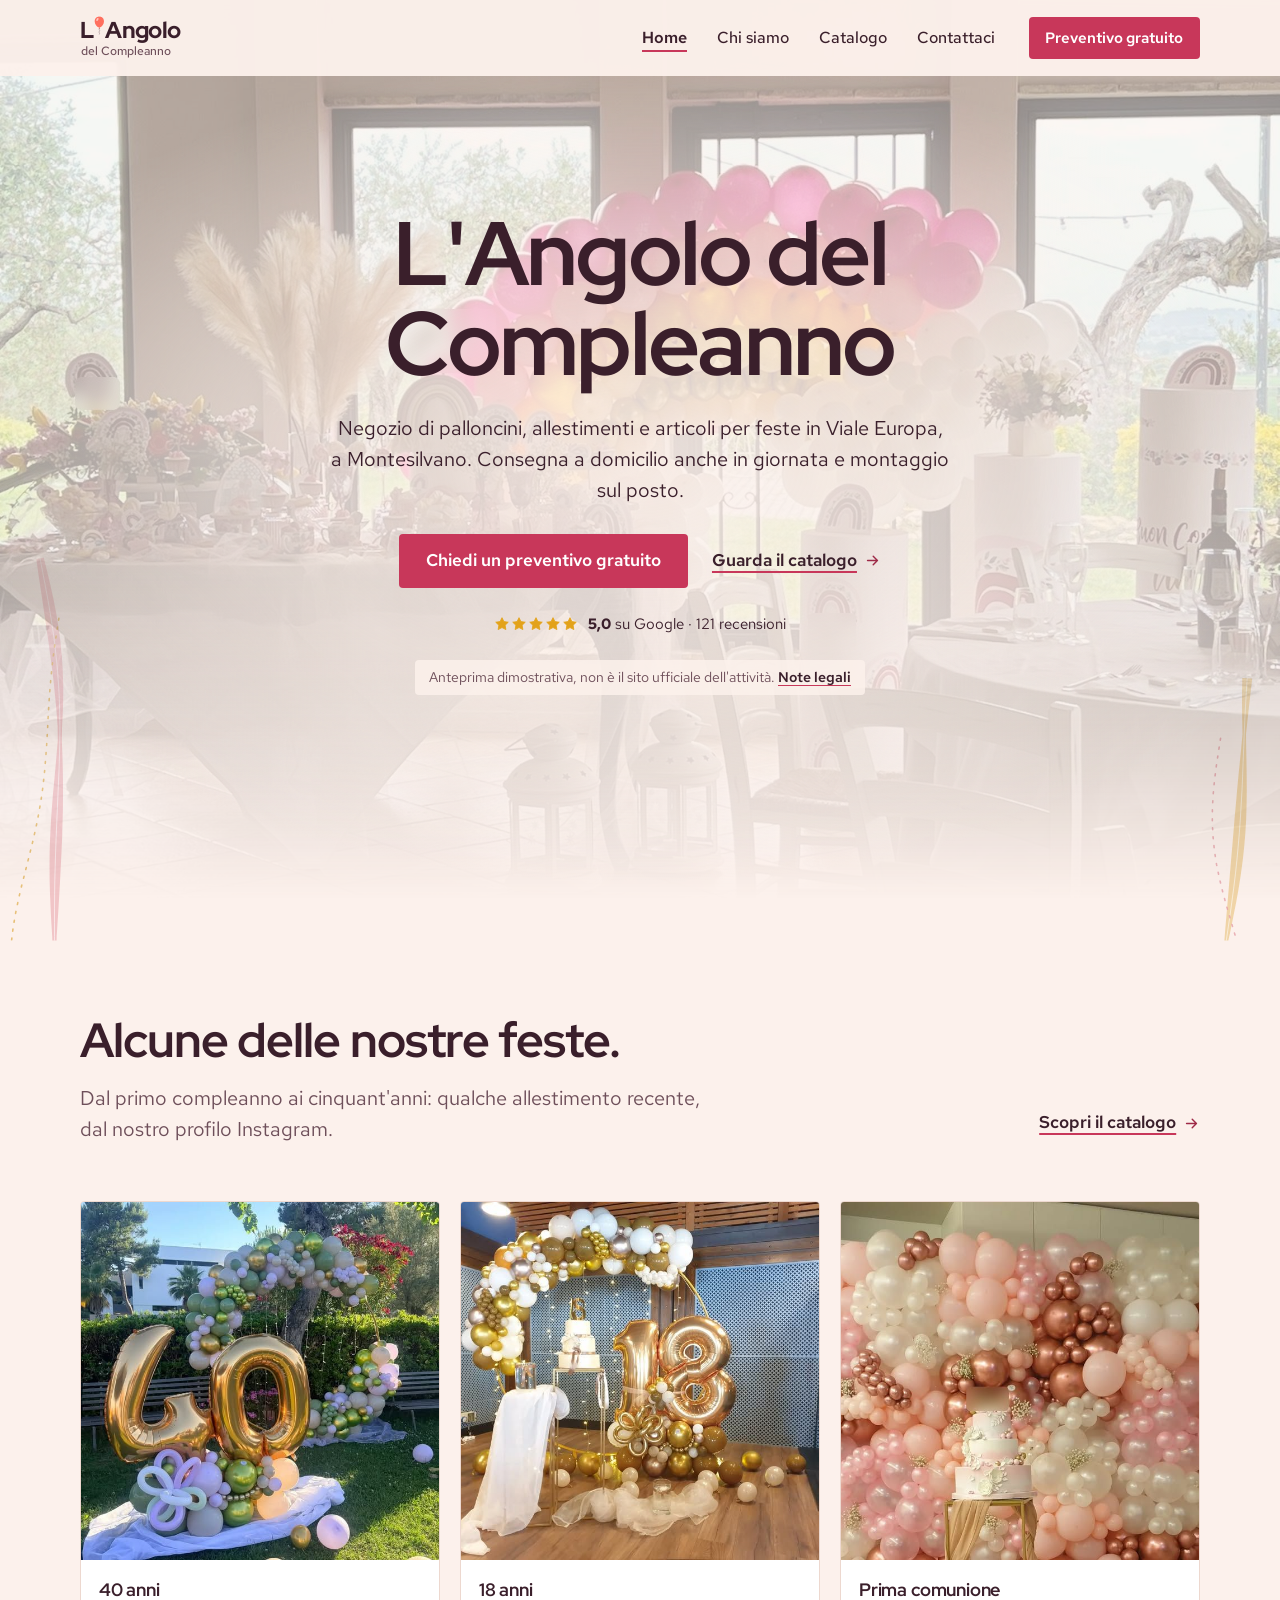
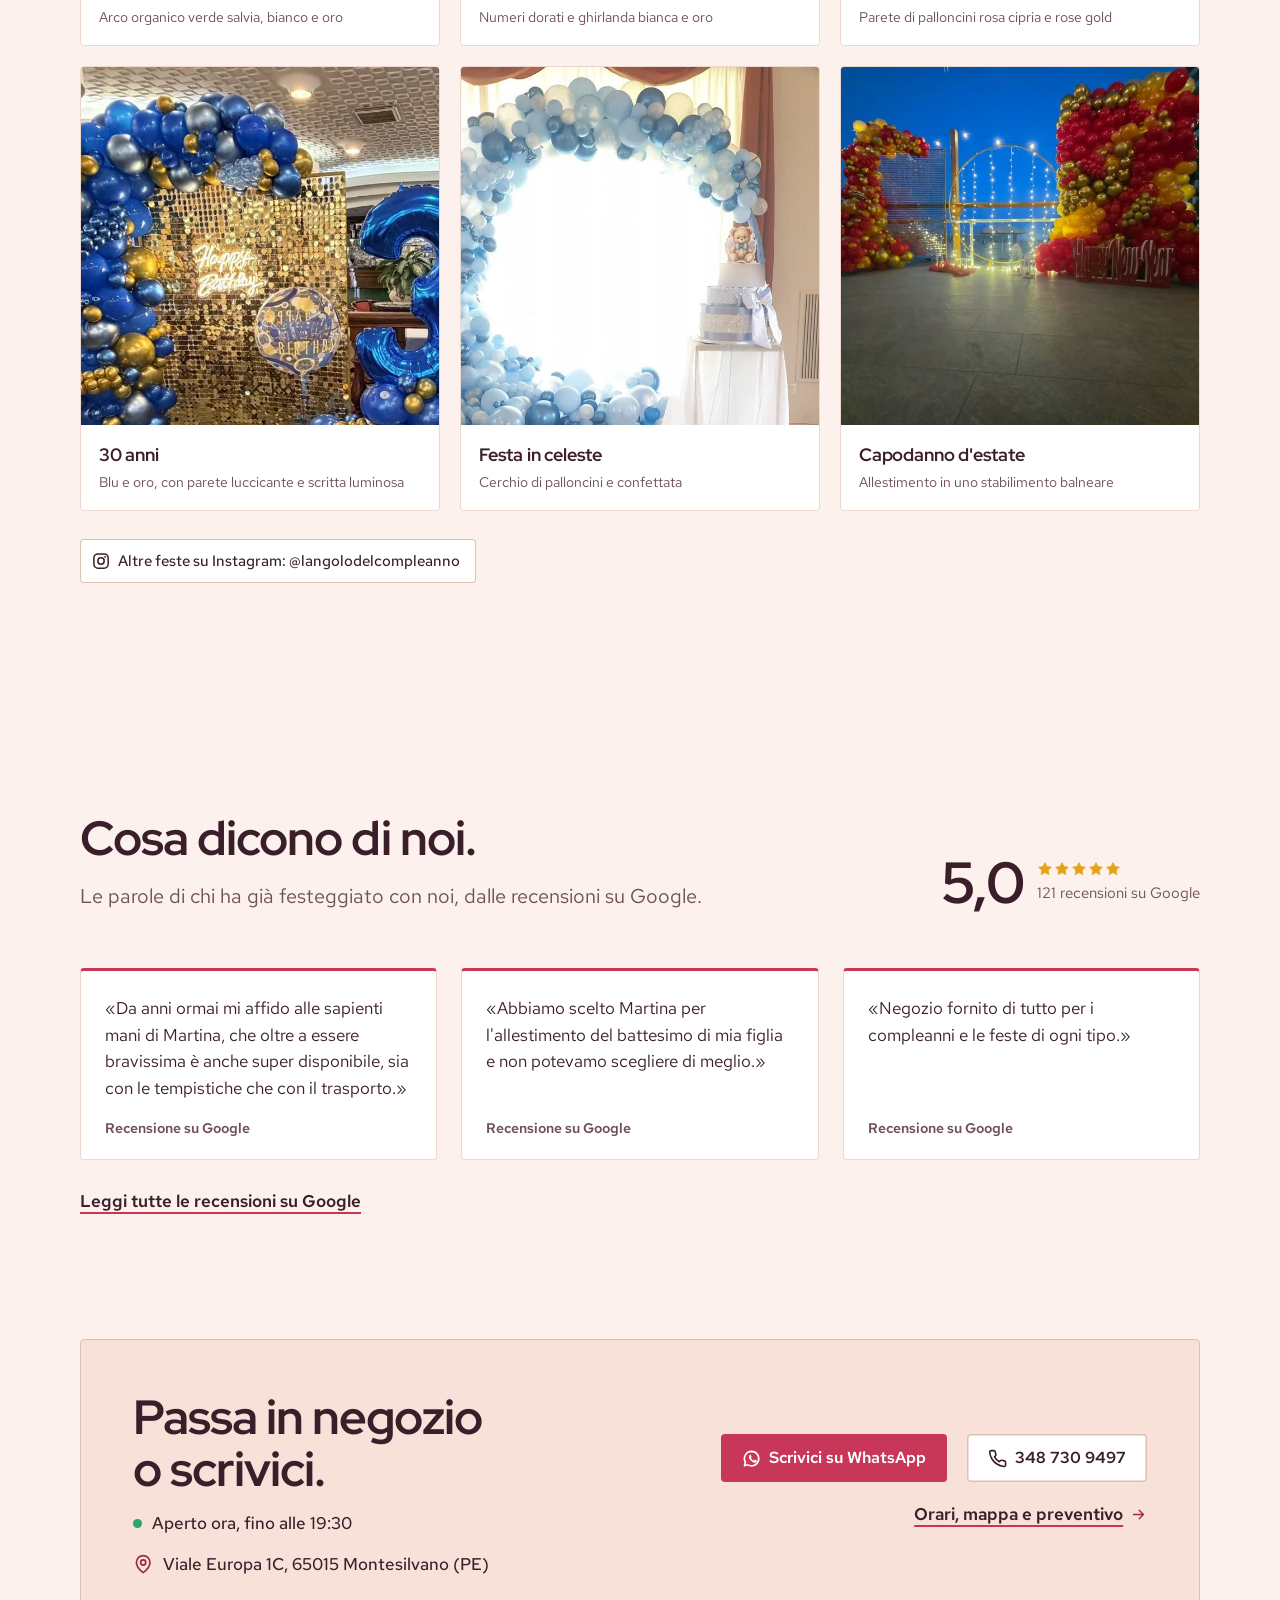
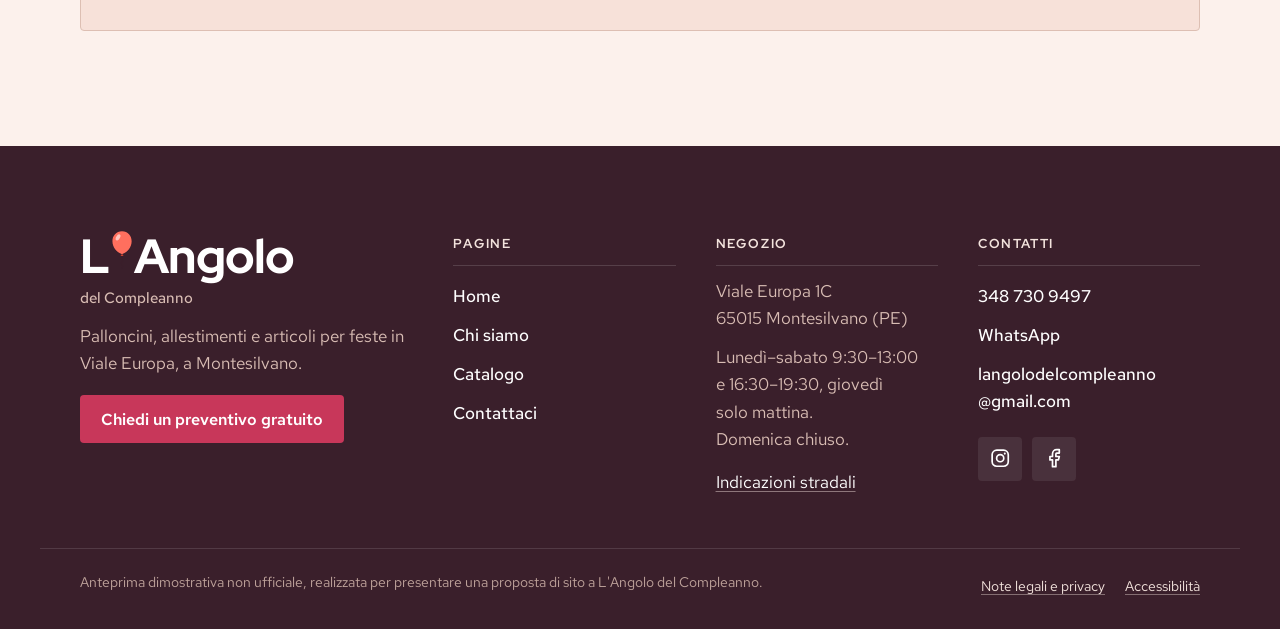
<file: index.html>
<!doctype html>
<html lang="it">
<head>
  <meta charset="utf-8">
  <meta name="viewport" content="width=device-width, initial-scale=1, viewport-fit=cover">
  <title>Anteprima sito · L'Angolo del Compleanno, Montesilvano</title>
  <meta name="description" content="Negozio di palloncini a Montesilvano (PE): allestimenti con palloncini per battesimi, comunioni, compleanni ed eventi. Consegna anche in giornata e montaggio sul posto.">
  <meta name="theme-color" content="#FCF1EC">
  <meta property="og:type" content="website">
  <meta property="og:locale" content="it_IT">
  <meta property="og:title" content="Anteprima sito · L'Angolo del Compleanno, Montesilvano">
  <meta property="og:description" content="Negozio di palloncini a Montesilvano (PE): allestimenti con palloncini per battesimi, comunioni, compleanni ed eventi. Consegna anche in giornata e montaggio sul posto.">
  <meta name="robots" content="noindex, nofollow, noarchive, noimageindex">
  <meta name="referrer" content="strict-origin-when-cross-origin">
  <link rel="icon" href="favicon.svg" type="image/svg+xml">
  <link rel="preload" href="fonts/redhat-display-latin.woff2" as="font" type="font/woff2" crossorigin>
  <link rel="preload" href="fonts/redhat-text-latin.woff2" as="font" type="font/woff2" crossorigin>
  <link rel="stylesheet" href="style.css?v=20260929b">
  <script>document.documentElement.classList.add('js')</script>
  <script src="script.js?v=20260929b" defer></script>
</head>
<body>

<svg class="sprite" width="0" height="0" aria-hidden="true" focusable="false"><defs><symbol id="i-whatsapp" viewBox="0 0 24 24"><path d="M12 3a9 9 0 0 0-7.7 13.6L3 21l4.5-1.2A9 9 0 1 0 12 3Z" fill="none" stroke="currentColor" stroke-width="2" stroke-linecap="round" stroke-linejoin="round"/><path d="M9.2 7.7c.2-.4.4-.4.7-.4h.5c.2 0 .4 0 .6.4l.8 1.9c.1.2.1.4 0 .6l-.5.7c-.1.2-.2.3-.1.6.4.8 1 1.4 1.6 1.9.6.5 1.2.8 1.9 1.1.2.1.4.1.5-.1l.7-.8c.2-.2.4-.2.6-.1l1.7.8c.2.1.4.2.4.4 0 .3 0 1.1-.5 1.6-.4.5-1.2.9-2 .9-.8 0-2.3-.3-4-1.8-1.9-1.6-3-3.6-3.2-4.2-.3-.9-.2-1.9.3-2.6Z" fill="currentColor"/></symbol><symbol id="i-phone" viewBox="0 0 24 24"><path d="M22 16.9v3a2 2 0 0 1-2.2 2 19.8 19.8 0 0 1-8.6-3.1 19.5 19.5 0 0 1-6-6A19.8 19.8 0 0 1 2.1 4.2 2 2 0 0 1 4.1 2h3a2 2 0 0 1 2 1.7c.1 1 .4 1.9.7 2.8a2 2 0 0 1-.5 2.1L8.1 9.9a16 16 0 0 0 6 6l1.3-1.3a2 2 0 0 1 2.1-.4c.9.3 1.8.6 2.8.7a2 2 0 0 1 1.7 2Z" fill="none" stroke="currentColor" stroke-width="2" stroke-linecap="round" stroke-linejoin="round"/></symbol><symbol id="i-pin" viewBox="0 0 24 24"><path d="M20 10c0 6-8 12-8 12s-8-6-8-12a8 8 0 0 1 16 0Z" fill="none" stroke="currentColor" stroke-width="2" stroke-linecap="round" stroke-linejoin="round"/><circle cx="12" cy="10" r="3" fill="none" stroke="currentColor" stroke-width="2" stroke-linecap="round" stroke-linejoin="round"/></symbol><symbol id="i-clock" viewBox="0 0 24 24"><circle cx="12" cy="12" r="10" fill="none" stroke="currentColor" stroke-width="2" stroke-linecap="round" stroke-linejoin="round"/><path d="M12 6v6l4 2" fill="none" stroke="currentColor" stroke-width="2" stroke-linecap="round" stroke-linejoin="round"/></symbol><symbol id="i-mail" viewBox="0 0 24 24"><rect x="2" y="4" width="20" height="16" rx="3" fill="none" stroke="currentColor" stroke-width="2" stroke-linecap="round" stroke-linejoin="round"/><path d="m22 7-9 5.7a2 2 0 0 1-2 0L2 7" fill="none" stroke="currentColor" stroke-width="2" stroke-linecap="round" stroke-linejoin="round"/></symbol><symbol id="i-instagram" viewBox="0 0 24 24"><rect x="2.5" y="2.5" width="19" height="19" rx="5.5" fill="none" stroke="currentColor" stroke-width="2" stroke-linecap="round" stroke-linejoin="round"/><circle cx="12" cy="12" r="4.2" fill="none" stroke="currentColor" stroke-width="2" stroke-linecap="round" stroke-linejoin="round"/><circle cx="17.4" cy="6.6" r="1.2" fill="currentColor"/></symbol><symbol id="i-facebook" viewBox="0 0 24 24"><path d="M18 2h-3a5 5 0 0 0-5 5v3H7v4h3v8h4v-8h3l1-4h-4V7a1 1 0 0 1 1-1h3Z" fill="none" stroke="currentColor" stroke-width="2" stroke-linecap="round" stroke-linejoin="round"/></symbol><symbol id="i-arrow-right" viewBox="0 0 24 24"><path d="M5 12h14M13 6l6 6-6 6" fill="none" stroke="currentColor" stroke-width="2" stroke-linecap="round" stroke-linejoin="round"/></symbol><symbol id="i-arrow-up-right" viewBox="0 0 24 24"><path d="M7 17 17 7M8 7h9v9" fill="none" stroke="currentColor" stroke-width="2" stroke-linecap="round" stroke-linejoin="round"/></symbol><symbol id="i-star" viewBox="0 0 24 24"><path d="M12 2.5l2.9 5.9 6.5.9-4.7 4.6 1.1 6.5L12 17.3l-5.8 3.1 1.1-6.5-4.7-4.6 6.5-.9Z" fill="currentColor" stroke="currentColor" stroke-width="1.2" stroke-linejoin="round"/></symbol><symbol id="i-check" viewBox="0 0 24 24"><path d="M20 6 9 17l-5-5" fill="none" stroke="currentColor" stroke-width="2" stroke-linecap="round" stroke-linejoin="round"/></symbol><symbol id="i-truck" viewBox="0 0 24 24"><path d="M14 18V6a2 2 0 0 0-2-2H4a2 2 0 0 0-2 2v11a1 1 0 0 0 1 1h2M15 18H9M19 18h2a1 1 0 0 0 1-1v-3.6a1 1 0 0 0-.2-.7l-3.5-4.3a1 1 0 0 0-.8-.4H14" fill="none" stroke="currentColor" stroke-width="2" stroke-linecap="round" stroke-linejoin="round"/><circle cx="17" cy="18" r="2" fill="none" stroke="currentColor" stroke-width="2" stroke-linecap="round" stroke-linejoin="round"/><circle cx="7" cy="18" r="2" fill="none" stroke="currentColor" stroke-width="2" stroke-linecap="round" stroke-linejoin="round"/></symbol><symbol id="i-wheelchair" viewBox="0 0 24 24"><circle cx="15.5" cy="4" r="1.6" fill="currentColor"/><path d="M18 19l1-7-6 1M5 8l3-3 5.5 3-2.4 3.5M4.2 14.5a5 5 0 0 0 6.9 6M13.8 17.5a5 5 0 0 0-6.9-6" fill="none" stroke="currentColor" stroke-width="2" stroke-linecap="round" stroke-linejoin="round"/></symbol><symbol id="i-card" viewBox="0 0 24 24"><rect x="2" y="5" width="20" height="14" rx="3" fill="none" stroke="currentColor" stroke-width="2" stroke-linecap="round" stroke-linejoin="round"/><path d="M2 10h20M6 15h4" fill="none" stroke="currentColor" stroke-width="2" stroke-linecap="round" stroke-linejoin="round"/></symbol><symbol id="i-sparkle" viewBox="0 0 24 24"><path d="M11 2.5l1.9 5.6 5.6 1.9-5.6 1.9L11 17.5l-1.9-5.6-5.6-1.9 5.6-1.9Z" fill="currentColor"/><path d="M19 14.5l.8 2.2 2.2.8-2.2.8-.8 2.2-.8-2.2-2.2-.8 2.2-.8Z" fill="currentColor"/></symbol><symbol id="i-palette" viewBox="0 0 24 24"><path d="M12 2a10 10 0 0 0 0 20c1 0 1.7-.8 1.7-1.7 0-.4-.2-.8-.5-1.1-.3-.3-.4-.7-.4-1.1 0-.9.7-1.7 1.7-1.7h2a5.6 5.6 0 0 0 5.5-5.5C22 6 17.5 2 12 2Z" fill="none" stroke="currentColor" stroke-width="2" stroke-linecap="round" stroke-linejoin="round"/><circle cx="13.5" cy="6.5" r="1.2" fill="currentColor"/><circle cx="17.5" cy="10.5" r="1.2" fill="currentColor"/><circle cx="8.5" cy="7.5" r="1.2" fill="currentColor"/><circle cx="6.5" cy="12.5" r="1.2" fill="currentColor"/></symbol><symbol id="i-heart" viewBox="0 0 24 24"><path d="M19 14c1.5-1.5 3-3.2 3-5.5A5.5 5.5 0 0 0 16.5 3c-1.8 0-3 .5-4.5 2-1.5-1.5-2.7-2-4.5-2A5.5 5.5 0 0 0 2 8.5c0 2.3 1.5 4 3 5.5l7 7Z" fill="none" stroke="currentColor" stroke-width="2" stroke-linecap="round" stroke-linejoin="round"/></symbol><symbol id="i-gift" viewBox="0 0 24 24"><rect x="3" y="8" width="18" height="4" rx="1" fill="none" stroke="currentColor" stroke-width="2" stroke-linecap="round" stroke-linejoin="round"/><path d="M12 8v13M19 12v7a2 2 0 0 1-2 2H7a2 2 0 0 1-2-2v-7M7.5 8a2.5 2.5 0 0 1 0-5C10 3 12 8 12 8s2-5 4.5-5a2.5 2.5 0 0 1 0 5" fill="none" stroke="currentColor" stroke-width="2" stroke-linecap="round" stroke-linejoin="round"/></symbol><symbol id="i-plus" viewBox="0 0 24 24"><path d="M12 5v14M5 12h14" fill="none" stroke="currentColor" stroke-width="2" stroke-linecap="round" stroke-linejoin="round"/></symbol><symbol id="i-map" viewBox="0 0 24 24"><path d="M14.1 5.6a2 2 0 0 0 1.8 0l3.7-1.9a1 1 0 0 1 1.4.9v12.8a1 1 0 0 1-.6.9l-4.5 2.3a2 2 0 0 1-1.8 0l-4.2-2.1a2 2 0 0 0-1.8 0l-3.7 1.9A1 1 0 0 1 3 19.4V6.6a1 1 0 0 1 .6-.9l4.5-2.3a2 2 0 0 1 1.8 0ZM15 5.8v15M9 3.2v15" fill="none" stroke="currentColor" stroke-width="2" stroke-linecap="round" stroke-linejoin="round"/></symbol><symbol id="i-rotate" viewBox="0 0 24 24"><path d="M3 12a9 9 0 1 0 2.6-6.4L3 8M3 3v5h5" fill="none" stroke="currentColor" stroke-width="2" stroke-linecap="round" stroke-linejoin="round"/></symbol><symbol id="i-bag" viewBox="0 0 24 24"><path d="M6 7h12l1 13a1 1 0 0 1-1 1H6a1 1 0 0 1-1-1L6 7Z" fill="none" stroke="currentColor" stroke-width="2" stroke-linecap="round" stroke-linejoin="round"/><path d="M9 10V6a3 3 0 0 1 6 0v4" fill="none" stroke="currentColor" stroke-width="2" stroke-linecap="round" stroke-linejoin="round"/></symbol><symbol id="i-type" viewBox="0 0 24 24"><path d="M4 7V5h16v2M12 5v14M9 19h6" fill="none" stroke="currentColor" stroke-width="2" stroke-linecap="round" stroke-linejoin="round"/></symbol><symbol id="i-cake" viewBox="0 0 24 24"><path d="M4 21V12a2 2 0 0 1 2-2h12a2 2 0 0 1 2 2v9M2 21h20M4 15c1.5 1 3 1 4 0s3-1 4 0 3 1 4 0 3-1 4 0M12 10V7" fill="none" stroke="currentColor" stroke-width="2" stroke-linecap="round" stroke-linejoin="round"/><path d="M12 3.5c.8.9 1 1.6.6 2.2a.7.7 0 0 1-1.2 0c-.4-.6-.2-1.3.6-2.2Z" fill="currentColor"/></symbol><symbol id="i-store" viewBox="0 0 24 24"><path d="M3 9l1.5-5h15L21 9M3 9v11h18V9M3 9h18M9 20v-6h6v6" fill="none" stroke="currentColor" stroke-width="2" stroke-linecap="round" stroke-linejoin="round"/></symbol><symbol id="logo-balloon" viewBox="0 0 20 36"><path d="M10 .8C15.3.8 18.7 4.8 18.7 9.9 18.7 15.3 14.7 19.9 10.8 21.3L10 21.7 9.2 21.3C5.3 19.9 1.3 15.3 1.3 9.9 1.3 4.8 4.7.8 10 .8Z" fill="#FF6F5E"/><path d="M8.6 23.4 10 21.4 11.4 23.4Z" fill="#D94430"/><ellipse cx="6.4" cy="6.4" rx="1.7" ry="3.1" transform="rotate(30 6.4 6.4)" fill="#fff" opacity=".6"/><path d="M10 23.4c-2.2 1.8 2.2 3 0 5s2 3.2.2 5.6" fill="none" stroke="#3A1F2B" stroke-width="1.1" stroke-linecap="round" opacity=".5"/></symbol></defs></svg>

<a class="skip" href="#main">Vai al contenuto</a>

<header class="site-header" data-header>
  <div class="wrap header-inner">
    <a class="brand" href="./" aria-label="L'Angolo del Compleanno, vai alla home">
      <span class="brand-name" aria-hidden="true">L<svg class="brand-balloon" viewBox="0 0 20 36" focusable="false"><use href="#logo-balloon"/></svg>Angolo</span>
      <span class="brand-sub" aria-hidden="true">del Compleanno</span>
    </a>
    <nav class="nav" aria-label="Navigazione principale">
      <div class="menu" id="menu" data-menu>
        <ul class="nav-list">
          <li><a href="./" aria-current="page">Home</a></li>
          <li><a href="chi-siamo">Chi siamo</a></li>
          <li><a href="catalogo">Catalogo</a></li>
          <li><a href="contatti">Contattaci</a></li>
        </ul>
        <div class="menu-extra">
          <p class="status" data-status-wrap><span class="dot" aria-hidden="true"></span><span data-status>Viale Europa 1C, Montesilvano</span></p>
          <div class="menu-actions">
            <a class="btn btn-ink js-whatsapp" href="https://wa.me/393487309497?text=Ciao%20Martina%21%20Vorrei%20qualche%20informazione%20per%20una%20festa." target="_blank" rel="noopener"><svg class="i" aria-hidden="true"><use href="#i-whatsapp"/></svg>WhatsApp<span class="sr-only"> (si apre in una nuova scheda)</span></a>
            <a class="btn btn-line js-phone" href="tel:+393487309497"><svg class="i" aria-hidden="true"><use href="#i-phone"/></svg>Chiama</a>
          </div>
        </div>
      </div>
      <a class="btn btn-primary btn-sm nav-cta" href="contatti#preventivo">Preventivo gratuito</a>
      <button class="menu-btn" type="button" aria-expanded="false" aria-controls="menu" data-menu-btn>
        <span class="sr-only">Apri il menu</span>
        <span class="menu-icon" aria-hidden="true"><i></i><i></i></span>
      </button>
    </nav>
  </div>
</header>

<main id="main">
  <div class="ribbons" aria-hidden="true" data-ribbons></div>

  <section class="hero" id="top" aria-labelledby="hero-title" data-intro>
    <div class="hero-media">
      <img src="img/hero-1600.jpg" srcset="img/hero-900.jpg 900w, img/hero-1600.jpg 1600w" sizes="(orientation: portrait) 134vh, 100vw" alt="Arco di palloncini rosa, oro e bianchi con tavolo dei dolci, allestito da L'Angolo del Compleanno" width="1600" height="1200" fetchpriority="high" decoding="async">
    </div>
    <div class="wrap hero-inner">
      <h1 id="hero-title" class="display" data-split>L'Angolo del Compleanno</h1>
      <p class="lead" data-hero-in>Negozio di palloncini, allestimenti e articoli per feste in Viale Europa, a&nbsp;Montesilvano. Consegna a domicilio anche in giornata e montaggio sul posto.</p>
      <div class="hero-actions" data-hero-in>
        <a class="btn btn-primary btn-lg" href="contatti#preventivo" data-intro-cta>Chiedi un preventivo gratuito</a>
        <a class="text-link" href="catalogo">Guarda il catalogo<svg class="i i-arrow" aria-hidden="true"><use href="#i-arrow-right"/></svg></a>
      </div>
      <a class="rating js-reviews" href="https://www.google.com/maps/search/?api=1&amp;query=L%27Angolo%20del%20Compleanno%2C%20Viale%20Europa%201C%2C%2065015%20Montesilvano%20PE" target="_blank" rel="noopener" data-hero-in>
        <span class="rating-stars" aria-hidden="true"><svg class="i"><use href="#i-star"/></svg><svg class="i"><use href="#i-star"/></svg><svg class="i"><use href="#i-star"/></svg><svg class="i"><use href="#i-star"/></svg><svg class="i"><use href="#i-star"/></svg></span>
        <span><strong>5,0</strong> su Google · 121 recensioni</span><span class="sr-only"> (si apre in una nuova scheda)</span></a>
      <p class="demo-note" data-hero-in>Anteprima dimostrativa, non è il sito ufficiale dell'attività. <a href="note-legali">Note legali</a></p>
    </div>
  </section>

  <section class="section works" aria-labelledby="works-title">
    <div class="wrap">
      <header class="section-head section-head-split">
        <div>
          <h2 id="works-title" class="h2" data-reveal>Alcune delle nostre feste.</h2>
          <p class="lead" data-reveal>Dal primo compleanno ai cinquant'anni: qualche allestimento recente, dal nostro profilo Instagram.</p>
        </div>
        <a class="text-link" href="catalogo" data-reveal>Scopri il catalogo<svg class="i i-arrow" aria-hidden="true"><use href="#i-arrow-right"/></svg></a>
      </header>

      <ul class="works-grid" data-stagger>
        <li class="work" data-reveal>
          <a href="https://www.instagram.com/p/DaUxuZliEcN/" target="_blank" rel="noopener">
            <span class="work-img"><img src="img/lavori/40-anni-arco-organico.jpg" alt="" width="640" height="640" loading="lazy" decoding="async"></span>
            <span class="work-caption"><strong>40 anni</strong><span>Arco organico verde salvia, bianco e oro</span></span>
            <span class="sr-only"> (post su Instagram, si apre in una nuova scheda)</span>
          </a>
        </li>
        <li class="work" data-reveal>
          <a href="https://www.instagram.com/p/DZzZhcIiBi9/" target="_blank" rel="noopener">
            <span class="work-img"><img src="img/lavori/18-anni-numeri-oro.jpg" alt="" width="640" height="640" loading="lazy" decoding="async"></span>
            <span class="work-caption"><strong>18 anni</strong><span>Numeri dorati e ghirlanda bianca e oro</span></span>
            <span class="sr-only"> (post su Instagram, si apre in una nuova scheda)</span>
          </a>
        </li>
        <li class="work" data-reveal>
          <a href="https://www.instagram.com/p/DX_Y7HFiO_Y/" target="_blank" rel="noopener">
            <span class="work-img"><img src="img/lavori/comunione-parete-rosa.jpg" alt="" width="640" height="640" loading="lazy" decoding="async"></span>
            <span class="work-caption"><strong>Prima comunione</strong><span>Parete di palloncini rosa cipria e rose gold</span></span>
            <span class="sr-only"> (post su Instagram, si apre in una nuova scheda)</span>
          </a>
        </li>
        <li class="work" data-reveal>
          <a href="https://www.instagram.com/p/DWyMXAqCJ0s/" target="_blank" rel="noopener">
            <span class="work-img"><img src="img/lavori/30-anni-blu-oro.jpg" alt="" width="640" height="640" loading="lazy" decoding="async"></span>
            <span class="work-caption"><strong>30 anni</strong><span>Blu e oro, con parete luccicante e scritta luminosa</span></span>
            <span class="sr-only"> (post su Instagram, si apre in una nuova scheda)</span>
          </a>
        </li>
        <li class="work" data-reveal>
          <a href="https://www.instagram.com/p/DQw0J_3jOnk/" target="_blank" rel="noopener">
            <span class="work-img"><img src="img/lavori/battesimo-cerchio-azzurro.jpg" alt="" width="640" height="640" loading="lazy" decoding="async"></span>
            <span class="work-caption"><strong>Festa in celeste</strong><span>Cerchio di palloncini e confettata</span></span>
            <span class="sr-only"> (post su Instagram, si apre in una nuova scheda)</span>
          </a>
        </li>
        <li class="work" data-reveal>
          <a href="https://www.instagram.com/p/DcZF5DaiMCk/" target="_blank" rel="noopener">
            <span class="work-img"><img src="img/lavori/capodanno-estivo-lido.jpg" alt="" width="640" height="640" loading="lazy" decoding="async"></span>
            <span class="work-caption"><strong>Capodanno d'estate</strong><span>Allestimento in uno stabilimento balneare</span></span>
            <span class="sr-only"> (post su Instagram, si apre in una nuova scheda)</span>
          </a>
        </li>
      </ul>

      <p class="works-more" data-reveal>
        <a class="social-link" href="https://www.instagram.com/langolodelcompleanno/" target="_blank" rel="noopener"><svg class="i" aria-hidden="true"><use href="#i-instagram"/></svg>Altre feste su Instagram: @langolodelcompleanno<span class="sr-only"> (si apre in una nuova scheda)</span></a>
      </p>
    </div>
  </section>

  <section class="section reviews-section" aria-labelledby="reviews-title">
    <div class="wrap">
      <header class="section-head section-head-split">
        <div>
          <h2 id="reviews-title" class="h2" data-reveal>Cosa dicono di noi.</h2>
          <p class="lead" data-reveal>Le parole di chi ha già festeggiato con noi, dalle recensioni su Google.</p>
        </div>
        <div class="reviews-score" data-reveal>
          <strong>5,0</strong>
          <span><span class="rating-stars" aria-hidden="true"><svg class="i"><use href="#i-star"/></svg><svg class="i"><use href="#i-star"/></svg><svg class="i"><use href="#i-star"/></svg><svg class="i"><use href="#i-star"/></svg><svg class="i"><use href="#i-star"/></svg></span><span class="reviews-count">121 recensioni su Google</span></span>
        </div>
      </header>
      <div class="quotes" data-stagger>
        <figure class="quote" data-reveal>
          <blockquote><p>Da anni ormai mi affido alle sapienti mani di Martina, che oltre a essere bravissima è anche super disponibile, sia con le tempistiche che con il trasporto.</p></blockquote>
          <figcaption>Recensione su Google</figcaption>
        </figure>
        <figure class="quote" data-reveal>
          <blockquote><p>Abbiamo scelto Martina per l'allestimento del battesimo di mia figlia e non potevamo scegliere di meglio.</p></blockquote>
          <figcaption>Recensione su Google</figcaption>
        </figure>
        <figure class="quote" data-reveal>
          <blockquote><p>Negozio fornito di tutto per i compleanni e le feste di ogni tipo.</p></blockquote>
          <figcaption>Recensione su Google</figcaption>
        </figure>
      </div>
      <a class="text-link reviews-link js-reviews" href="https://www.google.com/maps/search/?api=1&amp;query=L%27Angolo%20del%20Compleanno%2C%20Viale%20Europa%201C%2C%2065015%20Montesilvano%20PE" target="_blank" rel="noopener" data-reveal>Leggi tutte le recensioni su Google<span class="sr-only"> (si apre in una nuova scheda)</span></a>
    </div>
  </section>

  <section class="section visit" aria-labelledby="visit-title">
    <div class="wrap">
      <div class="visit-card" data-reveal>
        <div class="visit-copy">
          <h2 id="visit-title" class="h2">Passa in negozio o scrivici.</h2>
          <p class="status" data-status-wrap><span class="dot" aria-hidden="true"></span><span data-status>Orari nella pagina Contattaci</span></p>
          <p class="visit-addr"><svg class="i" aria-hidden="true"><use href="#i-pin"/></svg>Viale Europa 1C, 65015 Montesilvano (PE)</p>
        </div>
        <div class="visit-actions">
          <a class="btn btn-primary js-whatsapp" href="https://wa.me/393487309497?text=Ciao%20Martina%21%20Vorrei%20qualche%20informazione%20per%20una%20festa." target="_blank" rel="noopener"><svg class="i" aria-hidden="true"><use href="#i-whatsapp"/></svg>Scrivici su WhatsApp<span class="sr-only"> (si apre in una nuova scheda)</span></a>
          <a class="btn btn-line js-phone" href="tel:+393487309497"><svg class="i" aria-hidden="true"><use href="#i-phone"/></svg>348 730 9497</a>
          <a class="text-link" href="contatti">Orari, mappa e preventivo<svg class="i i-arrow" aria-hidden="true"><use href="#i-arrow-right"/></svg></a>
        </div>
      </div>
    </div>
  </section>
</main>

<footer class="site-footer">
  <div class="wrap footer-top">
    <div class="footer-brand">
      <p class="footer-name">L<svg class="brand-balloon" viewBox="0 0 20 36" aria-hidden="true" focusable="false"><use href="#logo-balloon"/></svg>Angolo<span>del Compleanno</span></p>
      <p>Palloncini, allestimenti e articoli per feste in Viale Europa, a Montesilvano.</p>
      <a class="btn btn-primary" href="contatti#preventivo">Chiedi un preventivo gratuito</a>
    </div>
    <nav class="footer-col" aria-labelledby="ft-pages">
      <h2 class="footer-title" id="ft-pages">Pagine</h2>
      <ul class="footer-links">
          <li><a href="./">Home</a></li>
          <li><a href="chi-siamo">Chi siamo</a></li>
          <li><a href="catalogo">Catalogo</a></li>
          <li><a href="contatti">Contattaci</a></li>
      </ul>
    </nav>
    <div class="footer-col">
      <h2 class="footer-title">Negozio</h2>
      <p>Viale Europa 1C<br>65015 Montesilvano (PE)</p>
      <p>Lunedì–sabato 9:30–13:00<br>e 16:30–19:30, giovedì solo mattina.<br>Domenica chiuso.</p>
      <a class="footer-more js-directions" href="https://www.google.com/maps/dir/?api=1&amp;destination=L%27Angolo%20del%20Compleanno%2C%20Viale%20Europa%201C%2C%2065015%20Montesilvano%20PE" target="_blank" rel="noopener">Indicazioni stradali<span class="sr-only"> (si apre in una nuova scheda)</span></a>
    </div>
    <div class="footer-col">
      <h2 class="footer-title">Contatti</h2>
      <ul class="footer-links">
        <li><a class="js-phone" href="tel:+393487309497">348 730 9497</a></li>
        <li><a class="js-whatsapp" href="https://wa.me/393487309497?text=Ciao%20Martina%21%20Vorrei%20qualche%20informazione%20per%20una%20festa." target="_blank" rel="noopener">WhatsApp<span class="sr-only"> (si apre in una nuova scheda)</span></a></li>
        <li><a class="js-email" href="mailto:langolodelcompleanno@gmail.com">langolodelcompleanno<wbr>@gmail.com</a></li>
      </ul>
      <p class="footer-social">
        <a href="https://www.instagram.com/langolodelcompleanno/" target="_blank" rel="noopener" aria-label="Instagram (si apre in una nuova scheda)"><svg class="i" aria-hidden="true"><use href="#i-instagram"/></svg></a>
        <a href="https://www.facebook.com/langolodelcompleanno/" target="_blank" rel="noopener" aria-label="Facebook (si apre in una nuova scheda)"><svg class="i" aria-hidden="true"><use href="#i-facebook"/></svg></a>
      </p>
    </div>
  </div>
  <div class="wrap footer-base">
    <p>Anteprima dimostrativa non ufficiale, realizzata per presentare una proposta di sito a L'Angolo del Compleanno.</p>
    <p class="footer-legal"><a href="note-legali">Note legali e privacy</a><a href="accessibilita">Accessibilità</a></p>
  </div>
</footer>

<div class="mbar" data-mbar aria-hidden="true">
  <a class="btn btn-line js-phone" href="tel:+393487309497" tabindex="-1"><svg class="i" aria-hidden="true"><use href="#i-phone"/></svg>Chiama</a>
  <a class="btn btn-primary js-whatsapp" href="https://wa.me/393487309497?text=Ciao%20Martina%21%20Vorrei%20qualche%20informazione%20per%20una%20festa." tabindex="-1" target="_blank" rel="noopener"><svg class="i" aria-hidden="true"><use href="#i-whatsapp"/></svg>Scrivici su WhatsApp<span class="sr-only"> (si apre in una nuova scheda)</span></a>
</div>

</body>
</html>
</file>
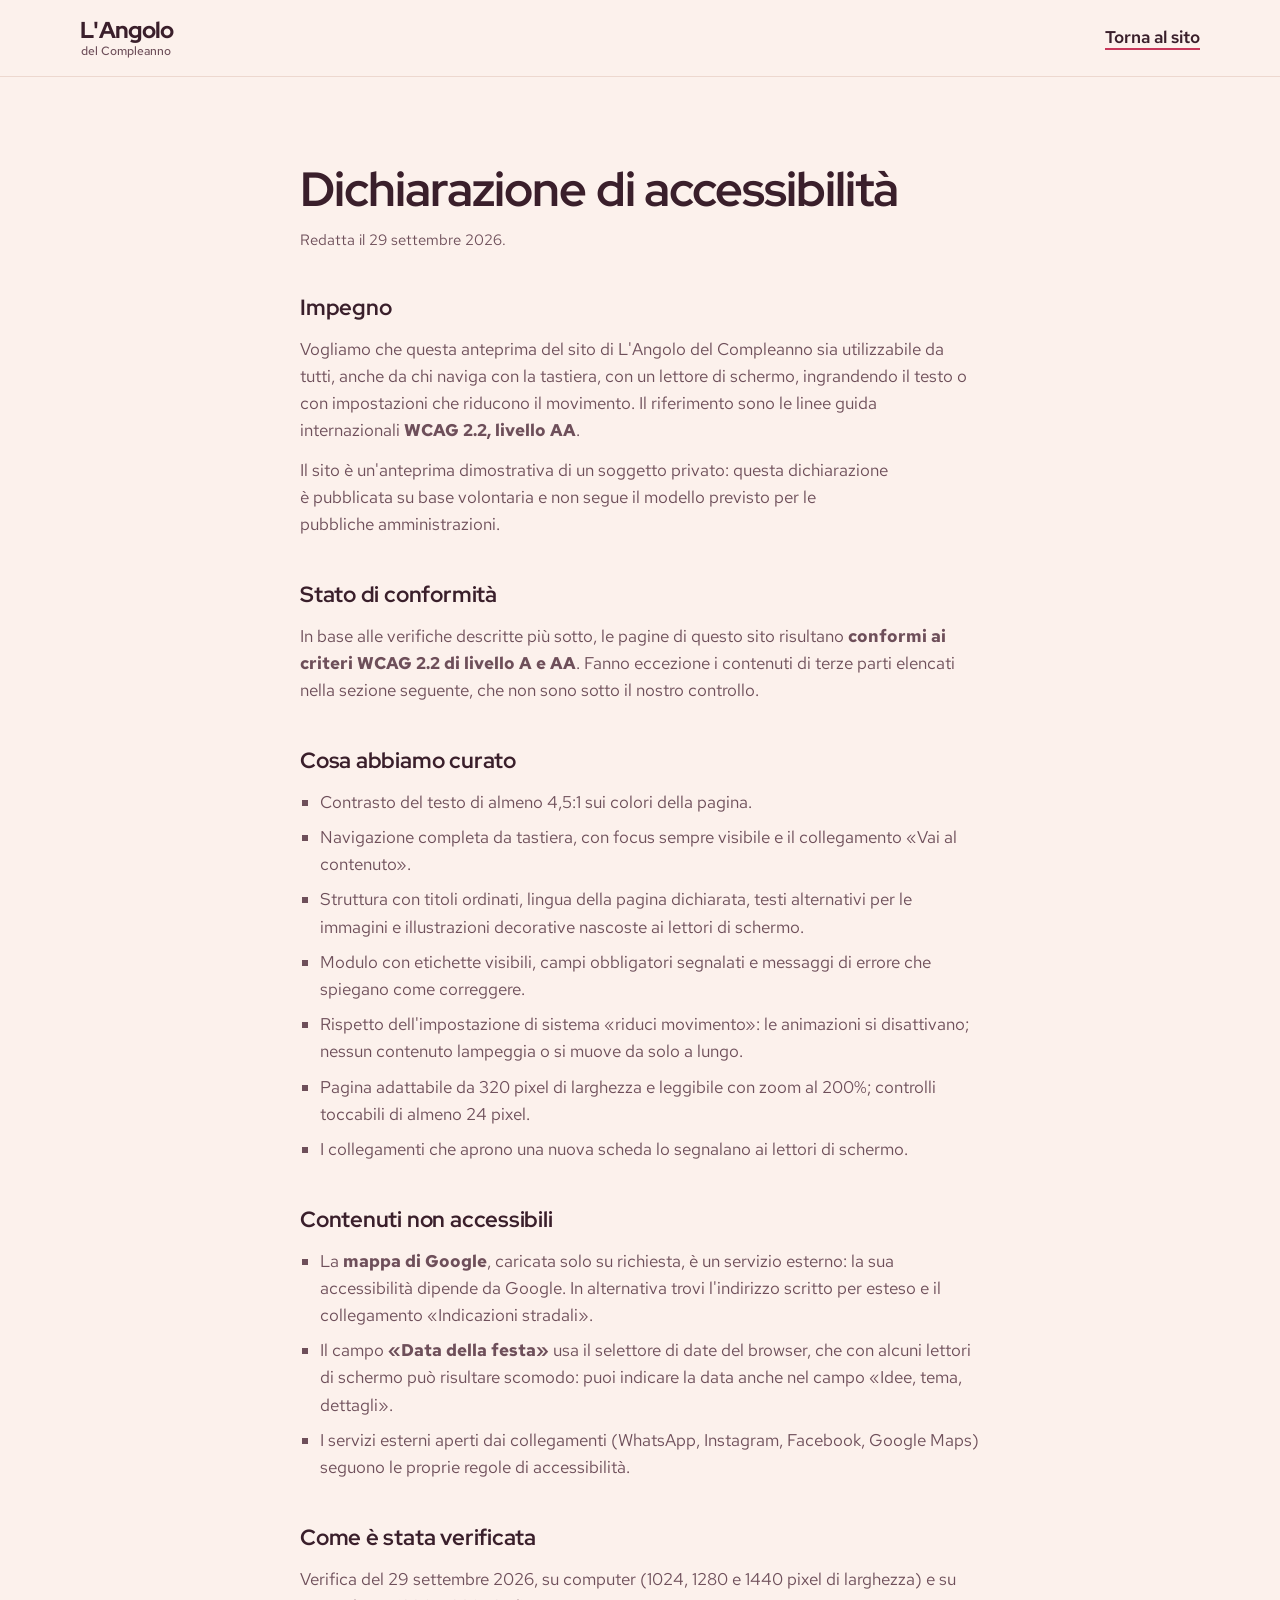
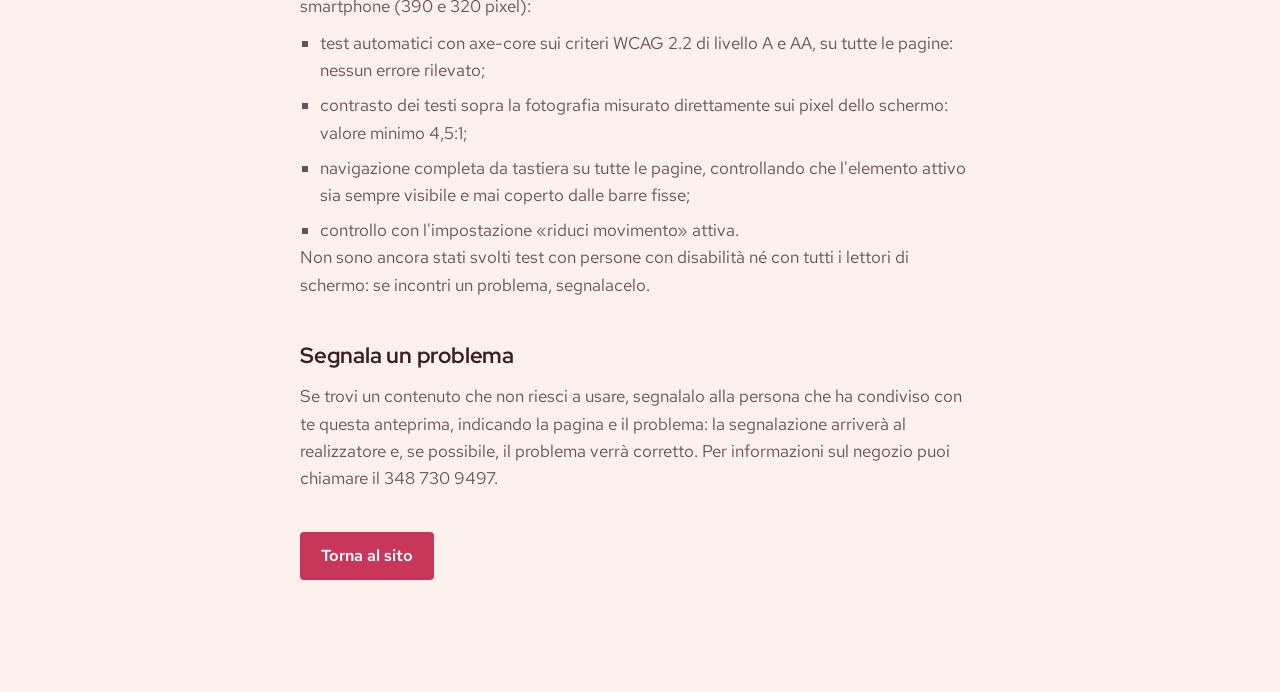
<file: accessibilita.html>
<!doctype html>
<html lang="it">
<head>
  <meta charset="utf-8">
  <meta name="viewport" content="width=device-width, initial-scale=1, viewport-fit=cover">
  <title>Dichiarazione di accessibilità · Anteprima sito L'Angolo del Compleanno</title>
  <meta name="description" content="Dichiarazione di accessibilità dell'anteprima dimostrativa del sito di L'Angolo del Compleanno.">
  <meta name="theme-color" content="#FCF1EC">
  <meta name="robots" content="noindex, nofollow, noarchive, noimageindex">
  <meta name="referrer" content="strict-origin-when-cross-origin">
  <link rel="icon" href="favicon.svg" type="image/svg+xml">
  <link rel="preload" href="fonts/redhat-display-latin.woff2" as="font" type="font/woff2" crossorigin>
  <link rel="preload" href="fonts/redhat-text-latin.woff2" as="font" type="font/woff2" crossorigin>
  <link rel="stylesheet" href="style.css?v=20260929a">
</head>
<body class="legal-page">
<a class="skip" href="#main">Vai al contenuto</a>

<header class="site-header is-scrolled">
  <div class="wrap header-inner">
    <a class="brand" href="./" aria-label="Torna all'anteprima del sito">
      <span class="brand-name" aria-hidden="true">L'Angolo</span>
      <span class="brand-sub" aria-hidden="true">del Compleanno</span>
    </a>
    <a class="text-link" href="./">Torna al sito</a>
  </div>
</header>

<main id="main" class="legal">
  <div class="wrap">
    <h1>Dichiarazione di accessibilità</h1>
    <p class="updated">Redatta il 29 settembre 2026.</p>

    <h2>Impegno</h2>
    <p>Vogliamo che questa anteprima del sito di L'Angolo del Compleanno sia utilizzabile da tutti, anche da chi naviga con la tastiera, con un lettore di schermo, ingrandendo il testo o con impostazioni che riducono il movimento. Il riferimento sono le linee guida internazionali <strong>WCAG 2.2, livello AA</strong>.</p>
    <p>Il sito è un'anteprima dimostrativa di un soggetto privato: questa dichiarazione è pubblicata su base volontaria e non segue il modello previsto per le pubbliche amministrazioni.</p>

    <h2>Stato di conformità</h2>
    <p>In base alle verifiche descritte più sotto, le pagine di questo sito risultano <strong>conformi ai criteri WCAG 2.2 di livello A e AA</strong>. Fanno eccezione i contenuti di terze parti elencati nella sezione seguente, che non sono sotto il nostro controllo.</p>

    <h2>Cosa abbiamo curato</h2>
    <ul>
      <li>Contrasto del testo di almeno 4,5:1 sui colori della pagina.</li>
      <li>Navigazione completa da tastiera, con focus sempre visibile e il collegamento «Vai al contenuto».</li>
      <li>Struttura con titoli ordinati, lingua della pagina dichiarata, testi alternativi per le immagini e illustrazioni decorative nascoste ai lettori di schermo.</li>
      <li>Modulo con etichette visibili, campi obbligatori segnalati e messaggi di errore che spiegano come correggere.</li>
      <li>Rispetto dell'impostazione di sistema «riduci movimento»: le animazioni si disattivano; nessun contenuto lampeggia o si muove da solo a lungo.</li>
      <li>Pagina adattabile da 320 pixel di larghezza e leggibile con zoom al 200%; controlli toccabili di almeno 24 pixel.</li>
      <li>I collegamenti che aprono una nuova scheda lo segnalano ai lettori di schermo.</li>
    </ul>

    <h2>Contenuti non accessibili</h2>
    <ul>
      <li>La <strong>mappa di Google</strong>, caricata solo su richiesta, è un servizio esterno: la sua accessibilità dipende da Google. In alternativa trovi l'indirizzo scritto per esteso e il collegamento «Indicazioni stradali».</li>
      <li>Il campo <strong>«Data della festa»</strong> usa il selettore di date del browser, che con alcuni lettori di schermo può risultare scomodo: puoi indicare la data anche nel campo «Idee, tema, dettagli».</li>
      <li>I servizi esterni aperti dai collegamenti (WhatsApp, Instagram, Facebook, Google Maps) seguono le proprie regole di accessibilità.</li>
    </ul>

    <h2>Come è stata verificata</h2>
    <p>Verifica del 29 settembre 2026, su computer (1024, 1280 e 1440 pixel di larghezza) e su smartphone (390 e 320 pixel):</p>
    <ul>
      <li>test automatici con axe-core sui criteri WCAG 2.2 di livello A e AA, su tutte le pagine: nessun errore rilevato;</li>
      <li>contrasto dei testi sopra la fotografia misurato direttamente sui pixel dello schermo: valore minimo 4,5:1;</li>
      <li>navigazione completa da tastiera su tutte le pagine, controllando che l'elemento attivo sia sempre visibile e mai coperto dalle barre fisse;</li>
      <li>controllo con l'impostazione «riduci movimento» attiva.</li>
    </ul>
    <p>Non sono ancora stati svolti test con persone con disabilità né con tutti i lettori di schermo: se incontri un problema, segnalacelo.</p>

    <h2>Segnala un problema</h2>
    <p>Se trovi un contenuto che non riesci a usare, segnalalo alla persona che ha condiviso con te questa anteprima, indicando la pagina e il problema: la segnalazione arriverà al realizzatore e, se possibile, il problema verrà corretto. Per informazioni sul negozio puoi chiamare il 348 730 9497.</p>

    <a class="btn btn-primary back" href="./">Torna al sito</a>
  </div>
</main>
</body>
</html>
</file>
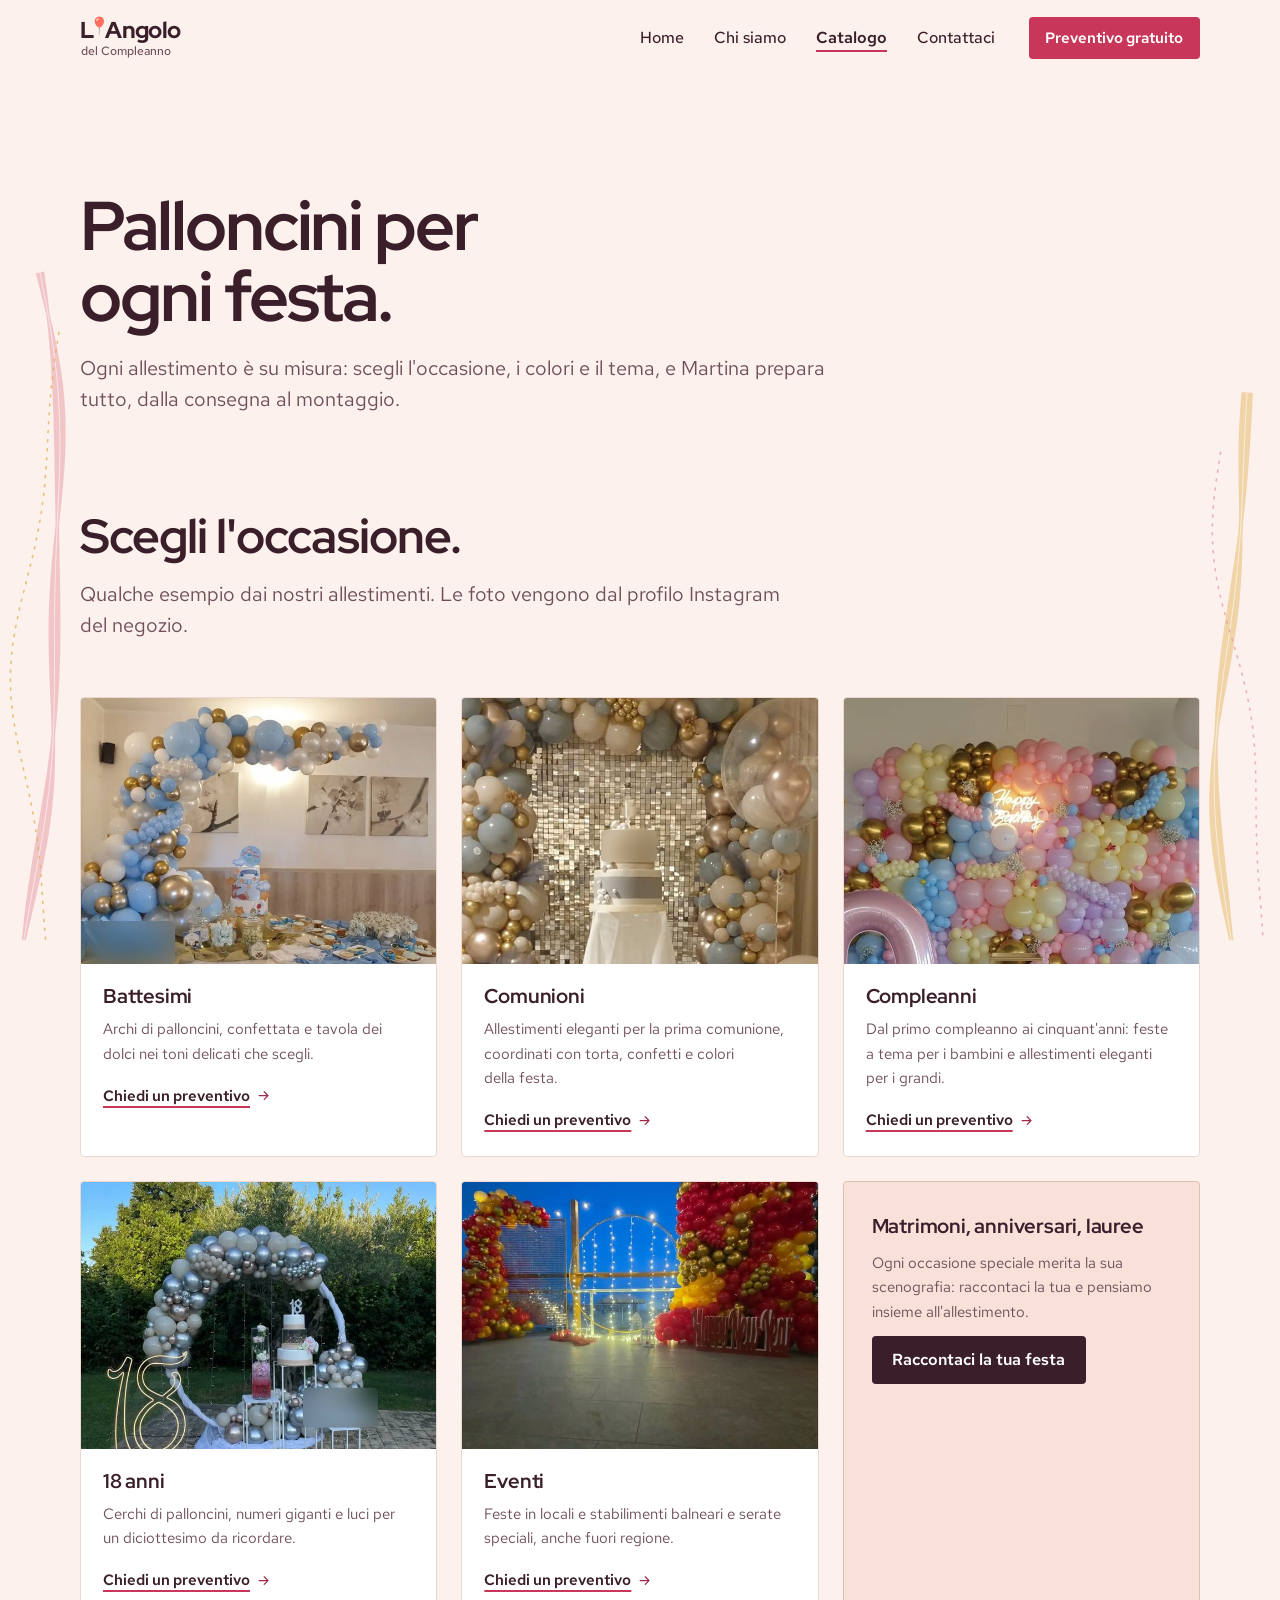
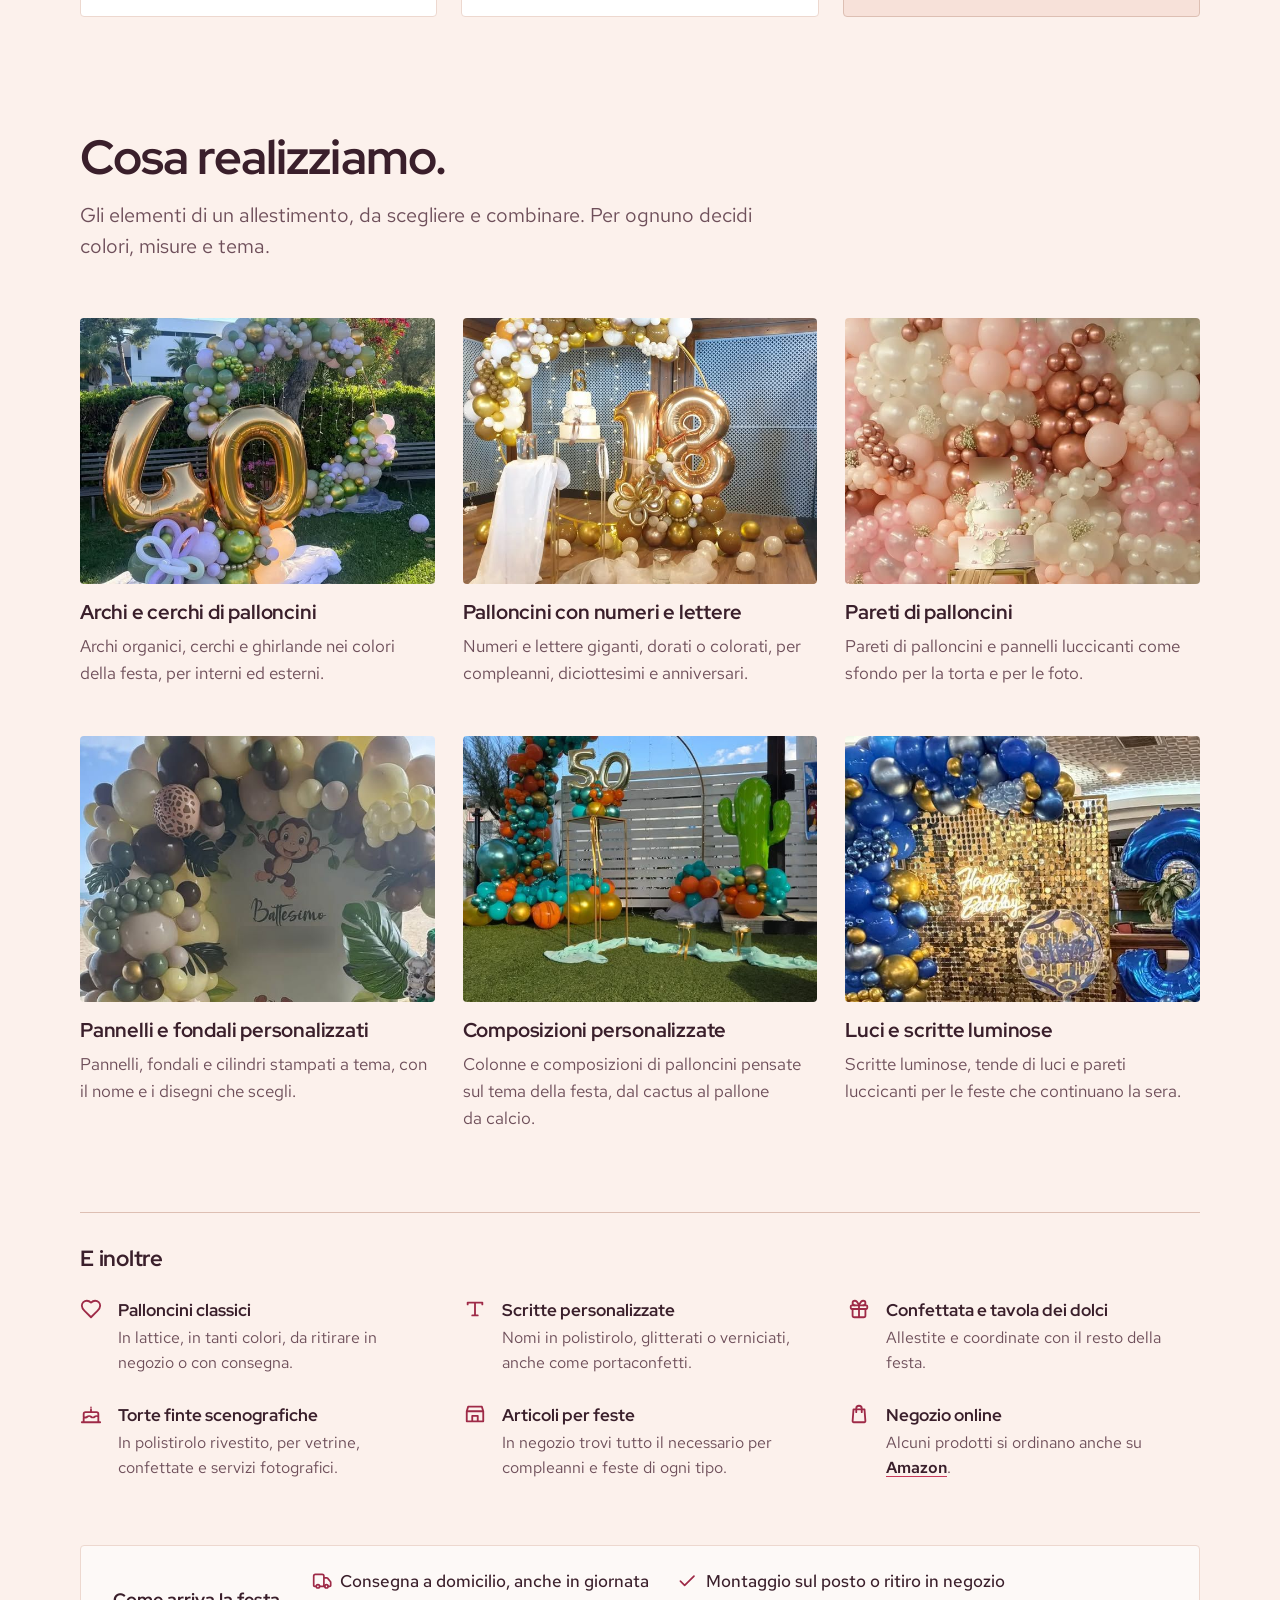
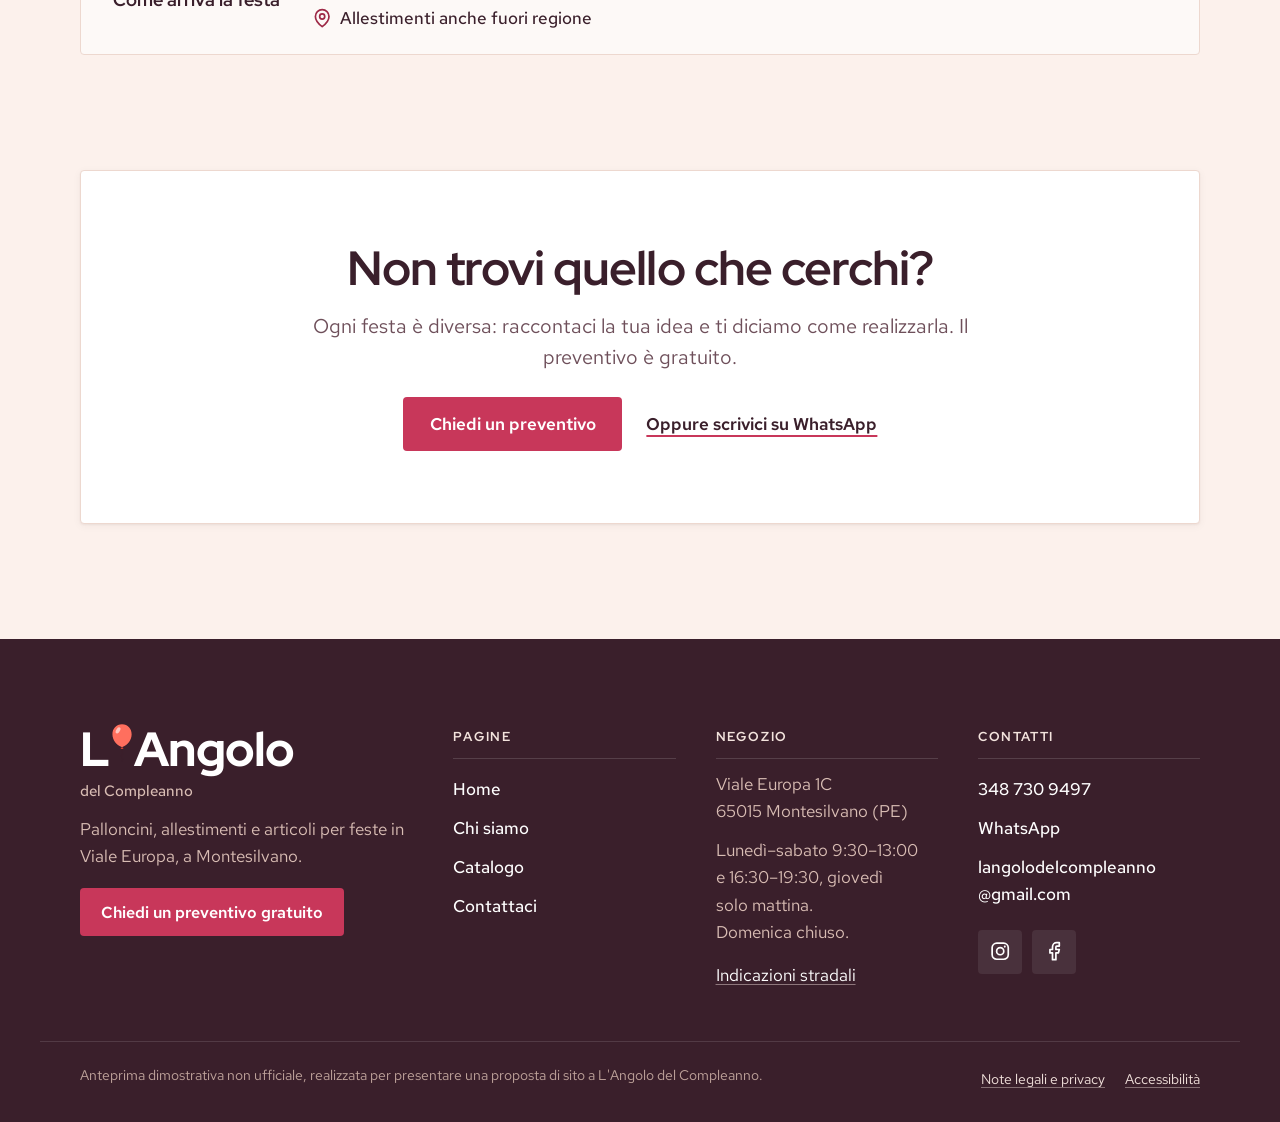
<file: catalogo.html>
<!doctype html>
<html lang="it">
<head>
  <meta charset="utf-8">
  <meta name="viewport" content="width=device-width, initial-scale=1, viewport-fit=cover">
  <title>Catalogo · Anteprima sito L'Angolo del Compleanno</title>
  <meta name="description" content="Allestimenti con palloncini per ogni festa: archi, numeri e lettere, pareti di palloncini, pannelli personalizzati, scritte in polistirolo e articoli per feste.">
  <meta name="theme-color" content="#FCF1EC">
  <meta property="og:type" content="website">
  <meta property="og:locale" content="it_IT">
  <meta property="og:title" content="Catalogo · Anteprima sito L'Angolo del Compleanno">
  <meta property="og:description" content="Allestimenti con palloncini per ogni festa: archi, numeri e lettere, pareti di palloncini, pannelli personalizzati, scritte in polistirolo e articoli per feste.">
  <meta name="robots" content="noindex, nofollow, noarchive, noimageindex">
  <meta name="referrer" content="strict-origin-when-cross-origin">
  <link rel="icon" href="favicon.svg" type="image/svg+xml">
  <link rel="preload" href="fonts/redhat-display-latin.woff2" as="font" type="font/woff2" crossorigin>
  <link rel="preload" href="fonts/redhat-text-latin.woff2" as="font" type="font/woff2" crossorigin>
  <link rel="stylesheet" href="style.css?v=20260929b">
  <script>document.documentElement.classList.add('js')</script>
  <script src="script.js?v=20260929b" defer></script>
</head>
<body>

<svg class="sprite" width="0" height="0" aria-hidden="true" focusable="false"><defs><symbol id="i-whatsapp" viewBox="0 0 24 24"><path d="M12 3a9 9 0 0 0-7.7 13.6L3 21l4.5-1.2A9 9 0 1 0 12 3Z" fill="none" stroke="currentColor" stroke-width="2" stroke-linecap="round" stroke-linejoin="round"/><path d="M9.2 7.7c.2-.4.4-.4.7-.4h.5c.2 0 .4 0 .6.4l.8 1.9c.1.2.1.4 0 .6l-.5.7c-.1.2-.2.3-.1.6.4.8 1 1.4 1.6 1.9.6.5 1.2.8 1.9 1.1.2.1.4.1.5-.1l.7-.8c.2-.2.4-.2.6-.1l1.7.8c.2.1.4.2.4.4 0 .3 0 1.1-.5 1.6-.4.5-1.2.9-2 .9-.8 0-2.3-.3-4-1.8-1.9-1.6-3-3.6-3.2-4.2-.3-.9-.2-1.9.3-2.6Z" fill="currentColor"/></symbol><symbol id="i-phone" viewBox="0 0 24 24"><path d="M22 16.9v3a2 2 0 0 1-2.2 2 19.8 19.8 0 0 1-8.6-3.1 19.5 19.5 0 0 1-6-6A19.8 19.8 0 0 1 2.1 4.2 2 2 0 0 1 4.1 2h3a2 2 0 0 1 2 1.7c.1 1 .4 1.9.7 2.8a2 2 0 0 1-.5 2.1L8.1 9.9a16 16 0 0 0 6 6l1.3-1.3a2 2 0 0 1 2.1-.4c.9.3 1.8.6 2.8.7a2 2 0 0 1 1.7 2Z" fill="none" stroke="currentColor" stroke-width="2" stroke-linecap="round" stroke-linejoin="round"/></symbol><symbol id="i-pin" viewBox="0 0 24 24"><path d="M20 10c0 6-8 12-8 12s-8-6-8-12a8 8 0 0 1 16 0Z" fill="none" stroke="currentColor" stroke-width="2" stroke-linecap="round" stroke-linejoin="round"/><circle cx="12" cy="10" r="3" fill="none" stroke="currentColor" stroke-width="2" stroke-linecap="round" stroke-linejoin="round"/></symbol><symbol id="i-clock" viewBox="0 0 24 24"><circle cx="12" cy="12" r="10" fill="none" stroke="currentColor" stroke-width="2" stroke-linecap="round" stroke-linejoin="round"/><path d="M12 6v6l4 2" fill="none" stroke="currentColor" stroke-width="2" stroke-linecap="round" stroke-linejoin="round"/></symbol><symbol id="i-mail" viewBox="0 0 24 24"><rect x="2" y="4" width="20" height="16" rx="3" fill="none" stroke="currentColor" stroke-width="2" stroke-linecap="round" stroke-linejoin="round"/><path d="m22 7-9 5.7a2 2 0 0 1-2 0L2 7" fill="none" stroke="currentColor" stroke-width="2" stroke-linecap="round" stroke-linejoin="round"/></symbol><symbol id="i-instagram" viewBox="0 0 24 24"><rect x="2.5" y="2.5" width="19" height="19" rx="5.5" fill="none" stroke="currentColor" stroke-width="2" stroke-linecap="round" stroke-linejoin="round"/><circle cx="12" cy="12" r="4.2" fill="none" stroke="currentColor" stroke-width="2" stroke-linecap="round" stroke-linejoin="round"/><circle cx="17.4" cy="6.6" r="1.2" fill="currentColor"/></symbol><symbol id="i-facebook" viewBox="0 0 24 24"><path d="M18 2h-3a5 5 0 0 0-5 5v3H7v4h3v8h4v-8h3l1-4h-4V7a1 1 0 0 1 1-1h3Z" fill="none" stroke="currentColor" stroke-width="2" stroke-linecap="round" stroke-linejoin="round"/></symbol><symbol id="i-arrow-right" viewBox="0 0 24 24"><path d="M5 12h14M13 6l6 6-6 6" fill="none" stroke="currentColor" stroke-width="2" stroke-linecap="round" stroke-linejoin="round"/></symbol><symbol id="i-arrow-up-right" viewBox="0 0 24 24"><path d="M7 17 17 7M8 7h9v9" fill="none" stroke="currentColor" stroke-width="2" stroke-linecap="round" stroke-linejoin="round"/></symbol><symbol id="i-star" viewBox="0 0 24 24"><path d="M12 2.5l2.9 5.9 6.5.9-4.7 4.6 1.1 6.5L12 17.3l-5.8 3.1 1.1-6.5-4.7-4.6 6.5-.9Z" fill="currentColor" stroke="currentColor" stroke-width="1.2" stroke-linejoin="round"/></symbol><symbol id="i-check" viewBox="0 0 24 24"><path d="M20 6 9 17l-5-5" fill="none" stroke="currentColor" stroke-width="2" stroke-linecap="round" stroke-linejoin="round"/></symbol><symbol id="i-truck" viewBox="0 0 24 24"><path d="M14 18V6a2 2 0 0 0-2-2H4a2 2 0 0 0-2 2v11a1 1 0 0 0 1 1h2M15 18H9M19 18h2a1 1 0 0 0 1-1v-3.6a1 1 0 0 0-.2-.7l-3.5-4.3a1 1 0 0 0-.8-.4H14" fill="none" stroke="currentColor" stroke-width="2" stroke-linecap="round" stroke-linejoin="round"/><circle cx="17" cy="18" r="2" fill="none" stroke="currentColor" stroke-width="2" stroke-linecap="round" stroke-linejoin="round"/><circle cx="7" cy="18" r="2" fill="none" stroke="currentColor" stroke-width="2" stroke-linecap="round" stroke-linejoin="round"/></symbol><symbol id="i-wheelchair" viewBox="0 0 24 24"><circle cx="15.5" cy="4" r="1.6" fill="currentColor"/><path d="M18 19l1-7-6 1M5 8l3-3 5.5 3-2.4 3.5M4.2 14.5a5 5 0 0 0 6.9 6M13.8 17.5a5 5 0 0 0-6.9-6" fill="none" stroke="currentColor" stroke-width="2" stroke-linecap="round" stroke-linejoin="round"/></symbol><symbol id="i-card" viewBox="0 0 24 24"><rect x="2" y="5" width="20" height="14" rx="3" fill="none" stroke="currentColor" stroke-width="2" stroke-linecap="round" stroke-linejoin="round"/><path d="M2 10h20M6 15h4" fill="none" stroke="currentColor" stroke-width="2" stroke-linecap="round" stroke-linejoin="round"/></symbol><symbol id="i-sparkle" viewBox="0 0 24 24"><path d="M11 2.5l1.9 5.6 5.6 1.9-5.6 1.9L11 17.5l-1.9-5.6-5.6-1.9 5.6-1.9Z" fill="currentColor"/><path d="M19 14.5l.8 2.2 2.2.8-2.2.8-.8 2.2-.8-2.2-2.2-.8 2.2-.8Z" fill="currentColor"/></symbol><symbol id="i-palette" viewBox="0 0 24 24"><path d="M12 2a10 10 0 0 0 0 20c1 0 1.7-.8 1.7-1.7 0-.4-.2-.8-.5-1.1-.3-.3-.4-.7-.4-1.1 0-.9.7-1.7 1.7-1.7h2a5.6 5.6 0 0 0 5.5-5.5C22 6 17.5 2 12 2Z" fill="none" stroke="currentColor" stroke-width="2" stroke-linecap="round" stroke-linejoin="round"/><circle cx="13.5" cy="6.5" r="1.2" fill="currentColor"/><circle cx="17.5" cy="10.5" r="1.2" fill="currentColor"/><circle cx="8.5" cy="7.5" r="1.2" fill="currentColor"/><circle cx="6.5" cy="12.5" r="1.2" fill="currentColor"/></symbol><symbol id="i-heart" viewBox="0 0 24 24"><path d="M19 14c1.5-1.5 3-3.2 3-5.5A5.5 5.5 0 0 0 16.5 3c-1.8 0-3 .5-4.5 2-1.5-1.5-2.7-2-4.5-2A5.5 5.5 0 0 0 2 8.5c0 2.3 1.5 4 3 5.5l7 7Z" fill="none" stroke="currentColor" stroke-width="2" stroke-linecap="round" stroke-linejoin="round"/></symbol><symbol id="i-gift" viewBox="0 0 24 24"><rect x="3" y="8" width="18" height="4" rx="1" fill="none" stroke="currentColor" stroke-width="2" stroke-linecap="round" stroke-linejoin="round"/><path d="M12 8v13M19 12v7a2 2 0 0 1-2 2H7a2 2 0 0 1-2-2v-7M7.5 8a2.5 2.5 0 0 1 0-5C10 3 12 8 12 8s2-5 4.5-5a2.5 2.5 0 0 1 0 5" fill="none" stroke="currentColor" stroke-width="2" stroke-linecap="round" stroke-linejoin="round"/></symbol><symbol id="i-plus" viewBox="0 0 24 24"><path d="M12 5v14M5 12h14" fill="none" stroke="currentColor" stroke-width="2" stroke-linecap="round" stroke-linejoin="round"/></symbol><symbol id="i-map" viewBox="0 0 24 24"><path d="M14.1 5.6a2 2 0 0 0 1.8 0l3.7-1.9a1 1 0 0 1 1.4.9v12.8a1 1 0 0 1-.6.9l-4.5 2.3a2 2 0 0 1-1.8 0l-4.2-2.1a2 2 0 0 0-1.8 0l-3.7 1.9A1 1 0 0 1 3 19.4V6.6a1 1 0 0 1 .6-.9l4.5-2.3a2 2 0 0 1 1.8 0ZM15 5.8v15M9 3.2v15" fill="none" stroke="currentColor" stroke-width="2" stroke-linecap="round" stroke-linejoin="round"/></symbol><symbol id="i-rotate" viewBox="0 0 24 24"><path d="M3 12a9 9 0 1 0 2.6-6.4L3 8M3 3v5h5" fill="none" stroke="currentColor" stroke-width="2" stroke-linecap="round" stroke-linejoin="round"/></symbol><symbol id="i-bag" viewBox="0 0 24 24"><path d="M6 7h12l1 13a1 1 0 0 1-1 1H6a1 1 0 0 1-1-1L6 7Z" fill="none" stroke="currentColor" stroke-width="2" stroke-linecap="round" stroke-linejoin="round"/><path d="M9 10V6a3 3 0 0 1 6 0v4" fill="none" stroke="currentColor" stroke-width="2" stroke-linecap="round" stroke-linejoin="round"/></symbol><symbol id="i-type" viewBox="0 0 24 24"><path d="M4 7V5h16v2M12 5v14M9 19h6" fill="none" stroke="currentColor" stroke-width="2" stroke-linecap="round" stroke-linejoin="round"/></symbol><symbol id="i-cake" viewBox="0 0 24 24"><path d="M4 21V12a2 2 0 0 1 2-2h12a2 2 0 0 1 2 2v9M2 21h20M4 15c1.5 1 3 1 4 0s3-1 4 0 3 1 4 0 3-1 4 0M12 10V7" fill="none" stroke="currentColor" stroke-width="2" stroke-linecap="round" stroke-linejoin="round"/><path d="M12 3.5c.8.9 1 1.6.6 2.2a.7.7 0 0 1-1.2 0c-.4-.6-.2-1.3.6-2.2Z" fill="currentColor"/></symbol><symbol id="i-store" viewBox="0 0 24 24"><path d="M3 9l1.5-5h15L21 9M3 9v11h18V9M3 9h18M9 20v-6h6v6" fill="none" stroke="currentColor" stroke-width="2" stroke-linecap="round" stroke-linejoin="round"/></symbol><symbol id="logo-balloon" viewBox="0 0 20 36"><path d="M10 .8C15.3.8 18.7 4.8 18.7 9.9 18.7 15.3 14.7 19.9 10.8 21.3L10 21.7 9.2 21.3C5.3 19.9 1.3 15.3 1.3 9.9 1.3 4.8 4.7.8 10 .8Z" fill="#FF6F5E"/><path d="M8.6 23.4 10 21.4 11.4 23.4Z" fill="#D94430"/><ellipse cx="6.4" cy="6.4" rx="1.7" ry="3.1" transform="rotate(30 6.4 6.4)" fill="#fff" opacity=".6"/><path d="M10 23.4c-2.2 1.8 2.2 3 0 5s2 3.2.2 5.6" fill="none" stroke="#3A1F2B" stroke-width="1.1" stroke-linecap="round" opacity=".5"/></symbol></defs></svg>

<a class="skip" href="#main">Vai al contenuto</a>

<header class="site-header" data-header>
  <div class="wrap header-inner">
    <a class="brand" href="./" aria-label="L'Angolo del Compleanno, vai alla home">
      <span class="brand-name" aria-hidden="true">L<svg class="brand-balloon" viewBox="0 0 20 36" focusable="false"><use href="#logo-balloon"/></svg>Angolo</span>
      <span class="brand-sub" aria-hidden="true">del Compleanno</span>
    </a>
    <nav class="nav" aria-label="Navigazione principale">
      <div class="menu" id="menu" data-menu>
        <ul class="nav-list">
          <li><a href="./">Home</a></li>
          <li><a href="chi-siamo">Chi siamo</a></li>
          <li><a href="catalogo" aria-current="page">Catalogo</a></li>
          <li><a href="contatti">Contattaci</a></li>
        </ul>
        <div class="menu-extra">
          <p class="status" data-status-wrap><span class="dot" aria-hidden="true"></span><span data-status>Viale Europa 1C, Montesilvano</span></p>
          <div class="menu-actions">
            <a class="btn btn-ink js-whatsapp" href="https://wa.me/393487309497?text=Ciao%20Martina%21%20Vorrei%20qualche%20informazione%20per%20una%20festa." target="_blank" rel="noopener"><svg class="i" aria-hidden="true"><use href="#i-whatsapp"/></svg>WhatsApp<span class="sr-only"> (si apre in una nuova scheda)</span></a>
            <a class="btn btn-line js-phone" href="tel:+393487309497"><svg class="i" aria-hidden="true"><use href="#i-phone"/></svg>Chiama</a>
          </div>
        </div>
      </div>
      <a class="btn btn-primary btn-sm nav-cta" href="contatti#preventivo">Preventivo gratuito</a>
      <button class="menu-btn" type="button" aria-expanded="false" aria-controls="menu" data-menu-btn>
        <span class="sr-only">Apri il menu</span>
        <span class="menu-icon" aria-hidden="true"><i></i><i></i></span>
      </button>
    </nav>
  </div>
</header>

<main id="main">
  <div class="ribbons" aria-hidden="true" data-ribbons></div>

  <section class="page-hero" aria-labelledby="page-title" data-intro>
    <div class="wrap page-hero-inner">
      <h1 id="page-title" class="page-title" data-split>Palloncini per ogni festa.</h1>
      <p class="lead" data-hero-in>Ogni allestimento è su misura: scegli l'occasione, i colori e il tema, e Martina prepara tutto, dalla consegna al montaggio.</p>
    </div>
  </section>

  <section class="section occasions-section" aria-labelledby="occ-title">
    <div class="wrap">
      <header class="section-head">
        <h2 id="occ-title" class="h2" data-reveal>Scegli l'occasione.</h2>
        <p class="lead" data-reveal>Qualche esempio dai nostri allestimenti. Le foto vengono dal profilo Instagram del negozio.</p>
      </header>

      <ul class="occasions" data-stagger>
        <li class="occasion" data-reveal>
          <div class="occasion-img"><img src="img/lavori/battesimo-arco-azzurro-oro.jpg" alt="Arco organico di palloncini azzurri, bianchi e oro sopra la tavola dei dolci di un battesimo" width="640" height="640" loading="lazy" decoding="async"></div>
          <div class="occasion-body">
            <h3>Battesimi</h3>
            <p>Archi di palloncini, confettata e tavola dei dolci nei toni delicati che scegli.</p>
            <a class="text-link" href="contatti?festa=Battesimo#preventivo">Chiedi un preventivo<span class="sr-only"> per un battesimo</span><svg class="i i-arrow" aria-hidden="true"><use href="#i-arrow-right"/></svg></a>
          </div>
        </li>
        <li class="occasion" data-reveal>
          <div class="occasion-img"><img src="img/lavori/comunione-grigio-oro.jpg" alt="Torta della prima comunione davanti a una parete luccicante argento, incorniciata da palloncini grigi, beige e oro" width="640" height="640" loading="lazy" decoding="async"></div>
          <div class="occasion-body">
            <h3>Comunioni</h3>
            <p>Allestimenti eleganti per la prima comunione, coordinati con torta, confetti e colori della festa.</p>
            <a class="text-link" href="contatti?festa=Comunione#preventivo">Chiedi un preventivo<span class="sr-only"> per una comunione</span><svg class="i i-arrow" aria-hidden="true"><use href="#i-arrow-right"/></svg></a>
          </div>
        </li>
        <li class="occasion" data-reveal>
          <div class="occasion-img"><img src="img/lavori/10-anni-parete-pastello.jpg" alt="Parete di palloncini color pastello e oro con la scritta luminosa Happy Birthday" width="640" height="640" loading="lazy" decoding="async"></div>
          <div class="occasion-body">
            <h3>Compleanni</h3>
            <p>Dal primo compleanno ai cinquant'anni: feste a tema per i bambini e allestimenti eleganti per i grandi.</p>
            <a class="text-link" href="contatti?festa=Compleanno#preventivo">Chiedi un preventivo<span class="sr-only"> per un compleanno</span><svg class="i i-arrow" aria-hidden="true"><use href="#i-arrow-right"/></svg></a>
          </div>
        </li>
        <li class="occasion" data-reveal>
          <div class="occasion-img"><img src="img/lavori/18-anni-cerchio-argento.jpg" alt="Cerchio di palloncini argento e bianchi con il numero 18 luminoso e la torta, all'aperto" width="640" height="640" loading="lazy" decoding="async"></div>
          <div class="occasion-body">
            <h3>18 anni</h3>
            <p>Cerchi di palloncini, numeri giganti e luci per un diciottesimo da ricordare.</p>
            <a class="text-link" href="contatti?festa=18%20anni#preventivo">Chiedi un preventivo<span class="sr-only"> per i 18 anni</span><svg class="i i-arrow" aria-hidden="true"><use href="#i-arrow-right"/></svg></a>
          </div>
        </li>
        <li class="occasion" data-reveal>
          <div class="occasion-img"><img src="img/lavori/capodanno-estivo-lido.jpg" alt="Grandi composizioni di palloncini rossi, gialli e oro in uno stabilimento balneare, di sera, con luci" width="640" height="640" loading="lazy" decoding="async"></div>
          <div class="occasion-body">
            <h3>Eventi</h3>
            <p>Feste in locali e stabilimenti balneari e serate speciali, anche fuori regione.</p>
            <a class="text-link" href="contatti?festa=Evento#preventivo">Chiedi un preventivo<span class="sr-only"> per un evento</span><svg class="i i-arrow" aria-hidden="true"><use href="#i-arrow-right"/></svg></a>
          </div>
        </li>
        <li class="occasion occasion-more" data-reveal>
          <div class="occasion-body">
            <h3>Matrimoni, anniversari, lauree</h3>
            <p>Ogni occasione speciale merita la sua scenografia: raccontaci la tua e pensiamo insieme all'allestimento.</p>
            <a class="btn btn-ink" href="contatti?festa=Altro#preventivo">Raccontaci la tua festa</a>
          </div>
        </li>
      </ul>
    </div>
  </section>

  <section class="section services-section" aria-labelledby="services-title">
    <div class="wrap">
      <header class="section-head">
        <h2 id="services-title" class="h2" data-reveal>Cosa realizziamo.</h2>
        <p class="lead" data-reveal>Gli elementi di un allestimento, da scegliere e combinare. Per ognuno decidi colori, misure e tema.</p>
      </header>

      <ul class="services" data-stagger>
        <li class="service" data-reveal>
          <div class="service-img"><img src="img/lavori/40-anni-arco-organico.jpg" alt="Arco organico di palloncini verde salvia, bianchi e oro con i numeri 40 dorati" width="640" height="640" loading="lazy" decoding="async"></div>
          <h3>Archi e cerchi di palloncini</h3>
          <p>Archi organici, cerchi e ghirlande nei colori della festa, per interni ed esterni.</p>
        </li>
        <li class="service" data-reveal>
          <div class="service-img"><img src="img/lavori/18-anni-numeri-oro.jpg" alt="Numeri 18 giganti dorati con palloncini bianchi e oro davanti a una ghirlanda" width="640" height="640" loading="lazy" decoding="async"></div>
          <h3>Palloncini con numeri e lettere</h3>
          <p>Numeri e lettere giganti, dorati o colorati, per compleanni, diciottesimi e anniversari.</p>
        </li>
        <li class="service" data-reveal>
          <div class="service-img"><img src="img/lavori/comunione-parete-rosa.jpg" alt="Parete di palloncini rosa cipria, bianchi perlati e rose gold dietro una torta a tre piani" width="640" height="640" loading="lazy" decoding="async"></div>
          <h3>Pareti di palloncini</h3>
          <p>Pareti di palloncini e pannelli luccicanti come sfondo per la torta e per le foto.</p>
        </li>
        <li class="service" data-reveal>
          <div class="service-img"><img src="img/lavori/battesimo-safari.jpg" alt="Pannello personalizzato a tema safari con scimmietta e giraffa, circondato da palloncini verdi e beige" width="640" height="640" loading="lazy" decoding="async"></div>
          <h3>Pannelli e fondali personalizzati</h3>
          <p>Pannelli, fondali e cilindri stampati a tema, con il nome e i disegni che scegli.</p>
        </li>
        <li class="service" data-reveal>
          <div class="service-img"><img src="img/lavori/50-anni-composizione.jpg" alt="Colonna di palloncini turchesi, arancioni e oro con il numero 50 e un cactus decorativo" width="640" height="640" loading="lazy" decoding="async"></div>
          <h3>Composizioni personalizzate</h3>
          <p>Colonne e composizioni di palloncini pensate sul tema della festa, dal cactus al pallone da calcio.</p>
        </li>
        <li class="service" data-reveal>
          <div class="service-img"><img src="img/lavori/30-anni-blu-oro.jpg" alt="Palloncini blu, argento e oro accanto a una parete luccicante dorata con la scritta luminosa Happy Birthday" width="640" height="640" loading="lazy" decoding="async"></div>
          <h3>Luci e scritte luminose</h3>
          <p>Scritte luminose, tende di luci e pareti luccicanti per le feste che continuano la sera.</p>
        </li>
      </ul>

      <div class="extras" data-reveal>
        <h3 class="extras-title">E inoltre</h3>
        <ul class="extras-list">
          <li><svg class="i" aria-hidden="true"><use href="#i-heart"/></svg><div><strong>Palloncini classici</strong><span>In lattice, in tanti colori, da ritirare in negozio o con consegna.</span></div></li>
          <li><svg class="i" aria-hidden="true"><use href="#i-type"/></svg><div><strong>Scritte personalizzate</strong><span>Nomi in polistirolo, glitterati o verniciati, anche come portaconfetti.</span></div></li>
          <li><svg class="i" aria-hidden="true"><use href="#i-gift"/></svg><div><strong>Confettata e tavola dei dolci</strong><span>Allestite e coordinate con il resto della festa.</span></div></li>
          <li><svg class="i" aria-hidden="true"><use href="#i-cake"/></svg><div><strong>Torte finte scenografiche</strong><span>In polistirolo rivestito, per vetrine, confettate e servizi fotografici.</span></div></li>
          <li><svg class="i" aria-hidden="true"><use href="#i-store"/></svg><div><strong>Articoli per feste</strong><span>In negozio trovi tutto il necessario per compleanni e feste di ogni tipo.</span></div></li>
          <li><svg class="i" aria-hidden="true"><use href="#i-bag"/></svg><div><strong>Negozio online</strong><span>Alcuni prodotti si ordinano anche su <a href="https://www.amazon.it/s?me=A20ZVTYC19J53L" target="_blank" rel="noopener">Amazon<span class="sr-only"> (si apre in una nuova scheda)</span></a>.</span></div></li>
        </ul>
      </div>

      <div class="service-strip" data-reveal>
        <p class="service-strip-title">Come arriva la festa</p>
        <ul>
          <li><svg class="i" aria-hidden="true"><use href="#i-truck"/></svg>Consegna a domicilio, anche in giornata</li>
          <li><svg class="i" aria-hidden="true"><use href="#i-check"/></svg>Montaggio sul posto o ritiro in negozio</li>
          <li><svg class="i" aria-hidden="true"><use href="#i-pin"/></svg>Allestimenti anche fuori regione</li>
        </ul>
      </div>
    </div>
  </section>

  <section class="section cta-band" aria-labelledby="cta-title">
    <div class="wrap">
      <div class="cta-card" data-reveal>
        <h2 id="cta-title" class="h2">Non trovi quello che cerchi?</h2>
        <p class="lead">Ogni festa è diversa: raccontaci la tua idea e ti diciamo come realizzarla. Il preventivo è gratuito.</p>
        <div class="cta-actions">
          <a class="btn btn-primary btn-lg" href="contatti#preventivo">Chiedi un preventivo</a>
          <a class="text-link js-whatsapp" href="https://wa.me/393487309497?text=Ciao%20Martina%21%20Vorrei%20qualche%20informazione%20per%20una%20festa." target="_blank" rel="noopener">Oppure scrivici su WhatsApp<span class="sr-only"> (si apre in una nuova scheda)</span></a>
        </div>
      </div>
    </div>
  </section>
</main>

<footer class="site-footer">
  <div class="wrap footer-top">
    <div class="footer-brand">
      <p class="footer-name">L<svg class="brand-balloon" viewBox="0 0 20 36" aria-hidden="true" focusable="false"><use href="#logo-balloon"/></svg>Angolo<span>del Compleanno</span></p>
      <p>Palloncini, allestimenti e articoli per feste in Viale Europa, a Montesilvano.</p>
      <a class="btn btn-primary" href="contatti#preventivo">Chiedi un preventivo gratuito</a>
    </div>
    <nav class="footer-col" aria-labelledby="ft-pages">
      <h2 class="footer-title" id="ft-pages">Pagine</h2>
      <ul class="footer-links">
          <li><a href="./">Home</a></li>
          <li><a href="chi-siamo">Chi siamo</a></li>
          <li><a href="catalogo">Catalogo</a></li>
          <li><a href="contatti">Contattaci</a></li>
      </ul>
    </nav>
    <div class="footer-col">
      <h2 class="footer-title">Negozio</h2>
      <p>Viale Europa 1C<br>65015 Montesilvano (PE)</p>
      <p>Lunedì–sabato 9:30–13:00<br>e 16:30–19:30, giovedì solo mattina.<br>Domenica chiuso.</p>
      <a class="footer-more js-directions" href="https://www.google.com/maps/dir/?api=1&amp;destination=L%27Angolo%20del%20Compleanno%2C%20Viale%20Europa%201C%2C%2065015%20Montesilvano%20PE" target="_blank" rel="noopener">Indicazioni stradali<span class="sr-only"> (si apre in una nuova scheda)</span></a>
    </div>
    <div class="footer-col">
      <h2 class="footer-title">Contatti</h2>
      <ul class="footer-links">
        <li><a class="js-phone" href="tel:+393487309497">348 730 9497</a></li>
        <li><a class="js-whatsapp" href="https://wa.me/393487309497?text=Ciao%20Martina%21%20Vorrei%20qualche%20informazione%20per%20una%20festa." target="_blank" rel="noopener">WhatsApp<span class="sr-only"> (si apre in una nuova scheda)</span></a></li>
        <li><a class="js-email" href="mailto:langolodelcompleanno@gmail.com">langolodelcompleanno<wbr>@gmail.com</a></li>
      </ul>
      <p class="footer-social">
        <a href="https://www.instagram.com/langolodelcompleanno/" target="_blank" rel="noopener" aria-label="Instagram (si apre in una nuova scheda)"><svg class="i" aria-hidden="true"><use href="#i-instagram"/></svg></a>
        <a href="https://www.facebook.com/langolodelcompleanno/" target="_blank" rel="noopener" aria-label="Facebook (si apre in una nuova scheda)"><svg class="i" aria-hidden="true"><use href="#i-facebook"/></svg></a>
      </p>
    </div>
  </div>
  <div class="wrap footer-base">
    <p>Anteprima dimostrativa non ufficiale, realizzata per presentare una proposta di sito a L'Angolo del Compleanno.</p>
    <p class="footer-legal"><a href="note-legali">Note legali e privacy</a><a href="accessibilita">Accessibilità</a></p>
  </div>
</footer>

<div class="mbar" data-mbar aria-hidden="true">
  <a class="btn btn-line js-phone" href="tel:+393487309497" tabindex="-1"><svg class="i" aria-hidden="true"><use href="#i-phone"/></svg>Chiama</a>
  <a class="btn btn-primary js-whatsapp" href="https://wa.me/393487309497?text=Ciao%20Martina%21%20Vorrei%20qualche%20informazione%20per%20una%20festa." tabindex="-1" target="_blank" rel="noopener"><svg class="i" aria-hidden="true"><use href="#i-whatsapp"/></svg>Scrivici su WhatsApp<span class="sr-only"> (si apre in una nuova scheda)</span></a>
</div>

</body>
</html>
</file>
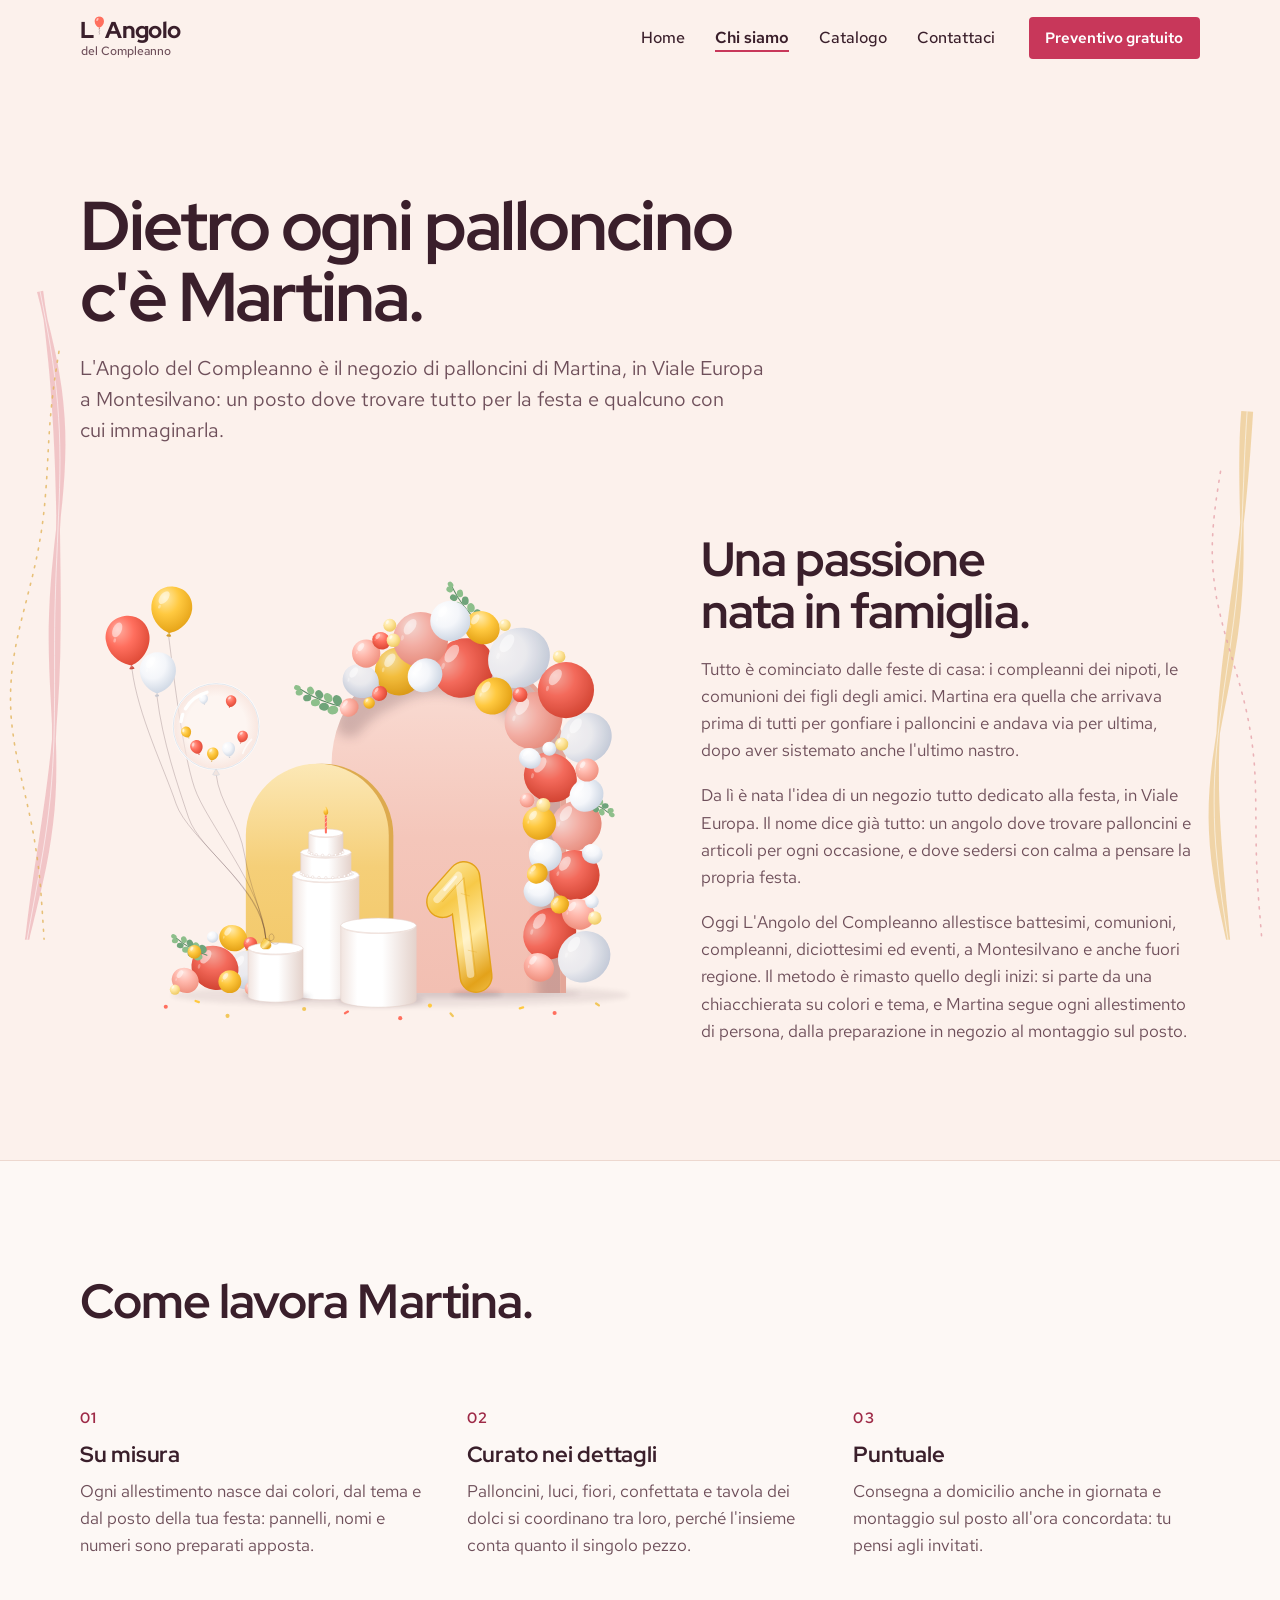
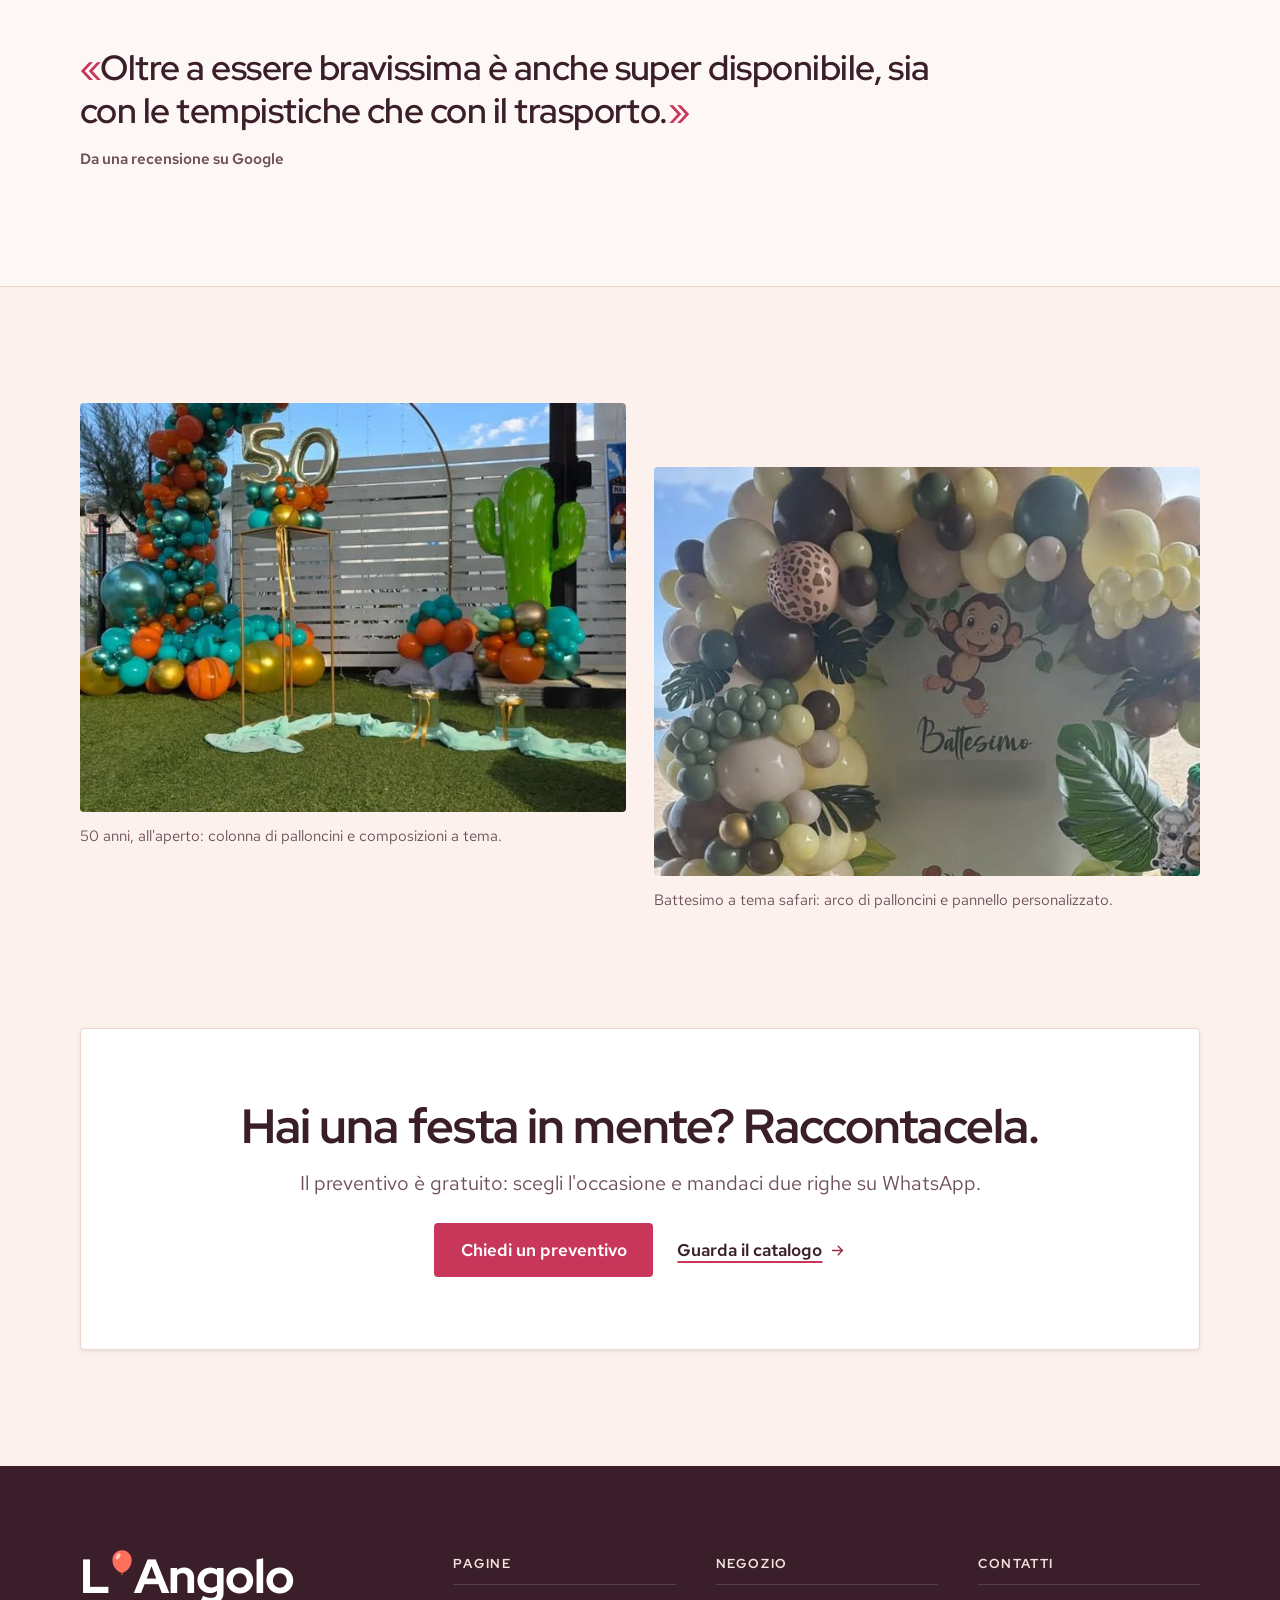
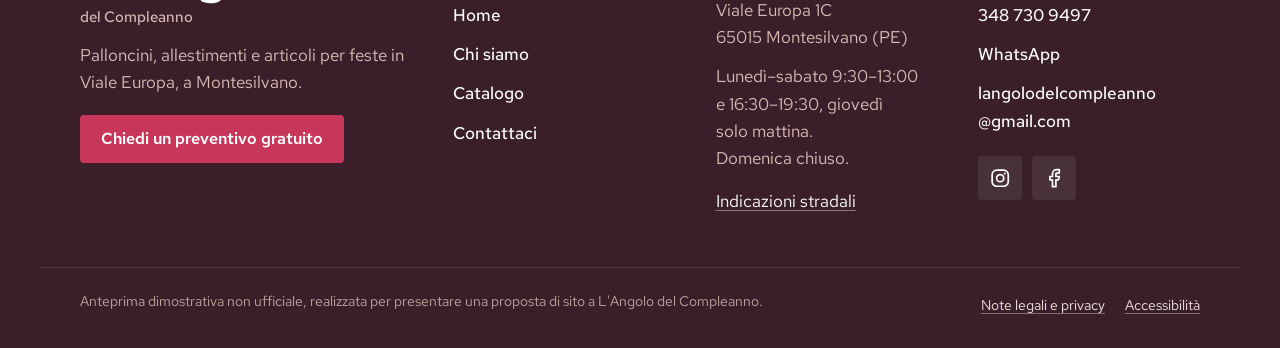
<file: chi-siamo.html>
<!doctype html>
<html lang="it">
<head>
  <meta charset="utf-8">
  <meta name="viewport" content="width=device-width, initial-scale=1, viewport-fit=cover">
  <title>Chi siamo · Anteprima sito L'Angolo del Compleanno</title>
  <meta name="description" content="Martina e il suo negozio di palloncini in Viale Europa, a Montesilvano: come è nato L'Angolo del Compleanno e come lavora.">
  <meta name="theme-color" content="#FCF1EC">
  <meta property="og:type" content="website">
  <meta property="og:locale" content="it_IT">
  <meta property="og:title" content="Chi siamo · Anteprima sito L'Angolo del Compleanno">
  <meta property="og:description" content="Martina e il suo negozio di palloncini in Viale Europa, a Montesilvano: come è nato L'Angolo del Compleanno e come lavora.">
  <meta name="robots" content="noindex, nofollow, noarchive, noimageindex">
  <meta name="referrer" content="strict-origin-when-cross-origin">
  <link rel="icon" href="favicon.svg" type="image/svg+xml">
  <link rel="preload" href="fonts/redhat-display-latin.woff2" as="font" type="font/woff2" crossorigin>
  <link rel="preload" href="fonts/redhat-text-latin.woff2" as="font" type="font/woff2" crossorigin>
  <link rel="stylesheet" href="style.css?v=20260929b">
  <script>document.documentElement.classList.add('js')</script>
  <script src="script.js?v=20260929b" defer></script>
</head>
<body>

<svg class="sprite" width="0" height="0" aria-hidden="true" focusable="false"><defs><symbol id="i-whatsapp" viewBox="0 0 24 24"><path d="M12 3a9 9 0 0 0-7.7 13.6L3 21l4.5-1.2A9 9 0 1 0 12 3Z" fill="none" stroke="currentColor" stroke-width="2" stroke-linecap="round" stroke-linejoin="round"/><path d="M9.2 7.7c.2-.4.4-.4.7-.4h.5c.2 0 .4 0 .6.4l.8 1.9c.1.2.1.4 0 .6l-.5.7c-.1.2-.2.3-.1.6.4.8 1 1.4 1.6 1.9.6.5 1.2.8 1.9 1.1.2.1.4.1.5-.1l.7-.8c.2-.2.4-.2.6-.1l1.7.8c.2.1.4.2.4.4 0 .3 0 1.1-.5 1.6-.4.5-1.2.9-2 .9-.8 0-2.3-.3-4-1.8-1.9-1.6-3-3.6-3.2-4.2-.3-.9-.2-1.9.3-2.6Z" fill="currentColor"/></symbol><symbol id="i-phone" viewBox="0 0 24 24"><path d="M22 16.9v3a2 2 0 0 1-2.2 2 19.8 19.8 0 0 1-8.6-3.1 19.5 19.5 0 0 1-6-6A19.8 19.8 0 0 1 2.1 4.2 2 2 0 0 1 4.1 2h3a2 2 0 0 1 2 1.7c.1 1 .4 1.9.7 2.8a2 2 0 0 1-.5 2.1L8.1 9.9a16 16 0 0 0 6 6l1.3-1.3a2 2 0 0 1 2.1-.4c.9.3 1.8.6 2.8.7a2 2 0 0 1 1.7 2Z" fill="none" stroke="currentColor" stroke-width="2" stroke-linecap="round" stroke-linejoin="round"/></symbol><symbol id="i-pin" viewBox="0 0 24 24"><path d="M20 10c0 6-8 12-8 12s-8-6-8-12a8 8 0 0 1 16 0Z" fill="none" stroke="currentColor" stroke-width="2" stroke-linecap="round" stroke-linejoin="round"/><circle cx="12" cy="10" r="3" fill="none" stroke="currentColor" stroke-width="2" stroke-linecap="round" stroke-linejoin="round"/></symbol><symbol id="i-clock" viewBox="0 0 24 24"><circle cx="12" cy="12" r="10" fill="none" stroke="currentColor" stroke-width="2" stroke-linecap="round" stroke-linejoin="round"/><path d="M12 6v6l4 2" fill="none" stroke="currentColor" stroke-width="2" stroke-linecap="round" stroke-linejoin="round"/></symbol><symbol id="i-mail" viewBox="0 0 24 24"><rect x="2" y="4" width="20" height="16" rx="3" fill="none" stroke="currentColor" stroke-width="2" stroke-linecap="round" stroke-linejoin="round"/><path d="m22 7-9 5.7a2 2 0 0 1-2 0L2 7" fill="none" stroke="currentColor" stroke-width="2" stroke-linecap="round" stroke-linejoin="round"/></symbol><symbol id="i-instagram" viewBox="0 0 24 24"><rect x="2.5" y="2.5" width="19" height="19" rx="5.5" fill="none" stroke="currentColor" stroke-width="2" stroke-linecap="round" stroke-linejoin="round"/><circle cx="12" cy="12" r="4.2" fill="none" stroke="currentColor" stroke-width="2" stroke-linecap="round" stroke-linejoin="round"/><circle cx="17.4" cy="6.6" r="1.2" fill="currentColor"/></symbol><symbol id="i-facebook" viewBox="0 0 24 24"><path d="M18 2h-3a5 5 0 0 0-5 5v3H7v4h3v8h4v-8h3l1-4h-4V7a1 1 0 0 1 1-1h3Z" fill="none" stroke="currentColor" stroke-width="2" stroke-linecap="round" stroke-linejoin="round"/></symbol><symbol id="i-arrow-right" viewBox="0 0 24 24"><path d="M5 12h14M13 6l6 6-6 6" fill="none" stroke="currentColor" stroke-width="2" stroke-linecap="round" stroke-linejoin="round"/></symbol><symbol id="i-arrow-up-right" viewBox="0 0 24 24"><path d="M7 17 17 7M8 7h9v9" fill="none" stroke="currentColor" stroke-width="2" stroke-linecap="round" stroke-linejoin="round"/></symbol><symbol id="i-star" viewBox="0 0 24 24"><path d="M12 2.5l2.9 5.9 6.5.9-4.7 4.6 1.1 6.5L12 17.3l-5.8 3.1 1.1-6.5-4.7-4.6 6.5-.9Z" fill="currentColor" stroke="currentColor" stroke-width="1.2" stroke-linejoin="round"/></symbol><symbol id="i-check" viewBox="0 0 24 24"><path d="M20 6 9 17l-5-5" fill="none" stroke="currentColor" stroke-width="2" stroke-linecap="round" stroke-linejoin="round"/></symbol><symbol id="i-truck" viewBox="0 0 24 24"><path d="M14 18V6a2 2 0 0 0-2-2H4a2 2 0 0 0-2 2v11a1 1 0 0 0 1 1h2M15 18H9M19 18h2a1 1 0 0 0 1-1v-3.6a1 1 0 0 0-.2-.7l-3.5-4.3a1 1 0 0 0-.8-.4H14" fill="none" stroke="currentColor" stroke-width="2" stroke-linecap="round" stroke-linejoin="round"/><circle cx="17" cy="18" r="2" fill="none" stroke="currentColor" stroke-width="2" stroke-linecap="round" stroke-linejoin="round"/><circle cx="7" cy="18" r="2" fill="none" stroke="currentColor" stroke-width="2" stroke-linecap="round" stroke-linejoin="round"/></symbol><symbol id="i-wheelchair" viewBox="0 0 24 24"><circle cx="15.5" cy="4" r="1.6" fill="currentColor"/><path d="M18 19l1-7-6 1M5 8l3-3 5.5 3-2.4 3.5M4.2 14.5a5 5 0 0 0 6.9 6M13.8 17.5a5 5 0 0 0-6.9-6" fill="none" stroke="currentColor" stroke-width="2" stroke-linecap="round" stroke-linejoin="round"/></symbol><symbol id="i-card" viewBox="0 0 24 24"><rect x="2" y="5" width="20" height="14" rx="3" fill="none" stroke="currentColor" stroke-width="2" stroke-linecap="round" stroke-linejoin="round"/><path d="M2 10h20M6 15h4" fill="none" stroke="currentColor" stroke-width="2" stroke-linecap="round" stroke-linejoin="round"/></symbol><symbol id="i-sparkle" viewBox="0 0 24 24"><path d="M11 2.5l1.9 5.6 5.6 1.9-5.6 1.9L11 17.5l-1.9-5.6-5.6-1.9 5.6-1.9Z" fill="currentColor"/><path d="M19 14.5l.8 2.2 2.2.8-2.2.8-.8 2.2-.8-2.2-2.2-.8 2.2-.8Z" fill="currentColor"/></symbol><symbol id="i-palette" viewBox="0 0 24 24"><path d="M12 2a10 10 0 0 0 0 20c1 0 1.7-.8 1.7-1.7 0-.4-.2-.8-.5-1.1-.3-.3-.4-.7-.4-1.1 0-.9.7-1.7 1.7-1.7h2a5.6 5.6 0 0 0 5.5-5.5C22 6 17.5 2 12 2Z" fill="none" stroke="currentColor" stroke-width="2" stroke-linecap="round" stroke-linejoin="round"/><circle cx="13.5" cy="6.5" r="1.2" fill="currentColor"/><circle cx="17.5" cy="10.5" r="1.2" fill="currentColor"/><circle cx="8.5" cy="7.5" r="1.2" fill="currentColor"/><circle cx="6.5" cy="12.5" r="1.2" fill="currentColor"/></symbol><symbol id="i-heart" viewBox="0 0 24 24"><path d="M19 14c1.5-1.5 3-3.2 3-5.5A5.5 5.5 0 0 0 16.5 3c-1.8 0-3 .5-4.5 2-1.5-1.5-2.7-2-4.5-2A5.5 5.5 0 0 0 2 8.5c0 2.3 1.5 4 3 5.5l7 7Z" fill="none" stroke="currentColor" stroke-width="2" stroke-linecap="round" stroke-linejoin="round"/></symbol><symbol id="i-gift" viewBox="0 0 24 24"><rect x="3" y="8" width="18" height="4" rx="1" fill="none" stroke="currentColor" stroke-width="2" stroke-linecap="round" stroke-linejoin="round"/><path d="M12 8v13M19 12v7a2 2 0 0 1-2 2H7a2 2 0 0 1-2-2v-7M7.5 8a2.5 2.5 0 0 1 0-5C10 3 12 8 12 8s2-5 4.5-5a2.5 2.5 0 0 1 0 5" fill="none" stroke="currentColor" stroke-width="2" stroke-linecap="round" stroke-linejoin="round"/></symbol><symbol id="i-plus" viewBox="0 0 24 24"><path d="M12 5v14M5 12h14" fill="none" stroke="currentColor" stroke-width="2" stroke-linecap="round" stroke-linejoin="round"/></symbol><symbol id="i-map" viewBox="0 0 24 24"><path d="M14.1 5.6a2 2 0 0 0 1.8 0l3.7-1.9a1 1 0 0 1 1.4.9v12.8a1 1 0 0 1-.6.9l-4.5 2.3a2 2 0 0 1-1.8 0l-4.2-2.1a2 2 0 0 0-1.8 0l-3.7 1.9A1 1 0 0 1 3 19.4V6.6a1 1 0 0 1 .6-.9l4.5-2.3a2 2 0 0 1 1.8 0ZM15 5.8v15M9 3.2v15" fill="none" stroke="currentColor" stroke-width="2" stroke-linecap="round" stroke-linejoin="round"/></symbol><symbol id="i-rotate" viewBox="0 0 24 24"><path d="M3 12a9 9 0 1 0 2.6-6.4L3 8M3 3v5h5" fill="none" stroke="currentColor" stroke-width="2" stroke-linecap="round" stroke-linejoin="round"/></symbol><symbol id="i-bag" viewBox="0 0 24 24"><path d="M6 7h12l1 13a1 1 0 0 1-1 1H6a1 1 0 0 1-1-1L6 7Z" fill="none" stroke="currentColor" stroke-width="2" stroke-linecap="round" stroke-linejoin="round"/><path d="M9 10V6a3 3 0 0 1 6 0v4" fill="none" stroke="currentColor" stroke-width="2" stroke-linecap="round" stroke-linejoin="round"/></symbol><symbol id="i-type" viewBox="0 0 24 24"><path d="M4 7V5h16v2M12 5v14M9 19h6" fill="none" stroke="currentColor" stroke-width="2" stroke-linecap="round" stroke-linejoin="round"/></symbol><symbol id="i-cake" viewBox="0 0 24 24"><path d="M4 21V12a2 2 0 0 1 2-2h12a2 2 0 0 1 2 2v9M2 21h20M4 15c1.5 1 3 1 4 0s3-1 4 0 3 1 4 0 3-1 4 0M12 10V7" fill="none" stroke="currentColor" stroke-width="2" stroke-linecap="round" stroke-linejoin="round"/><path d="M12 3.5c.8.9 1 1.6.6 2.2a.7.7 0 0 1-1.2 0c-.4-.6-.2-1.3.6-2.2Z" fill="currentColor"/></symbol><symbol id="i-store" viewBox="0 0 24 24"><path d="M3 9l1.5-5h15L21 9M3 9v11h18V9M3 9h18M9 20v-6h6v6" fill="none" stroke="currentColor" stroke-width="2" stroke-linecap="round" stroke-linejoin="round"/></symbol><symbol id="logo-balloon" viewBox="0 0 20 36"><path d="M10 .8C15.3.8 18.7 4.8 18.7 9.9 18.7 15.3 14.7 19.9 10.8 21.3L10 21.7 9.2 21.3C5.3 19.9 1.3 15.3 1.3 9.9 1.3 4.8 4.7.8 10 .8Z" fill="#FF6F5E"/><path d="M8.6 23.4 10 21.4 11.4 23.4Z" fill="#D94430"/><ellipse cx="6.4" cy="6.4" rx="1.7" ry="3.1" transform="rotate(30 6.4 6.4)" fill="#fff" opacity=".6"/><path d="M10 23.4c-2.2 1.8 2.2 3 0 5s2 3.2.2 5.6" fill="none" stroke="#3A1F2B" stroke-width="1.1" stroke-linecap="round" opacity=".5"/></symbol></defs></svg>

<a class="skip" href="#main">Vai al contenuto</a>

<header class="site-header" data-header>
  <div class="wrap header-inner">
    <a class="brand" href="./" aria-label="L'Angolo del Compleanno, vai alla home">
      <span class="brand-name" aria-hidden="true">L<svg class="brand-balloon" viewBox="0 0 20 36" focusable="false"><use href="#logo-balloon"/></svg>Angolo</span>
      <span class="brand-sub" aria-hidden="true">del Compleanno</span>
    </a>
    <nav class="nav" aria-label="Navigazione principale">
      <div class="menu" id="menu" data-menu>
        <ul class="nav-list">
          <li><a href="./">Home</a></li>
          <li><a href="chi-siamo" aria-current="page">Chi siamo</a></li>
          <li><a href="catalogo">Catalogo</a></li>
          <li><a href="contatti">Contattaci</a></li>
        </ul>
        <div class="menu-extra">
          <p class="status" data-status-wrap><span class="dot" aria-hidden="true"></span><span data-status>Viale Europa 1C, Montesilvano</span></p>
          <div class="menu-actions">
            <a class="btn btn-ink js-whatsapp" href="https://wa.me/393487309497?text=Ciao%20Martina%21%20Vorrei%20qualche%20informazione%20per%20una%20festa." target="_blank" rel="noopener"><svg class="i" aria-hidden="true"><use href="#i-whatsapp"/></svg>WhatsApp<span class="sr-only"> (si apre in una nuova scheda)</span></a>
            <a class="btn btn-line js-phone" href="tel:+393487309497"><svg class="i" aria-hidden="true"><use href="#i-phone"/></svg>Chiama</a>
          </div>
        </div>
      </div>
      <a class="btn btn-primary btn-sm nav-cta" href="contatti#preventivo">Preventivo gratuito</a>
      <button class="menu-btn" type="button" aria-expanded="false" aria-controls="menu" data-menu-btn>
        <span class="sr-only">Apri il menu</span>
        <span class="menu-icon" aria-hidden="true"><i></i><i></i></span>
      </button>
    </nav>
  </div>
</header>

<main id="main">
  <div class="ribbons" aria-hidden="true" data-ribbons></div>

  <section class="page-hero" aria-labelledby="page-title" data-intro>
    <div class="wrap page-hero-inner">
      <h1 id="page-title" class="page-title" data-split>Dietro ogni palloncino c'è Martina.</h1>
      <p class="lead" data-hero-in>L'Angolo del Compleanno è il negozio di palloncini di Martina, in Viale Europa a Montesilvano: un posto dove trovare tutto per la festa e qualcuno con cui immaginarla.</p>
    </div>
  </section>

  <section class="section story" aria-labelledby="story-title">
    <div class="wrap about-grid">
      <figure class="about-art" aria-label="Illustrazione di un allestimento con arco di palloncini, pannelli, torta e numero dorato" data-setup>
        <div class="setup-stage">
          <svg class="hero-svg" viewBox="0 0 960 820" aria-hidden="true" focusable="false">
<defs><radialGradient id="h-g-coral" cx=".4" cy=".34" r=".72" fx=".3" fy=".24"><stop offset="0" stop-color="#FFB0A3"/><stop offset=".45" stop-color="#FF6F5E"/><stop offset="1" stop-color="#D94430"/></radialGradient><radialGradient id="h-g-blush" cx=".4" cy=".34" r=".72" fx=".3" fy=".24"><stop offset="0" stop-color="#FFE3DD"/><stop offset=".45" stop-color="#FFB8AC"/><stop offset="1" stop-color="#EE8C7A"/></radialGradient><radialGradient id="h-g-sun" cx=".4" cy=".34" r=".72" fx=".3" fy=".24"><stop offset="0" stop-color="#FFEBAE"/><stop offset=".45" stop-color="#FFC940"/><stop offset="1" stop-color="#E29E12"/></radialGradient><radialGradient id="h-g-butter" cx=".4" cy=".34" r=".72" fx=".3" fy=".24"><stop offset="0" stop-color="#FFF6D6"/><stop offset=".45" stop-color="#FFE7A0"/><stop offset="1" stop-color="#EDC65A"/></radialGradient><radialGradient id="h-g-sky" cx=".4" cy=".34" r=".72" fx=".3" fy=".24"><stop offset="0" stop-color="#FFF6D6"/><stop offset="0.45" stop-color="#FFE7A0"/><stop offset="1" stop-color="#EDC65A"/></radialGradient><radialGradient id="h-g-pearl" cx=".4" cy=".34" r=".72" fx=".3" fy=".24"><stop offset="0" stop-color="#FFFFFF"/><stop offset=".5" stop-color="#F4F6FA"/><stop offset="1" stop-color="#C9D3E1"/></radialGradient><linearGradient id="h-gold" gradientUnits="userSpaceOnUse" x1="-70" y1="-120" x2="70" y2="120"><stop offset="0" stop-color="#FFF3C4"/><stop offset=".3" stop-color="#F7C948"/><stop offset=".55" stop-color="#FFE9A0"/><stop offset=".8" stop-color="#E3A21A"/><stop offset="1" stop-color="#F9D46A"/></linearGradient><linearGradient id="h-gold2" x1="0" y1="0" x2="1" y2="1"><stop offset="0" stop-color="#FFF3C4"/><stop offset=".3" stop-color="#F7C948"/><stop offset=".55" stop-color="#FFE9A0"/><stop offset=".8" stop-color="#E3A21A"/><stop offset="1" stop-color="#F9D46A"/></linearGradient><linearGradient id="h-gsky" x1="0" y1="0" x2="0" y2="1"><stop offset="0" stop-color="#FADFD7"/><stop offset="0.55" stop-color="#F4C6BA"/><stop offset="1" stop-color="#F2BFB2"/></linearGradient><linearGradient id="h-gsun" x1="0" y1="0" x2="0" y2="1"><stop offset="0" stop-color="#FCE8B6"/><stop offset="0.45" stop-color="#F5CF78"/><stop offset="1" stop-color="#F2C766"/></linearGradient><linearGradient id="h-gcyl" x1="0" y1="0" x2="1" y2="0"><stop offset="0" stop-color="#F1E4DF"/><stop offset="0.22" stop-color="#FFFFFF"/><stop offset="0.55" stop-color="#FFFFFF"/><stop offset="1" stop-color="#E4D2CB"/></linearGradient><radialGradient id="h-gbub" cx=".5" cy=".5" r=".5"><stop offset="0.7" stop-color="#F7E1D9" stop-opacity="0"/><stop offset="1" stop-color="#F7E1D9" stop-opacity="0.75"/></radialGradient><filter id="h-f1" x="-20%" y="-50%" width="140%" height="200%"><feGaussianBlur stdDeviation="5"/></filter><filter id="h-f2" x="-20%" y="-20%" width="140%" height="140%"><feGaussianBlur stdDeviation="9"/></filter><symbol id="h-b" viewBox="-60 -64 120 132" overflow="visible"><path d="M0-58C31-58 50-35 50-8 50 21 28 46 5 54L0 56-5 54C-28 46-50 21-50-8-50-35-31-58 0-58Z"/><path d="M-6 63 0 54 6 63C3 65-3 65-6 63Z"/><path d="M-6 63 0 54 6 63C3 65-3 65-6 63Z" fill="#3A1F2B" opacity=".18"/><ellipse cx="-21" cy="-29" rx="10" ry="18" transform="rotate(32 -21 -29)" fill="#fff" opacity=".5"/><ellipse cx="-30" cy="-6" rx="3" ry="5" transform="rotate(20 -30 -6)" fill="#fff" opacity=".35"/></symbol><symbol id="h-c" viewBox="-50 -50 100 100" overflow="visible"><circle r="50"/><ellipse cx="-19" cy="-23" rx="9" ry="16" transform="rotate(35 -19 -23)" fill="#fff" opacity=".5"/><ellipse cx="-33" cy="-3" rx="2.6" ry="5" transform="rotate(15 -33 -3)" fill="#fff" opacity=".3"/></symbol><symbol id="h-cd" viewBox="-50 -50 100 100" overflow="visible"><circle r="50"/><circle r="50" fill="#3A1F2B" opacity=".06"/><ellipse cx="-19" cy="-23" rx="9" ry="16" transform="rotate(35 -19 -23)" fill="#fff" opacity=".5"/><ellipse cx="-33" cy="-3" rx="2.6" ry="5" transform="rotate(15 -33 -3)" fill="#fff" opacity=".3"/></symbol><symbol id="h-o" viewBox="-50 -50 100 100" overflow="visible"><ellipse rx="50" ry="45" transform="rotate(28)"/><ellipse cx="-19" cy="-23" rx="9" ry="16" transform="rotate(35 -19 -23)" fill="#fff" opacity=".5"/><ellipse cx="-33" cy="-3" rx="2.6" ry="5" transform="rotate(15 -33 -3)" fill="#fff" opacity=".3"/></symbol><symbol id="h-od" viewBox="-50 -50 100 100" overflow="visible"><ellipse rx="50" ry="45" transform="rotate(28)"/><ellipse rx="50" ry="45" transform="rotate(28)" fill="#3A1F2B" opacity=".06"/><ellipse cx="-19" cy="-23" rx="9" ry="16" transform="rotate(35 -19 -23)" fill="#fff" opacity=".5"/><ellipse cx="-33" cy="-3" rx="2.6" ry="5" transform="rotate(15 -33 -3)" fill="#fff" opacity=".3"/></symbol><symbol id="h-q" viewBox="-50 -50 100 100" overflow="visible"><ellipse rx="50" ry="46" transform="rotate(-38)"/><ellipse cx="-19" cy="-23" rx="9" ry="16" transform="rotate(35 -19 -23)" fill="#fff" opacity=".5"/><ellipse cx="-33" cy="-3" rx="2.6" ry="5" transform="rotate(15 -33 -3)" fill="#fff" opacity=".3"/></symbol><symbol id="h-qd" viewBox="-50 -50 100 100" overflow="visible"><ellipse rx="50" ry="46" transform="rotate(-38)"/><ellipse rx="50" ry="46" transform="rotate(-38)" fill="#3A1F2B" opacity=".06"/><ellipse cx="-19" cy="-23" rx="9" ry="16" transform="rotate(35 -19 -23)" fill="#fff" opacity=".5"/><ellipse cx="-33" cy="-3" rx="2.6" ry="5" transform="rotate(15 -33 -3)" fill="#fff" opacity=".3"/></symbol><clipPath id="h-cp"><path d="M440 766V365A200 200 0 0 1 840 365V766Z"/></clipPath></defs>
<ellipse cx="560" cy="770" rx="400" ry="20" fill="#3A1F2B" opacity=".08" filter="url(#h-f1)"/>
<ellipse cx="660" cy="767" rx="215" ry="7" fill="#3A1F2B" opacity=".12" filter="url(#h-f1)"/>
<g class="h-panel">
<path d="M450 766V365A200 200 0 0 1 850 365V766Z" fill="#E3A698"/>
<path d="M440 766V365A200 200 0 0 1 840 365V766Z" fill="url(#h-gsky)"/>
<g clip-path="url(#h-cp)"><g opacity=".2" filter="url(#h-f2)" fill="#3A1F2B"><circle cx="471.5" cy="294" r="24.4"/><circle cx="482.7" cy="274" r="29.8"/><circle cx="496.1" cy="255.5" r="35.3"/><circle cx="511.4" cy="238.5" r="40.7"/><circle cx="528.6" cy="223.4" r="46.2"/><circle cx="547.4" cy="210.3" r="49.4"/><circle cx="567.5" cy="199.4" r="52.6"/><circle cx="588.7" cy="190.8" r="55.8"/><circle cx="610.7" cy="184.7" r="59"/><circle cx="633.3" cy="181.1" r="62.2"/><circle cx="656.2" cy="180" r="65.4"/><circle cx="679" cy="181.6" r="68.7"/><circle cx="701.5" cy="185.7" r="69"/><circle cx="723.4" cy="192.3" r="68.5"/><circle cx="744.4" cy="201.3" r="68.1"/><circle cx="764.3" cy="212.6" r="67.7"/><circle cx="782.8" cy="226.1" r="67.2"/><circle cx="799.6" cy="241.6" r="66.8"/><circle cx="814.6" cy="258.9" r="66.4"/><circle cx="827.6" cy="277.7" r="65.1"/><circle cx="838.3" cy="297.9" r="63.9"/><circle cx="846.7" cy="319.2" r="62.7"/><circle cx="852.7" cy="341.3" r="61.4"/><circle cx="856.1" cy="363.9" r="60.2"/><circle cx="857.6" cy="386.8" r="58.9"/><circle cx="858" cy="409.6" r="57.9"/><circle cx="858" cy="432.5" r="57.4"/><circle cx="858" cy="455.4" r="56.9"/><circle cx="858" cy="478.3" r="56.4"/><circle cx="858.1" cy="501.2" r="56"/><circle cx="858.1" cy="524.1" r="55.5"/><circle cx="858.2" cy="547" r="55"/><circle cx="858.3" cy="569.9" r="54.5"/><circle cx="858.4" cy="592.8" r="54"/><circle cx="858.5" cy="615.7" r="54.3"/><circle cx="858.7" cy="638.5" r="55.8"/><circle cx="858.9" cy="661.4" r="57.2"/><circle cx="859.1" cy="684.3" r="58.7"/><circle cx="859.3" cy="707.2" r="60.1"/><circle cx="859.7" cy="730.1" r="61.6"/><circle cx="860" cy="753" r="63"/></g></g>
</g>
<g class="h-panel">
<ellipse cx="421" cy="767" rx="140" ry="6" fill="#3A1F2B" opacity=".12" filter="url(#h-f1)"/>
<path d="M298 766V490A125 125 0 0 1 548 490V766Z" fill="#DDAA4E"/>
<path d="M290 766V490A125 125 0 0 1 540 490V766Z" fill="url(#h-gsun)"/>
</g>
<use class="h-b" href="#h-qd" x="616.2" y="142.7" width="109.7" height="109.7" fill="url(#h-g-coral)"/>
<use class="h-b" href="#h-qd" x="741.1" y="236.9" width="104.1" height="104.1" fill="url(#h-g-blush)"/>
<use class="h-b" href="#h-od" x="775.3" y="341.6" width="94.6" height="94.6" fill="url(#h-g-coral)"/>
<use class="h-b" href="#h-qd" x="712.1" y="124.3" width="111.2" height="111.2" fill="url(#h-g-pearl)"/>
<use class="h-b" href="#h-qd" x="773.8" y="614.5" width="95.4" height="95.4" fill="url(#h-g-coral)"/>
<use class="h-b" href="#h-qd" x="821.1" y="427.1" width="92.4" height="92.4" fill="url(#h-g-blush)"/>
<use class="h-b" href="#h-cd" x="515.8" y="161.2" width="84.4" height="84.4" fill="url(#h-g-sun)"/>
<use class="h-b" href="#h-cd" x="820.8" y="515.9" width="87.9" height="87.9" fill="url(#h-g-coral)"/>
<use class="h-b" href="#h-cd" x="547.4" y="99.5" width="96.4" height="96.4" fill="url(#h-g-blush)"/>
<use class="h-b" href="#h-od" x="458.6" y="188" width="64.7" height="64.7" fill="url(#h-g-pearl)"/>
<use class="h-b" href="#h-qd" x="837.9" y="273.4" width="93.3" height="93.3" fill="url(#h-g-pearl)"/>
<use class="h-b" href="#h-qd" x="834.4" y="655.4" width="94.6" height="94.6" fill="url(#h-g-pearl)"/>
<use class="h-b" href="#h-cd" x="800.8" y="187.2" width="98.2" height="98.2" fill="url(#h-g-coral)"/>
<g class="h-leaf"><g transform="translate(462.6 266.3) rotate(205)"><path d="M0 0Q42 -10.1 84 -4" fill="none" stroke="#5E8F68" stroke-width="2" stroke-linecap="round"/><ellipse cx="16.4" cy="-13.1" rx="9.5" ry="7.6" transform="rotate(-35.9 16.4 -13.1)" fill="#8DBF8B"/><ellipse cx="16.4" cy="5.8" rx="9.5" ry="7.6" transform="rotate(35.6 16.4 5.8)" fill="#6FA47A"/><ellipse cx="32.9" cy="-14.3" rx="8.7" ry="6.9" transform="rotate(-25.8 32.9 -14.3)" fill="#6FA47A"/><ellipse cx="32.9" cy="3.1" rx="8.7" ry="6.9" transform="rotate(26.1 32.9 3.1)" fill="#8DBF8B"/><ellipse cx="49.5" cy="-14.2" rx="7.9" ry="6.3" transform="rotate(-30.1 49.5 -14.2)" fill="#8DBF8B"/><ellipse cx="49.5" cy="1.6" rx="7.9" ry="6.3" transform="rotate(29.2 49.5 1.6)" fill="#6FA47A"/><ellipse cx="66" cy="-12.9" rx="7.1" ry="5.7" transform="rotate(-27.6 66 -12.9)" fill="#6FA47A"/><ellipse cx="66" cy="1.3" rx="7.1" ry="5.7" transform="rotate(34.6 66 1.3)" fill="#8DBF8B"/><ellipse cx="82.6" cy="-10.3" rx="6.3" ry="5" transform="rotate(-36.5 82.6 -10.3)" fill="#8DBF8B"/><ellipse cx="89" cy="-4" rx="6" ry="4.6" fill="#8DBF8B"/></g></g>
<g class="h-leaf"><g transform="translate(699.1 119.8) rotate(-124.4)"><path d="M0 0Q40 -9.6 80 -3.8" fill="none" stroke="#5E8F68" stroke-width="1.9" stroke-linecap="round"/><ellipse cx="15.6" cy="-12.5" rx="9" ry="7.2" transform="rotate(-22.7 15.6 -12.5)" fill="#8DBF8B"/><ellipse cx="15.6" cy="5.5" rx="9" ry="7.2" transform="rotate(37.2 15.6 5.5)" fill="#6FA47A"/><ellipse cx="31.4" cy="-13.6" rx="8.2" ry="6.6" transform="rotate(-37.1 31.4 -13.6)" fill="#6FA47A"/><ellipse cx="31.4" cy="2.9" rx="8.2" ry="6.6" transform="rotate(23.4 31.4 2.9)" fill="#8DBF8B"/><ellipse cx="47.1" cy="-13.5" rx="7.5" ry="6" transform="rotate(-24.6 47.1 -13.5)" fill="#8DBF8B"/><ellipse cx="47.1" cy="1.5" rx="7.5" ry="6" transform="rotate(33.8 47.1 1.5)" fill="#6FA47A"/><ellipse cx="62.9" cy="-12.2" rx="6.7" ry="5.4" transform="rotate(-27.3 62.9 -12.2)" fill="#6FA47A"/><ellipse cx="62.9" cy="1.2" rx="6.7" ry="5.4" transform="rotate(26.9 62.9 1.2)" fill="#8DBF8B"/><ellipse cx="78.7" cy="-9.8" rx="6" ry="4.8" transform="rotate(-28.3 78.7 -9.8)" fill="#8DBF8B"/><ellipse cx="84.8" cy="-3.8" rx="5.7" ry="4.4" fill="#8DBF8B"/></g></g>
<g class="h-leaf"><g transform="translate(871.2 423.7) rotate(30)"><path d="M0 0Q31 -7.4 62 -3" fill="none" stroke="#5E8F68" stroke-width="1.7" stroke-linecap="round"/><ellipse cx="11.9" cy="-10.7" rx="8" ry="6.4" transform="rotate(-34.2 11.9 -10.7)" fill="#8DBF8B"/><ellipse cx="11.9" cy="5.3" rx="8" ry="6.4" transform="rotate(30.7 11.9 5.3)" fill="#6FA47A"/><ellipse cx="24.1" cy="-11.5" rx="7.4" ry="5.9" transform="rotate(-32.1 24.1 -11.5)" fill="#6FA47A"/><ellipse cx="24.1" cy="3.2" rx="7.4" ry="5.9" transform="rotate(31.7 24.1 3.2)" fill="#8DBF8B"/><ellipse cx="36.3" cy="-11.3" rx="6.7" ry="5.4" transform="rotate(-28 36.3 -11.3)" fill="#8DBF8B"/><ellipse cx="36.3" cy="2.1" rx="6.7" ry="5.4" transform="rotate(23 36.3 2.1)" fill="#6FA47A"/><ellipse cx="48.6" cy="-10.3" rx="6" ry="4.8" transform="rotate(-37.8 48.6 -10.3)" fill="#6FA47A"/><ellipse cx="48.6" cy="1.8" rx="6" ry="4.8" transform="rotate(35.4 48.6 1.8)" fill="#8DBF8B"/><ellipse cx="60.8" cy="-8.3" rx="5.4" ry="4.3" transform="rotate(-33.9 60.8 -8.3)" fill="#8DBF8B"/><ellipse cx="66.2" cy="-3" rx="5.1" ry="3.9" fill="#8DBF8B"/></g></g>
<use class="h-b" href="#h-q" x="688.9" y="212.5" width="68.2" height="68.2" fill="url(#h-g-sun)"/>
<use class="h-b" href="#h-c" x="785" y="495.7" width="57.7" height="57.7" fill="url(#h-g-pearl)"/>
<use class="h-b" href="#h-o" x="842.3" y="598.8" width="58.8" height="58.8" fill="url(#h-g-blush)"/>
<use class="h-b" href="#h-c" x="774.1" y="439.8" width="58.4" height="58.4" fill="url(#h-g-sun)"/>
<use class="h-b" href="#h-o" x="775.3" y="563" width="54.4" height="54.4" fill="url(#h-g-pearl)"/>
<use class="h-b" href="#h-o" x="671.7" y="95.6" width="63" height="63" fill="url(#h-g-sun)"/>
<use class="h-b" href="#h-q" x="855.2" y="389.3" width="61.2" height="61.2" fill="url(#h-g-pearl)"/>
<use class="h-b" href="#h-q" x="453.6" y="249.8" width="34" height="34" fill="url(#h-g-blush)"/>
<use class="h-b" href="#h-o" x="775.5" y="694.1" width="54.1" height="54.1" fill="url(#h-g-blush)"/>
<use class="h-b" href="#h-c" x="475.8" y="147.6" width="49.4" height="49.4" fill="url(#h-g-blush)"/>
<use class="h-b" href="#h-c" x="612.5" y="80.2" width="70.2" height="70.2" fill="url(#h-g-pearl)"/>
<use class="h-b" href="#h-q" x="572.1" y="179.2" width="62.5" height="62.5" fill="url(#h-g-pearl)"/>
<use class="h-b" href="#h-q" x="780.9" y="538.1" width="37.7" height="37.7" fill="url(#h-g-sun)"/>
<use class="h-b" href="#h-q" x="510.3" y="228.5" width="27.4" height="27.4" fill="url(#h-g-coral)"/>
<use class="h-b" href="#h-o" x="510.5" y="133.5" width="32.9" height="32.9" fill="url(#h-g-coral)"/>
<use class="h-b" href="#h-q" x="822.4" y="594.7" width="33.3" height="33.3" fill="url(#h-g-sun)"/>
<use class="h-b" href="#h-o" x="767.2" y="336.1" width="39.2" height="39.2" fill="url(#h-g-pearl)"/>
<use class="h-b" href="#h-c" x="866.5" y="355.8" width="40.5" height="40.5" fill="url(#h-g-blush)"/>
<use class="h-b" href="#h-o" x="877.3" y="504" width="37.3" height="37.3" fill="url(#h-g-pearl)"/>
<use class="h-b" href="#h-c" x="495.6" y="248.8" width="20.1" height="20.1" fill="url(#h-g-sun)"/>
<use class="h-b" href="#h-c" x="808.5" y="326.7" width="24.6" height="24.6" fill="url(#h-g-pearl)"/>
<use class="h-b" href="#h-c" x="768.9" y="416.1" width="25.7" height="25.7" fill="url(#h-g-blush)"/>
<use class="h-b" href="#h-c" x="888.4" y="622.9" width="23.7" height="23.7" fill="url(#h-g-butter)"/>
<use class="h-b" href="#h-c" x="797.9" y="425" width="24.8" height="24.8" fill="url(#h-g-sky)"/>
<use class="h-b" href="#h-c" x="883.5" y="594.2" width="23.7" height="23.7" fill="url(#h-g-pearl)"/>
<use class="h-b" href="#h-c" x="756.6" y="231.3" width="25.9" height="25.9" fill="url(#h-g-coral)"/>
<use class="h-b" href="#h-c" x="536.3" y="137.4" width="23.7" height="23.7" fill="url(#h-g-sky)"/>
<use class="h-b" href="#h-c" x="732.7" y="112.3" width="20.6" height="20.6" fill="url(#h-g-sky)"/>
<use class="h-b" href="#h-c" x="831" y="319.2" width="22.9" height="22.9" fill="url(#h-g-sky)"/>
<use class="h-b" href="#h-c" x="827" y="166.9" width="21.9" height="21.9" fill="url(#h-g-sky)"/>
<use class="h-b" href="#h-c" x="530.5" y="111.5" width="22.6" height="22.6" fill="url(#h-g-butter)"/>
<use class="h-b" href="#h-cd" x="258" y="692" width="68" height="68" fill="url(#h-g-pearl)"/>
<use class="h-b" href="#h-od" x="194" y="680" width="84" height="84" fill="url(#h-g-coral)"/>
<g class="h-leaf"><g transform="translate(222 700) rotate(212)"><path d="M0 0Q31 -7.4 62 -3" fill="none" stroke="#5E8F68" stroke-width="1.7" stroke-linecap="round"/><ellipse cx="11.9" cy="-10.7" rx="8" ry="6.4" transform="rotate(-34.2 11.9 -10.7)" fill="#8DBF8B"/><ellipse cx="11.9" cy="5.3" rx="8" ry="6.4" transform="rotate(23.7 11.9 5.3)" fill="#6FA47A"/><ellipse cx="24.1" cy="-11.5" rx="7.4" ry="5.9" transform="rotate(-31.7 24.1 -11.5)" fill="#6FA47A"/><ellipse cx="24.1" cy="3.2" rx="7.4" ry="5.9" transform="rotate(24.5 24.1 3.2)" fill="#8DBF8B"/><ellipse cx="36.3" cy="-11.3" rx="6.7" ry="5.4" transform="rotate(-36.9 36.3 -11.3)" fill="#8DBF8B"/><ellipse cx="36.3" cy="2.1" rx="6.7" ry="5.4" transform="rotate(28.4 36.3 2.1)" fill="#6FA47A"/><ellipse cx="48.6" cy="-10.3" rx="6" ry="4.8" transform="rotate(-23.3 48.6 -10.3)" fill="#6FA47A"/><ellipse cx="48.6" cy="1.8" rx="6" ry="4.8" transform="rotate(34.8 48.6 1.8)" fill="#8DBF8B"/><ellipse cx="60.8" cy="-8.3" rx="5.4" ry="4.3" transform="rotate(-25.8 60.8 -8.3)" fill="#8DBF8B"/><ellipse cx="66.2" cy="-3" rx="5.1" ry="3.9" fill="#8DBF8B"/></g></g>
<use class="h-b" href="#h-o" x="160" y="720" width="48" height="48" fill="url(#h-g-blush)"/>
<use class="h-b" href="#h-o" x="243" y="645" width="50" height="50" fill="url(#h-g-sun)"/>
<use class="h-b" href="#h-c" x="288" y="746" width="24" height="24" fill="url(#h-g-blush)"/>
<use class="h-b" href="#h-c" x="242" y="726" width="40" height="40" fill="url(#h-g-sun)"/>
<use class="h-b" href="#h-c" x="286" y="668" width="24" height="24" fill="url(#h-g-coral)"/>
<use class="h-b" href="#h-c" x="188" y="682" width="24" height="24" fill="url(#h-g-sun)"/>
<use class="h-b" href="#h-c" x="222" y="658" width="20" height="20" fill="url(#h-g-pearl)"/>
<use class="h-b" href="#h-c" x="157" y="751" width="18" height="18" fill="url(#h-g-sky)"/>
<g class="h-plinth">
<ellipse cx="434" cy="767" rx="68" ry="9.2" fill="#3A1F2B" opacity=".14" filter="url(#h-f1)"/>
<path d="M372 560V766A58 12 0 0 0 488 766V560Z" fill="url(#h-gcyl)" stroke="#E4D2CB" stroke-width="1"/><ellipse cx="430" cy="560" rx="58" ry="12" fill="#fff" stroke="#E4D2CB" stroke-width="1"/><path d="M375 562A55 11 0 0 0 485 562" fill="none" stroke="#F1E4DF" stroke-width="2"/>
<ellipse cx="346" cy="773" rx="58" ry="8.0" fill="#3A1F2B" opacity=".14" filter="url(#h-f1)"/>
<path d="M294 688V772A48 10 0 0 0 390 772V688Z" fill="url(#h-gcyl)" stroke="#E4D2CB" stroke-width="1"/><ellipse cx="342" cy="688" rx="48" ry="10" fill="#fff" stroke="#E4D2CB" stroke-width="1"/><path d="M297 690A45 9 0 0 0 387 690" fill="none" stroke="#F1E4DF" stroke-width="2"/>
<ellipse cx="526" cy="779" rx="76" ry="9.8" fill="#3A1F2B" opacity=".14" filter="url(#h-f1)"/>
<path d="M456 648V778A66 13 0 0 0 588 778V648Z" fill="url(#h-gcyl)" stroke="#E4D2CB" stroke-width="1"/><ellipse cx="522" cy="648" rx="66" ry="13" fill="#fff" stroke="#E4D2CB" stroke-width="1"/><path d="M459 650A63 12 0 0 0 585 650" fill="none" stroke="#F1E4DF" stroke-width="2"/>
<ellipse cx="434" cy="558" rx="46" ry="7" fill="#3A1F2B" opacity=".08"/>
<path d="M386 520V557A44 9 0 0 0 474 557V520Z" fill="url(#h-gcyl)" stroke="#E4D2CB" stroke-width="1"/><ellipse cx="430" cy="520" rx="44" ry="9" fill="#fff" stroke="#E4D2CB" stroke-width="1"/><path d="M389 522A41 8 0 0 0 471 522" fill="none" stroke="#F1E4DF" stroke-width="2"/>
<path d="M400 486V520A30 7 0 0 0 460 520V486Z" fill="url(#h-gcyl)" stroke="#E4D2CB" stroke-width="1"/><ellipse cx="430" cy="486" rx="30" ry="7" fill="#fff" stroke="#E4D2CB" stroke-width="1"/><path d="M403 488A27 6 0 0 0 457 488" fill="none" stroke="#F1E4DF" stroke-width="2"/>
<circle cx="386.8" cy="557.2" r="2.2" fill="#fff" stroke="#E4D2CB" stroke-width=".8"/>
<circle cx="390.7" cy="559.5" r="2.2" fill="#fff" stroke="#E4D2CB" stroke-width=".8"/>
<circle cx="397.5" cy="561.6" r="2.2" fill="#fff" stroke="#E4D2CB" stroke-width=".8"/>
<circle cx="406.9" cy="563.2" r="2.2" fill="#fff" stroke="#E4D2CB" stroke-width=".8"/>
<circle cx="418" cy="564.2" r="2.2" fill="#fff" stroke="#E4D2CB" stroke-width=".8"/>
<circle cx="430" cy="564.5" r="2.2" fill="#fff" stroke="#E4D2CB" stroke-width=".8"/>
<circle cx="442" cy="564.2" r="2.2" fill="#fff" stroke="#E4D2CB" stroke-width=".8"/>
<circle cx="453.1" cy="563.2" r="2.2" fill="#fff" stroke="#E4D2CB" stroke-width=".8"/>
<circle cx="462.5" cy="561.6" r="2.2" fill="#fff" stroke="#E4D2CB" stroke-width=".8"/>
<circle cx="469.3" cy="559.5" r="2.2" fill="#fff" stroke="#E4D2CB" stroke-width=".8"/>
<circle cx="473.2" cy="557.2" r="2.2" fill="#fff" stroke="#E4D2CB" stroke-width=".8"/>
<circle cx="400.5" cy="519.8" r="2.2" fill="#fff" stroke="#E4D2CB" stroke-width=".8"/>
<circle cx="405" cy="522.4" r="2.2" fill="#fff" stroke="#E4D2CB" stroke-width=".8"/>
<circle cx="413.2" cy="524.3" r="2.2" fill="#fff" stroke="#E4D2CB" stroke-width=".8"/>
<circle cx="424.1" cy="525.4" r="2.2" fill="#fff" stroke="#E4D2CB" stroke-width=".8"/>
<circle cx="435.9" cy="525.4" r="2.2" fill="#fff" stroke="#E4D2CB" stroke-width=".8"/>
<circle cx="446.8" cy="524.3" r="2.2" fill="#fff" stroke="#E4D2CB" stroke-width=".8"/>
<circle cx="455" cy="522.4" r="2.2" fill="#fff" stroke="#E4D2CB" stroke-width=".8"/>
<circle cx="459.5" cy="519.8" r="2.2" fill="#fff" stroke="#E4D2CB" stroke-width=".8"/>
<rect x="428.2" y="455" width="3.6" height="32" rx="1.6" fill="#FF6F5E"/>
<path d="M428.2 461l3.6-3M428.2 469l3.6-3M428.2 477l3.6-3" stroke="#fff" stroke-width="1.2" opacity=".7"/>
<path d="M430 440C434 446 435 450 433.3 453 431.8 455.4 428.2 455.4 426.7 453 425 450 426 446 430 440Z" fill="url(#h-g-sun)"/>
<path d="M322 689C316 689 314 682 318 677 320 675 321 673 321 671H329C329 673 330 675 332 677 336 682 334 689 328 689Z" fill="url(#h-gold2)" stroke="#E3A21A" stroke-width=".8"/>
</g>
<ellipse cx="694" cy="767" rx="44" ry="6" fill="#3A1F2B" opacity=".16" filter="url(#h-f1)"/>
<g class="h-foil"><g transform="translate(694 650) rotate(-7 0 115)" stroke-linecap="round" stroke-linejoin="round" fill="none">
<path d="M-40-50 L2-87 V87" stroke="#E3A21A" stroke-width="58"/>
<path d="M-40-50 L2-87 V87" stroke="url(#h-gold)" stroke-width="53"/>
<path d="M-40-50 L2-87 V87" stroke="#fff" stroke-width="13" opacity=".45" transform="translate(-9 -5)"/>
<path d="M-30-66 L-8-86" stroke="#fff" stroke-width="5" opacity=".6" transform="translate(-4 -4)"/>
<path d="M-40-50 L2-87 V87" stroke="#E3A21A" stroke-width="1.6" opacity=".5"/>
<path d="M-6-60l14 6M-6 40l14 5" stroke="#E3A21A" stroke-width="1.4" opacity=".35"/>
</g></g>
<g class="h-bouquet">
<g class="h-bq">
<path d="M90.9 199.3C100.9 279.3 148 375.2 168 435.2S319 581 325 671" fill="none" stroke="#3A1F2B" stroke-opacity=".3" stroke-width="1.2"/>
<use href="#h-b" x="38" y="101.7" width="92" height="101.2" fill="url(#h-g-coral)" transform="rotate(-8 84 150)"/>
</g>
<g class="h-bq">
<path d="M155.1 142.3C165.1 222.3 180.1 346.7 200.1 406.7S319 581 325 671" fill="none" stroke="#3A1F2B" stroke-opacity=".3" stroke-width="1.2"/>
<use href="#h-b" x="117" y="50.9" width="86" height="94.6" fill="url(#h-g-sun)" transform="rotate(6 160 96)"/>
</g>
<g class="h-bq">
<path d="M134.6 247.1C144.6 327.1 169.8 399.1 189.8 459.1S319 581 325 671" fill="none" stroke="#3A1F2B" stroke-opacity=".3" stroke-width="1.2"/>
<use href="#h-b" x="98" y="166.1" width="76" height="83.6" fill="url(#h-g-pearl)" transform="rotate(2 136 206)"/>
</g>
</g>
<path class="h-string" d="M238 383C244 435 278 465 288 525S315 611 325 671" fill="none" stroke="#3A1F2B" stroke-opacity=".3" stroke-width="1.2"/>
<path d="M325 671c6 6 16 4 14-4s-10-4-8 4 10 12 16 8" fill="none" stroke="#3A1F2B" stroke-opacity=".3" stroke-width="1.2"/>
<g class="h-bubble">
<circle cx="238" cy="300" r="75" fill="#fff" opacity=".25"/>
<circle cx="238" cy="300" r="75" fill="url(#h-gbub)"/>
<use href="#h-b" x="191" y="322.4" width="26" height="28.6" fill="url(#h-g-coral)" transform="rotate(-18 204 336)"/>
<use href="#h-b" x="220" y="335.4" width="24" height="26.4" fill="url(#h-g-sun)" transform="rotate(8 232 348)"/>
<use href="#h-b" x="246.5" y="325.8" width="27" height="29.7" fill="url(#h-g-pearl)" transform="rotate(-6 260 340)"/>
<use href="#h-b" x="273" y="306.4" width="22" height="24.2" fill="url(#h-g-coral)" transform="rotate(18 284 318)"/>
<use href="#h-b" x="175.5" y="299" width="21" height="23.1" fill="url(#h-g-sun)" transform="rotate(-24 186 310)"/>
<use href="#h-b" x="253" y="244.4" width="22" height="24.2" fill="url(#h-g-coral)" transform="rotate(14 264 256)"/>
<use href="#h-b" x="206.5" y="242" width="19" height="20.9" fill="url(#h-g-pearl)" transform="rotate(-8 216 252)"/>

<circle cx="238" cy="300" r="75" fill="none" stroke="#fff" stroke-width="3" opacity=".9"/>
<circle cx="238" cy="300" r="75" fill="none" stroke="#9FB3C8" stroke-width="1.5" opacity=".35"/>
<path d="M222 240.1A62 62 0 0 0 184.3 269" fill="none" stroke="#fff" stroke-width="6" stroke-linecap="round" opacity=".95"/>
<path d="M179.7 278.8A62 62 0 0 0 176.6 291.4" fill="none" stroke="#fff" stroke-width="6" stroke-linecap="round" opacity=".95"/>
<path d="M300 322.6A66 66 0 0 0 284.7 346.7" fill="none" stroke="#fff" stroke-width="3" stroke-linecap="round" opacity=".7"/>
<path d="M232 384L238 374L244 384C241 386 235 386 232 384Z" fill="#F1E4DF" stroke="#C9D3E1" stroke-width=".8"/>
</g>
<g class="h-confetti">
<circle cx="150" cy="790" r="3.6" fill="#FF6F5E"/>
<rect x="200" y="779" width="10" height="4" rx="2" fill="#FFC940" transform="rotate(20 205 781)"/>
<circle cx="392" cy="794" r="3.6" fill="#F2C75C"/>
<rect x="461" y="798" width="10" height="4" rx="2" fill="#FF6F5E" transform="rotate(-30 466 800)"/>
<circle cx="612" cy="788" r="3.6" fill="#FFC940"/>
<rect x="645" y="802" width="10" height="4" rx="2" fill="#F2C75C" transform="rotate(50 650 804)"/>
<rect x="767" y="790" width="10" height="4" rx="2" fill="#FFC940" transform="rotate(-15 772 792)"/>
<circle cx="830" cy="801" r="3.6" fill="#FF6F5E"/>
<rect x="900" y="784" width="10" height="4" rx="2" fill="#F2C75C" transform="rotate(35 905 786)"/>
<circle cx="560" cy="810" r="3.6" fill="#FF6F5E"/>
<circle cx="258" cy="806" r="3.6" fill="#F2C75C"/>
</g>
</svg>
        </div>
      </figure>
      <div class="about-copy">
        <h2 id="story-title" class="h2" data-reveal>Una passione nata in famiglia.</h2>
        <p data-reveal>Tutto è cominciato dalle feste di casa: i compleanni dei nipoti, le comunioni dei figli degli amici. Martina era quella che arrivava prima di tutti per gonfiare i palloncini e andava via per ultima, dopo aver sistemato anche l'ultimo nastro.</p>
        <p data-reveal>Da lì è nata l'idea di un negozio tutto dedicato alla festa, in Viale Europa. Il nome dice già tutto: un angolo dove trovare palloncini e articoli per ogni occasione, e dove sedersi con calma a pensare la propria festa.</p>
        <p data-reveal>Oggi L'Angolo del Compleanno allestisce battesimi, comunioni, compleanni, diciottesimi ed eventi, a Montesilvano e anche fuori regione. Il metodo è rimasto quello degli inizi: si parte da una chiacchierata su colori e tema, e Martina segue ogni allestimento di persona, dalla preparazione in negozio al montaggio sul posto.</p>
      </div>
    </div>
  </section>

  <section class="section values" aria-labelledby="values-title">
    <div class="wrap">
      <header class="section-head">
        <h2 id="values-title" class="h2" data-reveal>Come lavora Martina.</h2>
      </header>
      <ul class="values-grid" data-stagger>
        <li class="value" data-reveal>
          <span class="value-num" aria-hidden="true">01</span>
          <h3>Su misura</h3>
          <p>Ogni allestimento nasce dai colori, dal tema e dal posto della tua festa: pannelli, nomi e numeri sono preparati apposta.</p>
        </li>
        <li class="value" data-reveal>
          <span class="value-num" aria-hidden="true">02</span>
          <h3>Curato nei dettagli</h3>
          <p>Palloncini, luci, fiori, confettata e tavola dei dolci si coordinano tra loro, perché l'insieme conta quanto il singolo pezzo.</p>
        </li>
        <li class="value" data-reveal>
          <span class="value-num" aria-hidden="true">03</span>
          <h3>Puntuale</h3>
          <p>Consegna a domicilio anche in giornata e montaggio sul posto all'ora concordata: tu pensi agli invitati.</p>
        </li>
      </ul>
      <figure class="pull-quote" data-reveal>
        <blockquote><p>Oltre a essere bravissima è anche super disponibile, sia con le tempistiche che con il trasporto.</p></blockquote>
        <figcaption>Da una recensione su Google</figcaption>
      </figure>
    </div>
  </section>

  <section class="section gallery-duo" aria-labelledby="duo-title">
    <div class="wrap">
      <h2 id="duo-title" class="sr-only">Due lavori recenti</h2>
      <div class="duo" data-stagger>
        <figure class="duo-item" data-reveal>
          <div class="duo-img"><img src="img/lavori/50-anni-composizione.jpg" alt="Composizione di palloncini turchesi, arancioni e oro con il numero 50 dorato e un cactus decorativo, in giardino" width="640" height="640" loading="lazy" decoding="async"></div>
          <figcaption>50 anni, all'aperto: colonna di palloncini e composizioni a tema.</figcaption>
        </figure>
        <figure class="duo-item" data-reveal>
          <div class="duo-img"><img src="img/lavori/battesimo-safari.jpg" alt="Arco di palloncini nei toni del verde, beige e marrone intorno a un pannello a tema safari per un battesimo" width="640" height="640" loading="lazy" decoding="async"></div>
          <figcaption>Battesimo a tema safari: arco di palloncini e pannello personalizzato.</figcaption>
        </figure>
      </div>
    </div>
  </section>

  <section class="section cta-band" aria-labelledby="cta-title">
    <div class="wrap">
      <div class="cta-card" data-reveal>
        <h2 id="cta-title" class="h2">Hai una festa in mente? Raccontacela.</h2>
        <p class="lead">Il preventivo è gratuito: scegli l'occasione e mandaci due righe su WhatsApp.</p>
        <div class="cta-actions">
          <a class="btn btn-primary btn-lg" href="contatti#preventivo">Chiedi un preventivo</a>
          <a class="text-link" href="catalogo">Guarda il catalogo<svg class="i i-arrow" aria-hidden="true"><use href="#i-arrow-right"/></svg></a>
        </div>
      </div>
    </div>
  </section>
</main>

<footer class="site-footer">
  <div class="wrap footer-top">
    <div class="footer-brand">
      <p class="footer-name">L<svg class="brand-balloon" viewBox="0 0 20 36" aria-hidden="true" focusable="false"><use href="#logo-balloon"/></svg>Angolo<span>del Compleanno</span></p>
      <p>Palloncini, allestimenti e articoli per feste in Viale Europa, a Montesilvano.</p>
      <a class="btn btn-primary" href="contatti#preventivo">Chiedi un preventivo gratuito</a>
    </div>
    <nav class="footer-col" aria-labelledby="ft-pages">
      <h2 class="footer-title" id="ft-pages">Pagine</h2>
      <ul class="footer-links">
          <li><a href="./">Home</a></li>
          <li><a href="chi-siamo">Chi siamo</a></li>
          <li><a href="catalogo">Catalogo</a></li>
          <li><a href="contatti">Contattaci</a></li>
      </ul>
    </nav>
    <div class="footer-col">
      <h2 class="footer-title">Negozio</h2>
      <p>Viale Europa 1C<br>65015 Montesilvano (PE)</p>
      <p>Lunedì–sabato 9:30–13:00<br>e 16:30–19:30, giovedì solo mattina.<br>Domenica chiuso.</p>
      <a class="footer-more js-directions" href="https://www.google.com/maps/dir/?api=1&amp;destination=L%27Angolo%20del%20Compleanno%2C%20Viale%20Europa%201C%2C%2065015%20Montesilvano%20PE" target="_blank" rel="noopener">Indicazioni stradali<span class="sr-only"> (si apre in una nuova scheda)</span></a>
    </div>
    <div class="footer-col">
      <h2 class="footer-title">Contatti</h2>
      <ul class="footer-links">
        <li><a class="js-phone" href="tel:+393487309497">348 730 9497</a></li>
        <li><a class="js-whatsapp" href="https://wa.me/393487309497?text=Ciao%20Martina%21%20Vorrei%20qualche%20informazione%20per%20una%20festa." target="_blank" rel="noopener">WhatsApp<span class="sr-only"> (si apre in una nuova scheda)</span></a></li>
        <li><a class="js-email" href="mailto:langolodelcompleanno@gmail.com">langolodelcompleanno<wbr>@gmail.com</a></li>
      </ul>
      <p class="footer-social">
        <a href="https://www.instagram.com/langolodelcompleanno/" target="_blank" rel="noopener" aria-label="Instagram (si apre in una nuova scheda)"><svg class="i" aria-hidden="true"><use href="#i-instagram"/></svg></a>
        <a href="https://www.facebook.com/langolodelcompleanno/" target="_blank" rel="noopener" aria-label="Facebook (si apre in una nuova scheda)"><svg class="i" aria-hidden="true"><use href="#i-facebook"/></svg></a>
      </p>
    </div>
  </div>
  <div class="wrap footer-base">
    <p>Anteprima dimostrativa non ufficiale, realizzata per presentare una proposta di sito a L'Angolo del Compleanno.</p>
    <p class="footer-legal"><a href="note-legali">Note legali e privacy</a><a href="accessibilita">Accessibilità</a></p>
  </div>
</footer>

<div class="mbar" data-mbar aria-hidden="true">
  <a class="btn btn-line js-phone" href="tel:+393487309497" tabindex="-1"><svg class="i" aria-hidden="true"><use href="#i-phone"/></svg>Chiama</a>
  <a class="btn btn-primary js-whatsapp" href="https://wa.me/393487309497?text=Ciao%20Martina%21%20Vorrei%20qualche%20informazione%20per%20una%20festa." tabindex="-1" target="_blank" rel="noopener"><svg class="i" aria-hidden="true"><use href="#i-whatsapp"/></svg>Scrivici su WhatsApp<span class="sr-only"> (si apre in una nuova scheda)</span></a>
</div>

</body>
</html>
</file>
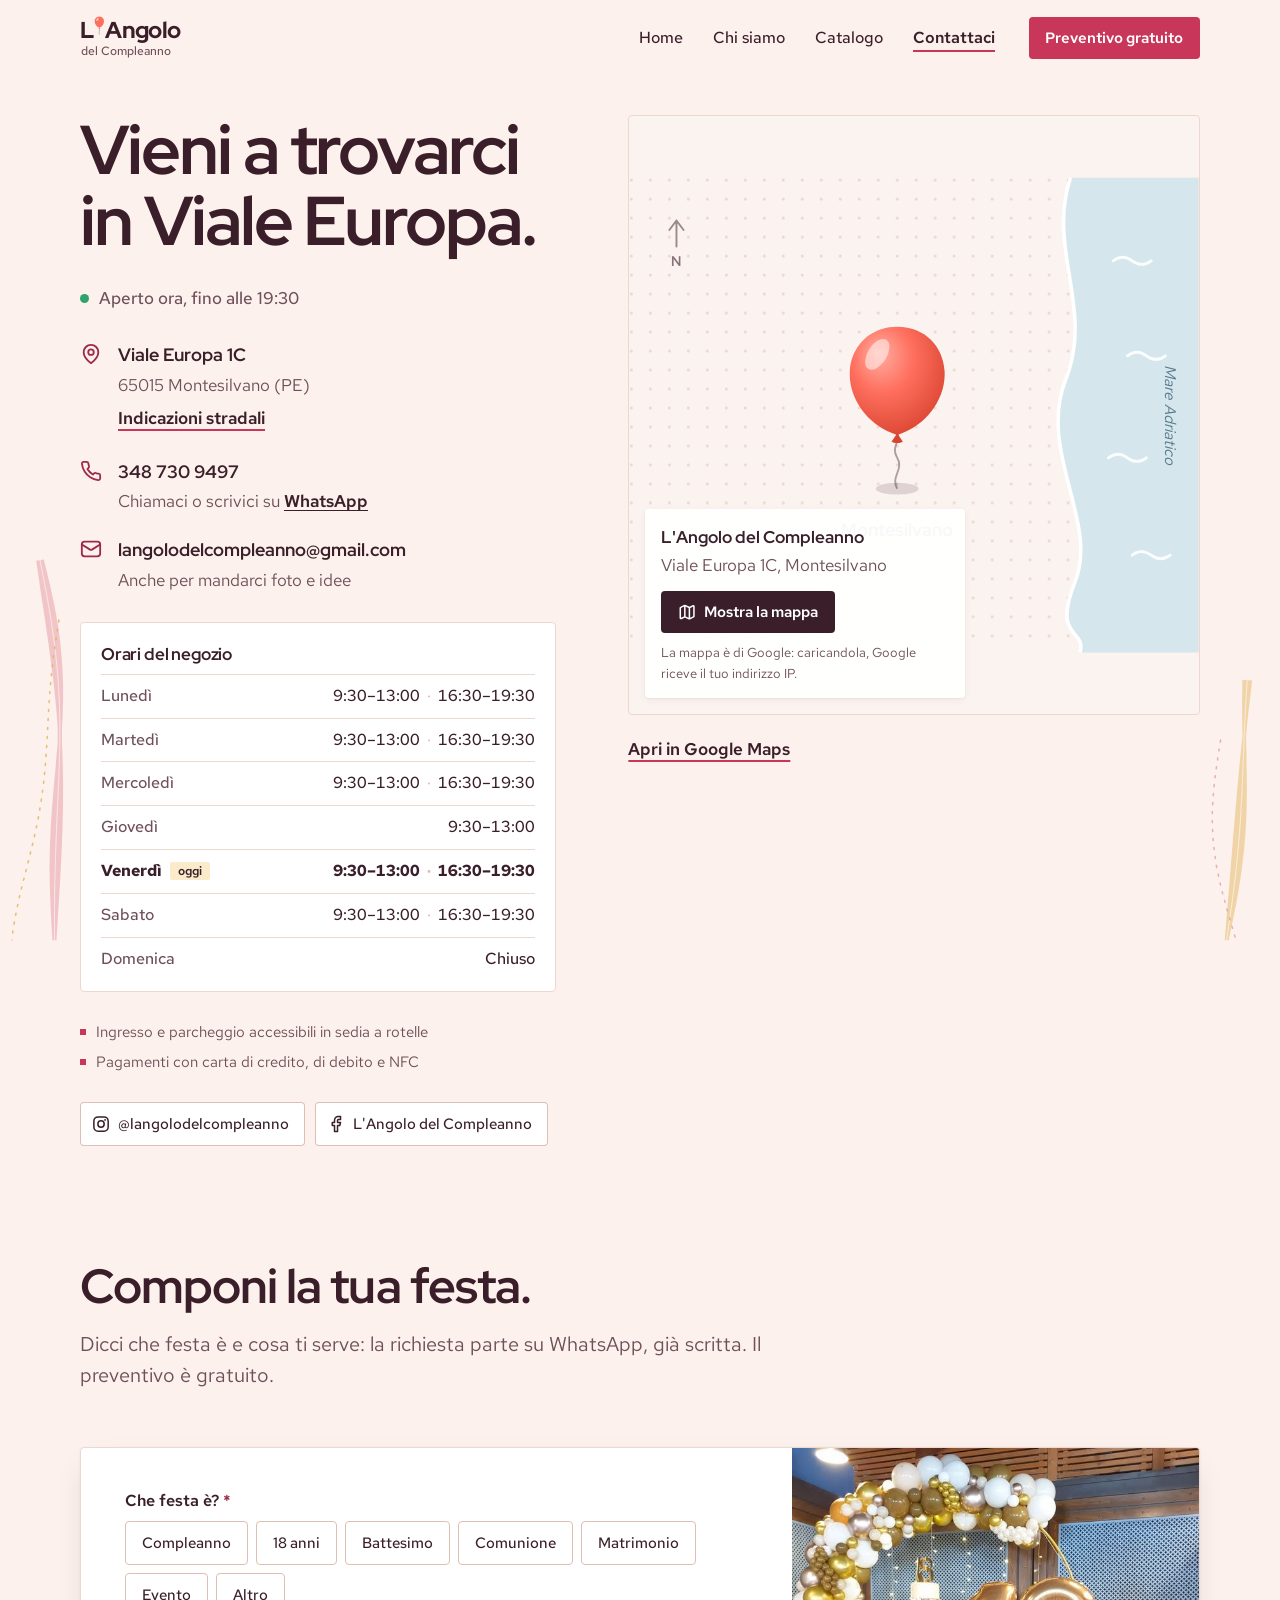
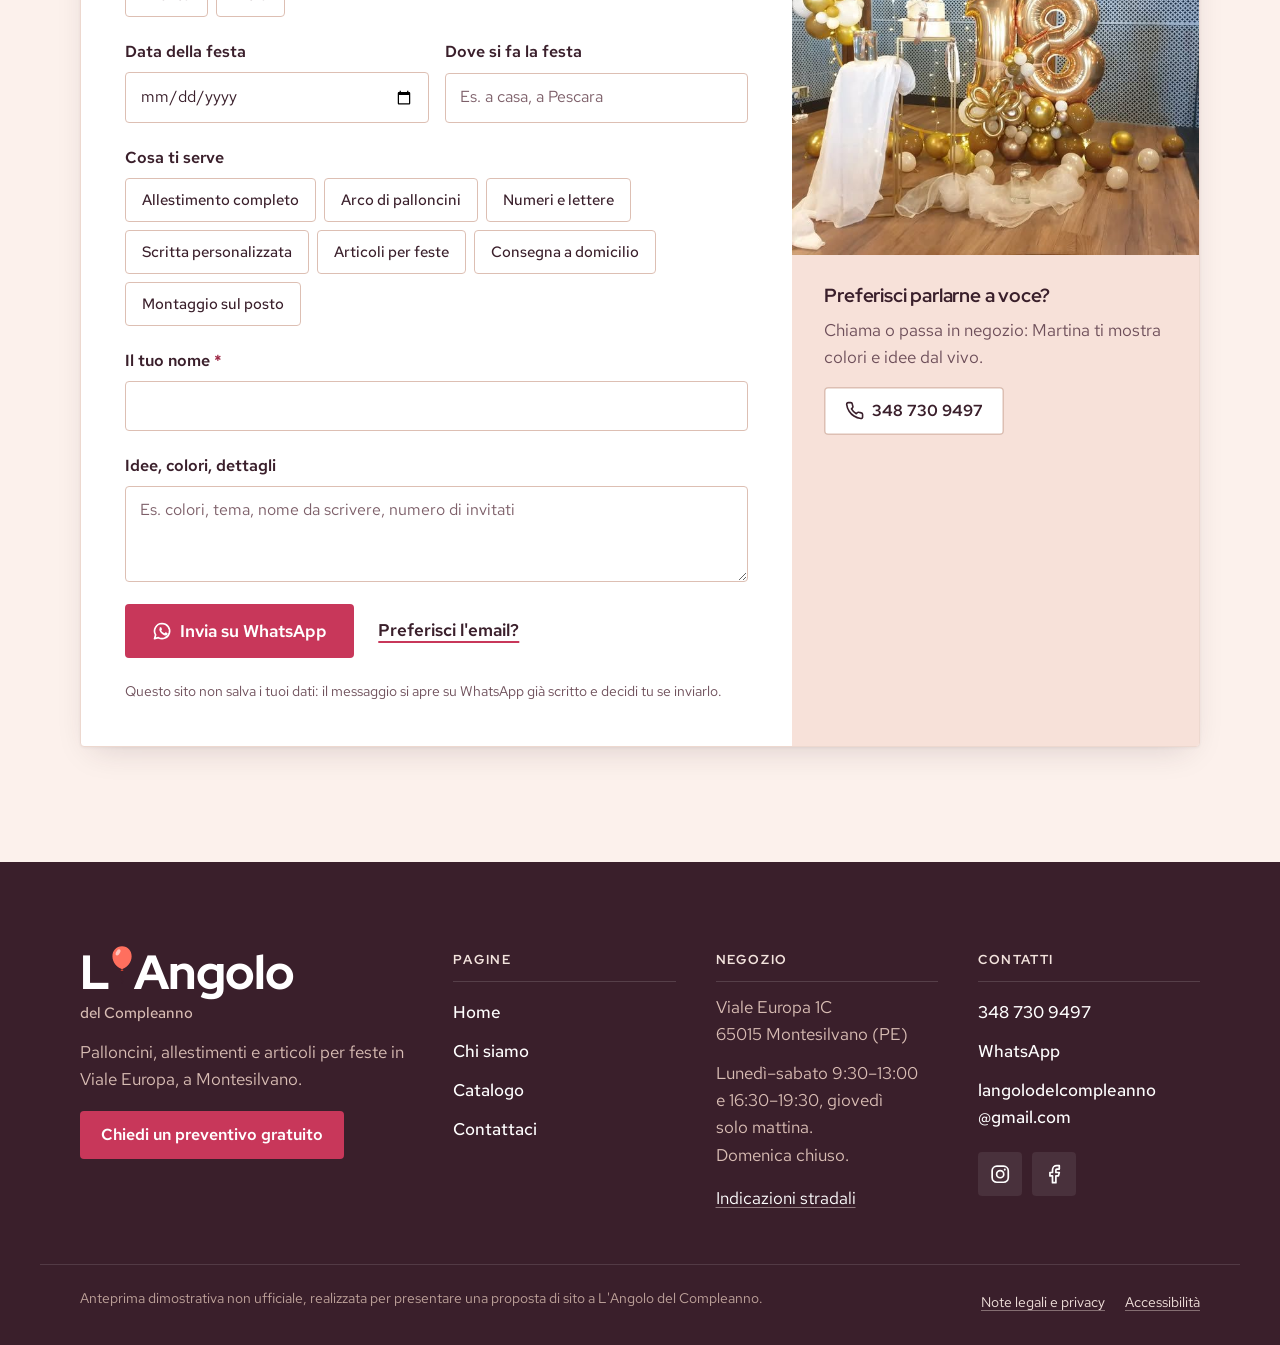
<file: contatti.html>
<!doctype html>
<html lang="it">
<head>
  <meta charset="utf-8">
  <meta name="viewport" content="width=device-width, initial-scale=1, viewport-fit=cover">
  <title>Contattaci · Anteprima sito L'Angolo del Compleanno</title>
  <meta name="description" content="Indirizzo, orari e contatti del negozio in Viale Europa 1C a Montesilvano, e il modulo per chiedere un preventivo gratuito su WhatsApp.">
  <meta name="theme-color" content="#FCF1EC">
  <meta property="og:type" content="website">
  <meta property="og:locale" content="it_IT">
  <meta property="og:title" content="Contattaci · Anteprima sito L'Angolo del Compleanno">
  <meta property="og:description" content="Indirizzo, orari e contatti del negozio in Viale Europa 1C a Montesilvano, e il modulo per chiedere un preventivo gratuito su WhatsApp.">
  <meta name="robots" content="noindex, nofollow, noarchive, noimageindex">
  <meta name="referrer" content="strict-origin-when-cross-origin">
  <link rel="icon" href="favicon.svg" type="image/svg+xml">
  <link rel="preload" href="fonts/redhat-display-latin.woff2" as="font" type="font/woff2" crossorigin>
  <link rel="preload" href="fonts/redhat-text-latin.woff2" as="font" type="font/woff2" crossorigin>
  <link rel="stylesheet" href="style.css?v=20260929b">
  <script>document.documentElement.classList.add('js')</script>
  <script src="script.js?v=20260929b" defer></script>
</head>
<body>

<svg class="sprite" width="0" height="0" aria-hidden="true" focusable="false"><defs><symbol id="i-whatsapp" viewBox="0 0 24 24"><path d="M12 3a9 9 0 0 0-7.7 13.6L3 21l4.5-1.2A9 9 0 1 0 12 3Z" fill="none" stroke="currentColor" stroke-width="2" stroke-linecap="round" stroke-linejoin="round"/><path d="M9.2 7.7c.2-.4.4-.4.7-.4h.5c.2 0 .4 0 .6.4l.8 1.9c.1.2.1.4 0 .6l-.5.7c-.1.2-.2.3-.1.6.4.8 1 1.4 1.6 1.9.6.5 1.2.8 1.9 1.1.2.1.4.1.5-.1l.7-.8c.2-.2.4-.2.6-.1l1.7.8c.2.1.4.2.4.4 0 .3 0 1.1-.5 1.6-.4.5-1.2.9-2 .9-.8 0-2.3-.3-4-1.8-1.9-1.6-3-3.6-3.2-4.2-.3-.9-.2-1.9.3-2.6Z" fill="currentColor"/></symbol><symbol id="i-phone" viewBox="0 0 24 24"><path d="M22 16.9v3a2 2 0 0 1-2.2 2 19.8 19.8 0 0 1-8.6-3.1 19.5 19.5 0 0 1-6-6A19.8 19.8 0 0 1 2.1 4.2 2 2 0 0 1 4.1 2h3a2 2 0 0 1 2 1.7c.1 1 .4 1.9.7 2.8a2 2 0 0 1-.5 2.1L8.1 9.9a16 16 0 0 0 6 6l1.3-1.3a2 2 0 0 1 2.1-.4c.9.3 1.8.6 2.8.7a2 2 0 0 1 1.7 2Z" fill="none" stroke="currentColor" stroke-width="2" stroke-linecap="round" stroke-linejoin="round"/></symbol><symbol id="i-pin" viewBox="0 0 24 24"><path d="M20 10c0 6-8 12-8 12s-8-6-8-12a8 8 0 0 1 16 0Z" fill="none" stroke="currentColor" stroke-width="2" stroke-linecap="round" stroke-linejoin="round"/><circle cx="12" cy="10" r="3" fill="none" stroke="currentColor" stroke-width="2" stroke-linecap="round" stroke-linejoin="round"/></symbol><symbol id="i-clock" viewBox="0 0 24 24"><circle cx="12" cy="12" r="10" fill="none" stroke="currentColor" stroke-width="2" stroke-linecap="round" stroke-linejoin="round"/><path d="M12 6v6l4 2" fill="none" stroke="currentColor" stroke-width="2" stroke-linecap="round" stroke-linejoin="round"/></symbol><symbol id="i-mail" viewBox="0 0 24 24"><rect x="2" y="4" width="20" height="16" rx="3" fill="none" stroke="currentColor" stroke-width="2" stroke-linecap="round" stroke-linejoin="round"/><path d="m22 7-9 5.7a2 2 0 0 1-2 0L2 7" fill="none" stroke="currentColor" stroke-width="2" stroke-linecap="round" stroke-linejoin="round"/></symbol><symbol id="i-instagram" viewBox="0 0 24 24"><rect x="2.5" y="2.5" width="19" height="19" rx="5.5" fill="none" stroke="currentColor" stroke-width="2" stroke-linecap="round" stroke-linejoin="round"/><circle cx="12" cy="12" r="4.2" fill="none" stroke="currentColor" stroke-width="2" stroke-linecap="round" stroke-linejoin="round"/><circle cx="17.4" cy="6.6" r="1.2" fill="currentColor"/></symbol><symbol id="i-facebook" viewBox="0 0 24 24"><path d="M18 2h-3a5 5 0 0 0-5 5v3H7v4h3v8h4v-8h3l1-4h-4V7a1 1 0 0 1 1-1h3Z" fill="none" stroke="currentColor" stroke-width="2" stroke-linecap="round" stroke-linejoin="round"/></symbol><symbol id="i-arrow-right" viewBox="0 0 24 24"><path d="M5 12h14M13 6l6 6-6 6" fill="none" stroke="currentColor" stroke-width="2" stroke-linecap="round" stroke-linejoin="round"/></symbol><symbol id="i-arrow-up-right" viewBox="0 0 24 24"><path d="M7 17 17 7M8 7h9v9" fill="none" stroke="currentColor" stroke-width="2" stroke-linecap="round" stroke-linejoin="round"/></symbol><symbol id="i-star" viewBox="0 0 24 24"><path d="M12 2.5l2.9 5.9 6.5.9-4.7 4.6 1.1 6.5L12 17.3l-5.8 3.1 1.1-6.5-4.7-4.6 6.5-.9Z" fill="currentColor" stroke="currentColor" stroke-width="1.2" stroke-linejoin="round"/></symbol><symbol id="i-check" viewBox="0 0 24 24"><path d="M20 6 9 17l-5-5" fill="none" stroke="currentColor" stroke-width="2" stroke-linecap="round" stroke-linejoin="round"/></symbol><symbol id="i-truck" viewBox="0 0 24 24"><path d="M14 18V6a2 2 0 0 0-2-2H4a2 2 0 0 0-2 2v11a1 1 0 0 0 1 1h2M15 18H9M19 18h2a1 1 0 0 0 1-1v-3.6a1 1 0 0 0-.2-.7l-3.5-4.3a1 1 0 0 0-.8-.4H14" fill="none" stroke="currentColor" stroke-width="2" stroke-linecap="round" stroke-linejoin="round"/><circle cx="17" cy="18" r="2" fill="none" stroke="currentColor" stroke-width="2" stroke-linecap="round" stroke-linejoin="round"/><circle cx="7" cy="18" r="2" fill="none" stroke="currentColor" stroke-width="2" stroke-linecap="round" stroke-linejoin="round"/></symbol><symbol id="i-wheelchair" viewBox="0 0 24 24"><circle cx="15.5" cy="4" r="1.6" fill="currentColor"/><path d="M18 19l1-7-6 1M5 8l3-3 5.5 3-2.4 3.5M4.2 14.5a5 5 0 0 0 6.9 6M13.8 17.5a5 5 0 0 0-6.9-6" fill="none" stroke="currentColor" stroke-width="2" stroke-linecap="round" stroke-linejoin="round"/></symbol><symbol id="i-card" viewBox="0 0 24 24"><rect x="2" y="5" width="20" height="14" rx="3" fill="none" stroke="currentColor" stroke-width="2" stroke-linecap="round" stroke-linejoin="round"/><path d="M2 10h20M6 15h4" fill="none" stroke="currentColor" stroke-width="2" stroke-linecap="round" stroke-linejoin="round"/></symbol><symbol id="i-sparkle" viewBox="0 0 24 24"><path d="M11 2.5l1.9 5.6 5.6 1.9-5.6 1.9L11 17.5l-1.9-5.6-5.6-1.9 5.6-1.9Z" fill="currentColor"/><path d="M19 14.5l.8 2.2 2.2.8-2.2.8-.8 2.2-.8-2.2-2.2-.8 2.2-.8Z" fill="currentColor"/></symbol><symbol id="i-palette" viewBox="0 0 24 24"><path d="M12 2a10 10 0 0 0 0 20c1 0 1.7-.8 1.7-1.7 0-.4-.2-.8-.5-1.1-.3-.3-.4-.7-.4-1.1 0-.9.7-1.7 1.7-1.7h2a5.6 5.6 0 0 0 5.5-5.5C22 6 17.5 2 12 2Z" fill="none" stroke="currentColor" stroke-width="2" stroke-linecap="round" stroke-linejoin="round"/><circle cx="13.5" cy="6.5" r="1.2" fill="currentColor"/><circle cx="17.5" cy="10.5" r="1.2" fill="currentColor"/><circle cx="8.5" cy="7.5" r="1.2" fill="currentColor"/><circle cx="6.5" cy="12.5" r="1.2" fill="currentColor"/></symbol><symbol id="i-heart" viewBox="0 0 24 24"><path d="M19 14c1.5-1.5 3-3.2 3-5.5A5.5 5.5 0 0 0 16.5 3c-1.8 0-3 .5-4.5 2-1.5-1.5-2.7-2-4.5-2A5.5 5.5 0 0 0 2 8.5c0 2.3 1.5 4 3 5.5l7 7Z" fill="none" stroke="currentColor" stroke-width="2" stroke-linecap="round" stroke-linejoin="round"/></symbol><symbol id="i-gift" viewBox="0 0 24 24"><rect x="3" y="8" width="18" height="4" rx="1" fill="none" stroke="currentColor" stroke-width="2" stroke-linecap="round" stroke-linejoin="round"/><path d="M12 8v13M19 12v7a2 2 0 0 1-2 2H7a2 2 0 0 1-2-2v-7M7.5 8a2.5 2.5 0 0 1 0-5C10 3 12 8 12 8s2-5 4.5-5a2.5 2.5 0 0 1 0 5" fill="none" stroke="currentColor" stroke-width="2" stroke-linecap="round" stroke-linejoin="round"/></symbol><symbol id="i-plus" viewBox="0 0 24 24"><path d="M12 5v14M5 12h14" fill="none" stroke="currentColor" stroke-width="2" stroke-linecap="round" stroke-linejoin="round"/></symbol><symbol id="i-map" viewBox="0 0 24 24"><path d="M14.1 5.6a2 2 0 0 0 1.8 0l3.7-1.9a1 1 0 0 1 1.4.9v12.8a1 1 0 0 1-.6.9l-4.5 2.3a2 2 0 0 1-1.8 0l-4.2-2.1a2 2 0 0 0-1.8 0l-3.7 1.9A1 1 0 0 1 3 19.4V6.6a1 1 0 0 1 .6-.9l4.5-2.3a2 2 0 0 1 1.8 0ZM15 5.8v15M9 3.2v15" fill="none" stroke="currentColor" stroke-width="2" stroke-linecap="round" stroke-linejoin="round"/></symbol><symbol id="i-rotate" viewBox="0 0 24 24"><path d="M3 12a9 9 0 1 0 2.6-6.4L3 8M3 3v5h5" fill="none" stroke="currentColor" stroke-width="2" stroke-linecap="round" stroke-linejoin="round"/></symbol><symbol id="i-bag" viewBox="0 0 24 24"><path d="M6 7h12l1 13a1 1 0 0 1-1 1H6a1 1 0 0 1-1-1L6 7Z" fill="none" stroke="currentColor" stroke-width="2" stroke-linecap="round" stroke-linejoin="round"/><path d="M9 10V6a3 3 0 0 1 6 0v4" fill="none" stroke="currentColor" stroke-width="2" stroke-linecap="round" stroke-linejoin="round"/></symbol><symbol id="i-type" viewBox="0 0 24 24"><path d="M4 7V5h16v2M12 5v14M9 19h6" fill="none" stroke="currentColor" stroke-width="2" stroke-linecap="round" stroke-linejoin="round"/></symbol><symbol id="i-cake" viewBox="0 0 24 24"><path d="M4 21V12a2 2 0 0 1 2-2h12a2 2 0 0 1 2 2v9M2 21h20M4 15c1.5 1 3 1 4 0s3-1 4 0 3 1 4 0 3-1 4 0M12 10V7" fill="none" stroke="currentColor" stroke-width="2" stroke-linecap="round" stroke-linejoin="round"/><path d="M12 3.5c.8.9 1 1.6.6 2.2a.7.7 0 0 1-1.2 0c-.4-.6-.2-1.3.6-2.2Z" fill="currentColor"/></symbol><symbol id="i-store" viewBox="0 0 24 24"><path d="M3 9l1.5-5h15L21 9M3 9v11h18V9M3 9h18M9 20v-6h6v6" fill="none" stroke="currentColor" stroke-width="2" stroke-linecap="round" stroke-linejoin="round"/></symbol><symbol id="logo-balloon" viewBox="0 0 20 36"><path d="M10 .8C15.3.8 18.7 4.8 18.7 9.9 18.7 15.3 14.7 19.9 10.8 21.3L10 21.7 9.2 21.3C5.3 19.9 1.3 15.3 1.3 9.9 1.3 4.8 4.7.8 10 .8Z" fill="#FF6F5E"/><path d="M8.6 23.4 10 21.4 11.4 23.4Z" fill="#D94430"/><ellipse cx="6.4" cy="6.4" rx="1.7" ry="3.1" transform="rotate(30 6.4 6.4)" fill="#fff" opacity=".6"/><path d="M10 23.4c-2.2 1.8 2.2 3 0 5s2 3.2.2 5.6" fill="none" stroke="#3A1F2B" stroke-width="1.1" stroke-linecap="round" opacity=".5"/></symbol></defs></svg>

<a class="skip" href="#main">Vai al contenuto</a>

<header class="site-header" data-header>
  <div class="wrap header-inner">
    <a class="brand" href="./" aria-label="L'Angolo del Compleanno, vai alla home">
      <span class="brand-name" aria-hidden="true">L<svg class="brand-balloon" viewBox="0 0 20 36" focusable="false"><use href="#logo-balloon"/></svg>Angolo</span>
      <span class="brand-sub" aria-hidden="true">del Compleanno</span>
    </a>
    <nav class="nav" aria-label="Navigazione principale">
      <div class="menu" id="menu" data-menu>
        <ul class="nav-list">
          <li><a href="./">Home</a></li>
          <li><a href="chi-siamo">Chi siamo</a></li>
          <li><a href="catalogo">Catalogo</a></li>
          <li><a href="contatti" aria-current="page">Contattaci</a></li>
        </ul>
        <div class="menu-extra">
          <p class="status" data-status-wrap><span class="dot" aria-hidden="true"></span><span data-status>Viale Europa 1C, Montesilvano</span></p>
          <div class="menu-actions">
            <a class="btn btn-ink js-whatsapp" href="https://wa.me/393487309497?text=Ciao%20Martina%21%20Vorrei%20qualche%20informazione%20per%20una%20festa." target="_blank" rel="noopener"><svg class="i" aria-hidden="true"><use href="#i-whatsapp"/></svg>WhatsApp<span class="sr-only"> (si apre in una nuova scheda)</span></a>
            <a class="btn btn-line js-phone" href="tel:+393487309497"><svg class="i" aria-hidden="true"><use href="#i-phone"/></svg>Chiama</a>
          </div>
        </div>
      </div>
      <a class="btn btn-primary btn-sm nav-cta" href="contatti#preventivo">Preventivo gratuito</a>
      <button class="menu-btn" type="button" aria-expanded="false" aria-controls="menu" data-menu-btn>
        <span class="sr-only">Apri il menu</span>
        <span class="menu-icon" aria-hidden="true"><i></i><i></i></span>
      </button>
    </nav>
  </div>
</header>

<main id="main">
  <div class="ribbons" aria-hidden="true" data-ribbons></div>

  <section class="section contact page-top" aria-labelledby="page-title" data-intro>
    <div class="wrap contact-grid">
      <div class="contact-info">
        <h1 id="page-title" class="page-title" data-split>Vieni a trovarci in Viale Europa.</h1>
        <p class="status" data-status-wrap data-hero-in><span class="dot" aria-hidden="true"></span><span data-status>Controlla gli orari qui sotto</span></p>

        <ul class="contact-list" data-hero-in>
          <li>
            <svg class="i" aria-hidden="true"><use href="#i-pin"/></svg>
            <div><strong>Viale Europa 1C</strong><span>65015 Montesilvano (PE)</span><a class="text-link js-directions" href="https://www.google.com/maps/dir/?api=1&amp;destination=L%27Angolo%20del%20Compleanno%2C%20Viale%20Europa%201C%2C%2065015%20Montesilvano%20PE" target="_blank" rel="noopener">Indicazioni stradali<span class="sr-only"> (si apre in una nuova scheda)</span></a></div>
          </li>
          <li>
            <svg class="i" aria-hidden="true"><use href="#i-phone"/></svg>
            <div><strong><a class="js-phone" href="tel:+393487309497">348 730 9497</a></strong><span>Chiamaci o scrivici su <a class="js-whatsapp" href="https://wa.me/393487309497?text=Ciao%20Martina%21%20Vorrei%20qualche%20informazione%20per%20una%20festa." target="_blank" rel="noopener">WhatsApp<span class="sr-only"> (si apre in una nuova scheda)</span></a></span></div>
          </li>
          <li>
            <svg class="i" aria-hidden="true"><use href="#i-mail"/></svg>
            <div><strong><a class="js-email" href="mailto:langolodelcompleanno@gmail.com">langolodelcompleanno<wbr>@gmail.com</a></strong><span>Anche per mandarci foto e idee</span></div>
          </li>
        </ul>

        <div class="hours" data-reveal>
          <h2 class="hours-title">Orari del negozio</h2>
          <table class="hours-table">
            <caption class="sr-only">Orari di apertura settimanali</caption>
            <tbody data-hours>
              <tr><th scope="row">Lunedì</th><td>9:30–13:00 · 16:30–19:30</td></tr>
              <tr><th scope="row">Martedì</th><td>9:30–13:00 · 16:30–19:30</td></tr>
              <tr><th scope="row">Mercoledì</th><td>9:30–13:00 · 16:30–19:30</td></tr>
              <tr><th scope="row">Giovedì</th><td>9:30–13:00</td></tr>
              <tr><th scope="row">Venerdì</th><td>9:30–13:00 · 16:30–19:30</td></tr>
              <tr><th scope="row">Sabato</th><td>9:30–13:00 · 16:30–19:30</td></tr>
              <tr><th scope="row">Domenica</th><td>Chiuso</td></tr>
            </tbody>
          </table>
        </div>

        <ul class="perks" data-reveal>
          <li>Ingresso e parcheggio accessibili in sedia a rotelle</li>
          <li>Pagamenti con carta di credito, di debito e NFC</li>
        </ul>

        <div class="social" data-reveal>
          <a class="social-link" href="https://www.instagram.com/langolodelcompleanno/" target="_blank" rel="noopener"><svg class="i" aria-hidden="true"><use href="#i-instagram"/></svg>@langolodelcompleanno<span class="sr-only"> (si apre in una nuova scheda)</span></a>
          <a class="social-link" href="https://www.facebook.com/langolodelcompleanno/" target="_blank" rel="noopener"><svg class="i" aria-hidden="true"><use href="#i-facebook"/></svg>L'Angolo del Compleanno<span class="sr-only"> (si apre in una nuova scheda)</span></a>
        </div>
      </div>

      <div class="map" data-hero-in>
        <div class="map-facade" data-map-facade>
          <svg class="map-art" viewBox="0 0 480 400" aria-hidden="true" focusable="false">
            <defs><pattern id="mp-dots" width="16" height="16" patternUnits="userSpaceOnUse"><circle cx="2" cy="2" r="1.2" fill="#EBD5CC"/></pattern><radialGradient id="mp-g" cx=".4" cy=".34" r=".72" fx=".3" fy=".24"><stop offset="0" stop-color="#FFB0A3"/><stop offset=".45" stop-color="#FF6F5E"/><stop offset="1" stop-color="#D94430"/></radialGradient></defs><rect width="480" height="400" fill="#FBF3EF"/><rect width="480" height="400" fill="url(#mp-dots)"/><path d="M372 0C352 60 392 110 368 170S396 290 376 340 386 380 380 400H480V0Z" fill="#D5E6EC"/><path d="M372 0C352 60 392 110 368 170S396 290 376 340 386 380 380 400" fill="none" stroke="#FFFFFF" stroke-width="3"/><g fill="none" stroke="#FFFFFF" stroke-width="2.4" stroke-linecap="round" opacity=".9"><path d="M408 70q8-6 16 0t16 0"/><path d="M420 150q8-6 16 0t16 0"/><path d="M404 236q8-6 16 0t16 0"/><path d="M424 318q8-6 16 0t16 0"/></g><text x="452" y="200" transform="rotate(90 452 200)" text-anchor="middle" font-family="Red Hat Text, Arial, sans-serif" font-style="italic" font-size="13" fill="#56788A">Mare Adriatico</text><g fill="none" stroke="#3A1F2B" stroke-opacity=".5" stroke-width="1.6" stroke-linecap="round" stroke-linejoin="round"><path d="M40 58V36l-6 8M40 36l6 8"/></g><text x="40" y="74" text-anchor="middle" font-family="Red Hat Display, Arial, sans-serif" font-weight="700" font-size="12" fill="#3A1F2B" opacity=".6">N</text><g class="map-pin"><ellipse cx="226" cy="262" rx="18" ry="5" fill="#3A1F2B" opacity=".15"/><path d="M226 262c-6-10 6-16 0-26s4-14 0-22" fill="none" stroke="#3A1F2B" stroke-opacity=".4" stroke-width="1.6"/><g transform="translate(226 172) scale(.8)"><path d="M0-58C31-58 50-35 50-8 50 21 28 46 5 54L0 56-5 54C-28 46-50 21-50-8-50-35-31-58 0-58Z" fill="url(#mp-g)"/><path d="M-6 63 0 54 6 63C3 65-3 65-6 63Z" fill="#D94430"/><ellipse cx="-21" cy="-29" rx="10" ry="18" transform="rotate(32 -21 -29)" fill="#fff" opacity=".5"/></g></g><text x="226" y="302" text-anchor="middle" font-family="Red Hat Display, Arial, sans-serif" font-weight="700" font-size="15" fill="#3A1F2B">Montesilvano</text>
          </svg>
          <div class="map-card">
            <p class="map-name">L'Angolo del Compleanno</p>
            <p class="map-addr">Viale Europa 1C, Montesilvano</p>
            <button class="btn btn-ink btn-sm" type="button" data-map-load><svg class="i" aria-hidden="true"><use href="#i-map"/></svg>Mostra la mappa</button>
            <p class="map-note">La mappa è di Google: caricandola, Google riceve il tuo indirizzo IP.</p>
          </div>
        </div>
        <a class="text-link js-directions" href="https://www.google.com/maps/dir/?api=1&amp;destination=L%27Angolo%20del%20Compleanno%2C%20Viale%20Europa%201C%2C%2065015%20Montesilvano%20PE" target="_blank" rel="noopener">Apri in Google Maps<span class="sr-only"> (si apre in una nuova scheda)</span></a>
      </div>
    </div>
  </section>

  <section class="section quote-section" id="preventivo" aria-labelledby="quote-title">
    <div class="wrap">
      <header class="section-head">
        <h2 id="quote-title" class="h2" data-reveal>Componi la tua festa.</h2>
        <p class="lead" data-reveal>Dicci che festa è e cosa ti serve: la richiesta parte su WhatsApp, già scritta. Il preventivo è gratuito.</p>
      </header>

      <div class="composer-wrap" data-reveal>

        <form class="composer" novalidate data-composer>
          <fieldset class="field" data-field="occasione" aria-describedby="err-occasione">
            <legend>Che festa è? <span class="req" aria-hidden="true">*</span></legend>
            <div class="choice-row">
              <label class="choice"><input type="radio" name="occasione" value="Compleanno" required><span>Compleanno</span></label>
              <label class="choice"><input type="radio" name="occasione" value="18 anni"><span>18 anni</span></label>
              <label class="choice"><input type="radio" name="occasione" value="Battesimo"><span>Battesimo</span></label>
              <label class="choice"><input type="radio" name="occasione" value="Comunione"><span>Comunione</span></label>
              <label class="choice"><input type="radio" name="occasione" value="Matrimonio"><span>Matrimonio</span></label>
              <label class="choice"><input type="radio" name="occasione" value="Evento"><span>Evento</span></label>
              <label class="choice"><input type="radio" name="occasione" value="Altro"><span>Altro</span></label>
            </div>
            <p class="field-error" id="err-occasione" data-error-for="occasione" hidden>Scegli il tipo di festa, così Martina sa da dove partire.</p>
          </fieldset>

          <div class="field-row">
            <div class="field">
              <label for="f-data">Data della festa</label>
              <input id="f-data" name="data" type="date" autocomplete="off">
            </div>
            <div class="field">
              <label for="f-luogo">Dove si fa la festa</label>
              <input id="f-luogo" name="luogo" type="text" autocomplete="address-level2" placeholder="Es. a casa, a Pescara">
            </div>
          </div>

          <fieldset class="field">
            <legend>Cosa ti serve</legend>
            <div class="choice-row">
              <label class="choice"><input type="checkbox" name="servizi" value="allestimento completo"><span>Allestimento completo</span></label>
              <label class="choice"><input type="checkbox" name="servizi" value="arco di palloncini"><span>Arco di palloncini</span></label>
              <label class="choice"><input type="checkbox" name="servizi" value="numeri e lettere"><span>Numeri e lettere</span></label>
              <label class="choice"><input type="checkbox" name="servizi" value="scritta personalizzata"><span>Scritta personalizzata</span></label>
              <label class="choice"><input type="checkbox" name="servizi" value="articoli per feste"><span>Articoli per feste</span></label>
              <label class="choice"><input type="checkbox" name="servizi" value="consegna a domicilio"><span>Consegna a domicilio</span></label>
              <label class="choice"><input type="checkbox" name="servizi" value="montaggio sul posto"><span>Montaggio sul posto</span></label>
            </div>
          </fieldset>

          <div class="field">
            <label for="f-nome">Il tuo nome <span class="req" aria-hidden="true">*</span></label>
            <input id="f-nome" name="nome" type="text" autocomplete="given-name" required aria-describedby="err-nome">
            <p class="field-error" id="err-nome" data-error-for="nome" hidden>Scrivi il tuo nome, così sappiamo come chiamarti.</p>
          </div>

          <div class="field">
            <label for="f-note">Idee, colori, dettagli</label>
            <textarea id="f-note" name="note" rows="3" placeholder="Es. colori, tema, nome da scrivere, numero di invitati"></textarea>
          </div>

          <div class="composer-send">
            <button class="btn btn-primary btn-lg" type="submit"><svg class="i" aria-hidden="true"><use href="#i-whatsapp"/></svg>Invia su WhatsApp</button>
            <a class="text-link" href="mailto:langolodelcompleanno@gmail.com" data-mailto>Preferisci l'email?</a>
          </div>
          <p class="privacy">Questo sito non salva i tuoi dati: il messaggio si apre su WhatsApp già scritto e decidi tu se inviarlo.</p>
          <p class="sent" role="status" data-sent hidden>Il messaggio è pronto su WhatsApp: premi invio e Martina ti risponde al più presto.</p>
        </form>
        <div class="composer-aside">
          <div class="aside-img"><img src="img/lavori/18-anni-numeri-oro.jpg" alt="" width="640" height="640" loading="lazy" decoding="async"></div>
          <div class="aside-body">
            <h3 id="aside-title">Preferisci parlarne a voce?</h3>
            <p>Chiama o passa in negozio: Martina ti mostra colori e idee dal vivo.</p>
            <div class="aside-actions">
              <a class="btn btn-line js-phone" href="tel:+393487309497"><svg class="i" aria-hidden="true"><use href="#i-phone"/></svg>348 730 9497</a>
            </div>
          </div>
        </div>
      </div>
    </div>
  </section>
</main>

<footer class="site-footer">
  <div class="wrap footer-top">
    <div class="footer-brand">
      <p class="footer-name">L<svg class="brand-balloon" viewBox="0 0 20 36" aria-hidden="true" focusable="false"><use href="#logo-balloon"/></svg>Angolo<span>del Compleanno</span></p>
      <p>Palloncini, allestimenti e articoli per feste in Viale Europa, a Montesilvano.</p>
      <a class="btn btn-primary" href="contatti#preventivo">Chiedi un preventivo gratuito</a>
    </div>
    <nav class="footer-col" aria-labelledby="ft-pages">
      <h2 class="footer-title" id="ft-pages">Pagine</h2>
      <ul class="footer-links">
          <li><a href="./">Home</a></li>
          <li><a href="chi-siamo">Chi siamo</a></li>
          <li><a href="catalogo">Catalogo</a></li>
          <li><a href="contatti">Contattaci</a></li>
      </ul>
    </nav>
    <div class="footer-col">
      <h2 class="footer-title">Negozio</h2>
      <p>Viale Europa 1C<br>65015 Montesilvano (PE)</p>
      <p>Lunedì–sabato 9:30–13:00<br>e 16:30–19:30, giovedì solo mattina.<br>Domenica chiuso.</p>
      <a class="footer-more js-directions" href="https://www.google.com/maps/dir/?api=1&amp;destination=L%27Angolo%20del%20Compleanno%2C%20Viale%20Europa%201C%2C%2065015%20Montesilvano%20PE" target="_blank" rel="noopener">Indicazioni stradali<span class="sr-only"> (si apre in una nuova scheda)</span></a>
    </div>
    <div class="footer-col">
      <h2 class="footer-title">Contatti</h2>
      <ul class="footer-links">
        <li><a class="js-phone" href="tel:+393487309497">348 730 9497</a></li>
        <li><a class="js-whatsapp" href="https://wa.me/393487309497?text=Ciao%20Martina%21%20Vorrei%20qualche%20informazione%20per%20una%20festa." target="_blank" rel="noopener">WhatsApp<span class="sr-only"> (si apre in una nuova scheda)</span></a></li>
        <li><a class="js-email" href="mailto:langolodelcompleanno@gmail.com">langolodelcompleanno<wbr>@gmail.com</a></li>
      </ul>
      <p class="footer-social">
        <a href="https://www.instagram.com/langolodelcompleanno/" target="_blank" rel="noopener" aria-label="Instagram (si apre in una nuova scheda)"><svg class="i" aria-hidden="true"><use href="#i-instagram"/></svg></a>
        <a href="https://www.facebook.com/langolodelcompleanno/" target="_blank" rel="noopener" aria-label="Facebook (si apre in una nuova scheda)"><svg class="i" aria-hidden="true"><use href="#i-facebook"/></svg></a>
      </p>
    </div>
  </div>
  <div class="wrap footer-base">
    <p>Anteprima dimostrativa non ufficiale, realizzata per presentare una proposta di sito a L'Angolo del Compleanno.</p>
    <p class="footer-legal"><a href="note-legali">Note legali e privacy</a><a href="accessibilita">Accessibilità</a></p>
  </div>
</footer>

<div class="mbar" data-mbar aria-hidden="true">
  <a class="btn btn-line js-phone" href="tel:+393487309497" tabindex="-1"><svg class="i" aria-hidden="true"><use href="#i-phone"/></svg>Chiama</a>
  <a class="btn btn-primary js-whatsapp" href="https://wa.me/393487309497?text=Ciao%20Martina%21%20Vorrei%20qualche%20informazione%20per%20una%20festa." tabindex="-1" target="_blank" rel="noopener"><svg class="i" aria-hidden="true"><use href="#i-whatsapp"/></svg>Scrivici su WhatsApp<span class="sr-only"> (si apre in una nuova scheda)</span></a>
</div>

</body>
</html>
</file>
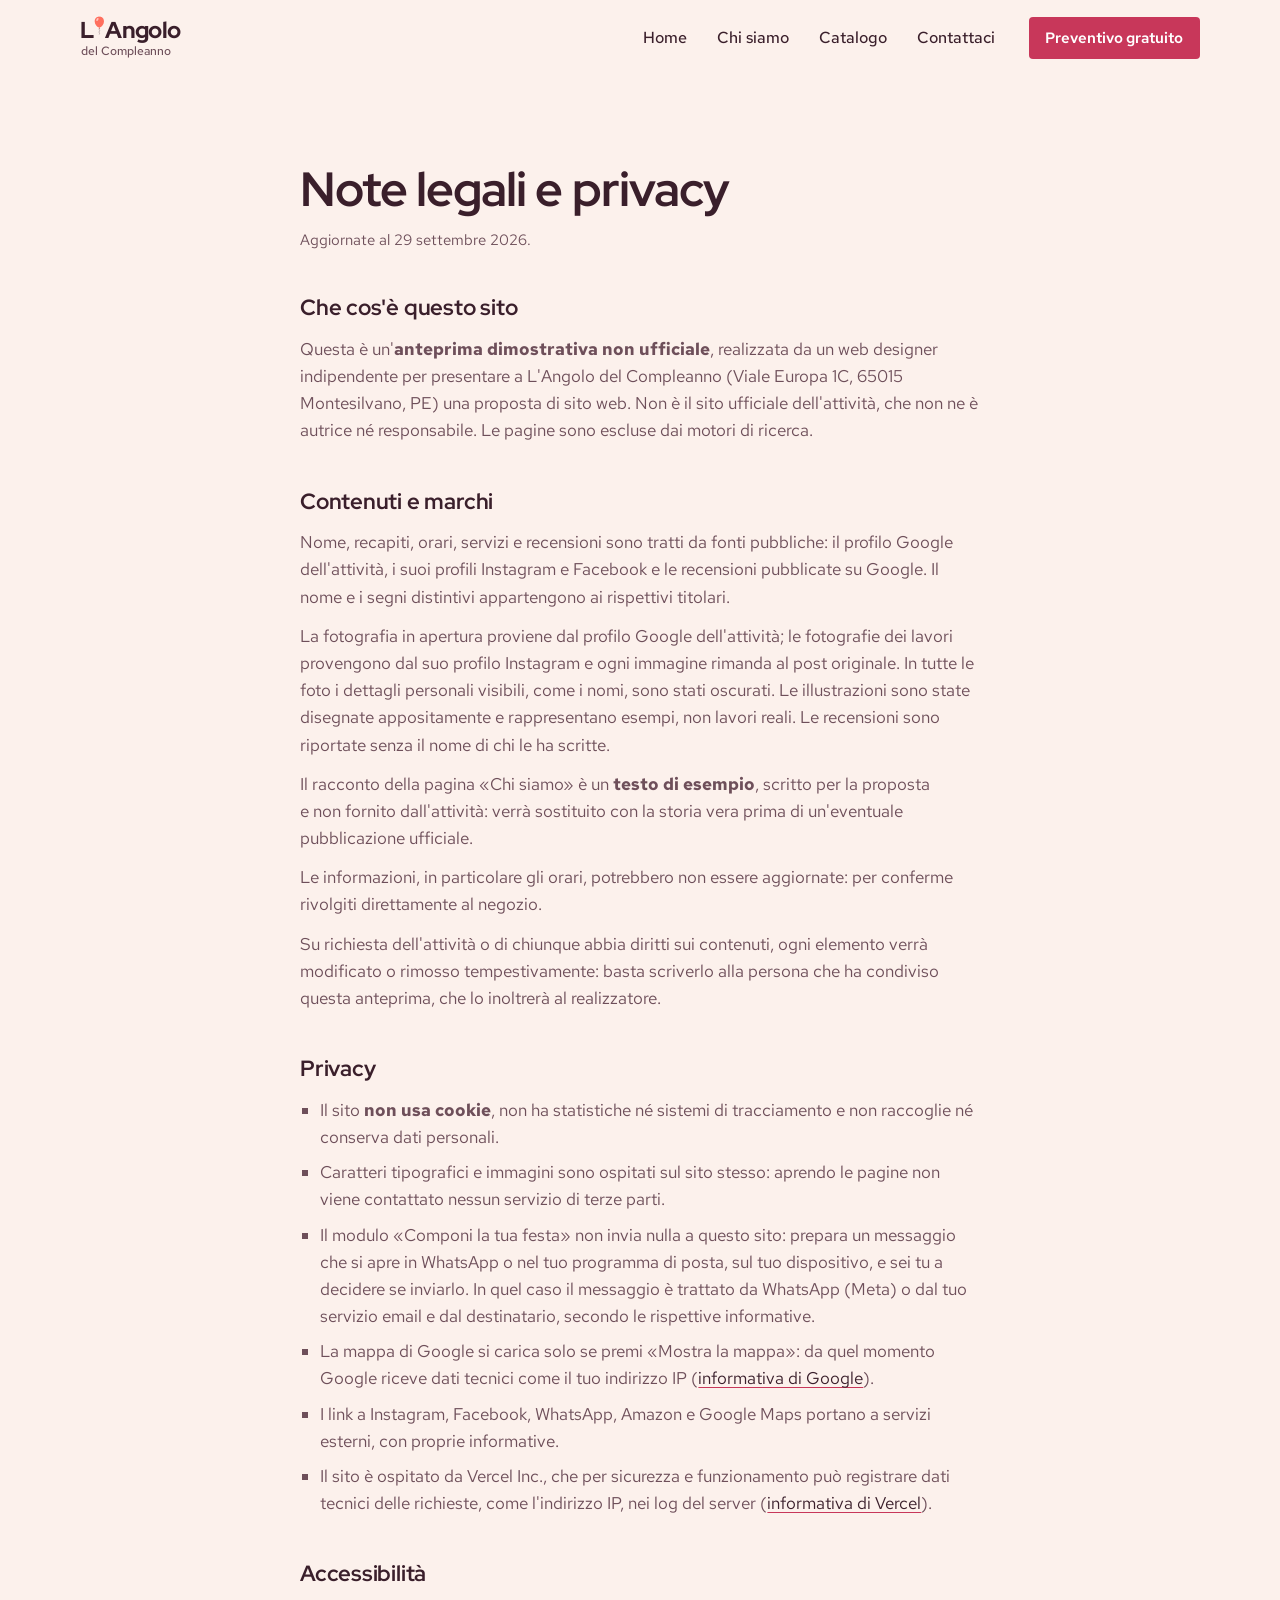
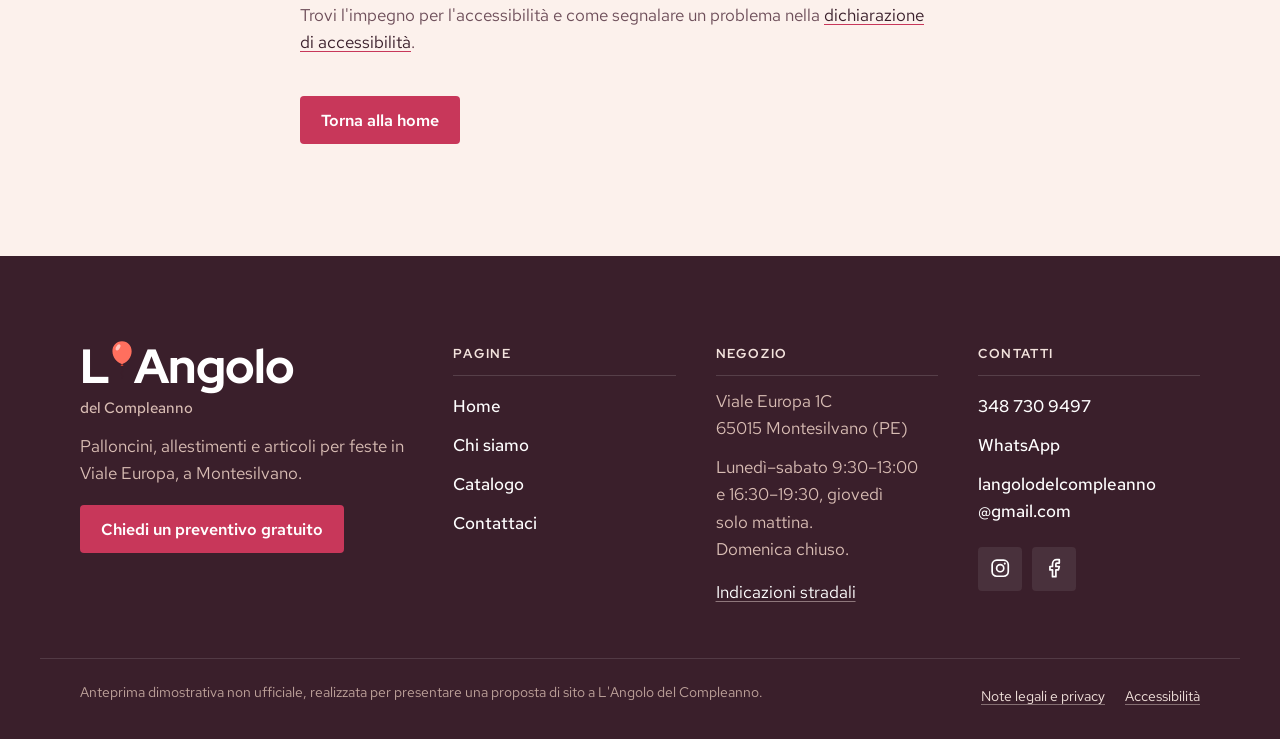
<file: note-legali.html>
<!doctype html>
<html lang="it">
<head>
  <meta charset="utf-8">
  <meta name="viewport" content="width=device-width, initial-scale=1, viewport-fit=cover">
  <title>Note legali e privacy · Anteprima sito L'Angolo del Compleanno</title>
  <meta name="description" content="Note legali e informativa privacy dell'anteprima dimostrativa del sito di L'Angolo del Compleanno.">
  <meta name="theme-color" content="#FCF1EC">
  <meta property="og:type" content="website">
  <meta property="og:locale" content="it_IT">
  <meta property="og:title" content="Note legali e privacy · Anteprima sito L'Angolo del Compleanno">
  <meta property="og:description" content="Note legali e informativa privacy dell'anteprima dimostrativa del sito di L'Angolo del Compleanno.">
  <meta name="robots" content="noindex, nofollow, noarchive, noimageindex">
  <meta name="referrer" content="strict-origin-when-cross-origin">
  <link rel="icon" href="favicon.svg" type="image/svg+xml">
  <link rel="preload" href="fonts/redhat-display-latin.woff2" as="font" type="font/woff2" crossorigin>
  <link rel="preload" href="fonts/redhat-text-latin.woff2" as="font" type="font/woff2" crossorigin>
  <link rel="stylesheet" href="style.css?v=20260929b">
  <script>document.documentElement.classList.add('js')</script>
  <script src="script.js?v=20260929b" defer></script>
</head>
<body class="legal-page">

<svg class="sprite" width="0" height="0" aria-hidden="true" focusable="false"><defs><symbol id="i-whatsapp" viewBox="0 0 24 24"><path d="M12 3a9 9 0 0 0-7.7 13.6L3 21l4.5-1.2A9 9 0 1 0 12 3Z" fill="none" stroke="currentColor" stroke-width="2" stroke-linecap="round" stroke-linejoin="round"/><path d="M9.2 7.7c.2-.4.4-.4.7-.4h.5c.2 0 .4 0 .6.4l.8 1.9c.1.2.1.4 0 .6l-.5.7c-.1.2-.2.3-.1.6.4.8 1 1.4 1.6 1.9.6.5 1.2.8 1.9 1.1.2.1.4.1.5-.1l.7-.8c.2-.2.4-.2.6-.1l1.7.8c.2.1.4.2.4.4 0 .3 0 1.1-.5 1.6-.4.5-1.2.9-2 .9-.8 0-2.3-.3-4-1.8-1.9-1.6-3-3.6-3.2-4.2-.3-.9-.2-1.9.3-2.6Z" fill="currentColor"/></symbol><symbol id="i-phone" viewBox="0 0 24 24"><path d="M22 16.9v3a2 2 0 0 1-2.2 2 19.8 19.8 0 0 1-8.6-3.1 19.5 19.5 0 0 1-6-6A19.8 19.8 0 0 1 2.1 4.2 2 2 0 0 1 4.1 2h3a2 2 0 0 1 2 1.7c.1 1 .4 1.9.7 2.8a2 2 0 0 1-.5 2.1L8.1 9.9a16 16 0 0 0 6 6l1.3-1.3a2 2 0 0 1 2.1-.4c.9.3 1.8.6 2.8.7a2 2 0 0 1 1.7 2Z" fill="none" stroke="currentColor" stroke-width="2" stroke-linecap="round" stroke-linejoin="round"/></symbol><symbol id="i-pin" viewBox="0 0 24 24"><path d="M20 10c0 6-8 12-8 12s-8-6-8-12a8 8 0 0 1 16 0Z" fill="none" stroke="currentColor" stroke-width="2" stroke-linecap="round" stroke-linejoin="round"/><circle cx="12" cy="10" r="3" fill="none" stroke="currentColor" stroke-width="2" stroke-linecap="round" stroke-linejoin="round"/></symbol><symbol id="i-clock" viewBox="0 0 24 24"><circle cx="12" cy="12" r="10" fill="none" stroke="currentColor" stroke-width="2" stroke-linecap="round" stroke-linejoin="round"/><path d="M12 6v6l4 2" fill="none" stroke="currentColor" stroke-width="2" stroke-linecap="round" stroke-linejoin="round"/></symbol><symbol id="i-mail" viewBox="0 0 24 24"><rect x="2" y="4" width="20" height="16" rx="3" fill="none" stroke="currentColor" stroke-width="2" stroke-linecap="round" stroke-linejoin="round"/><path d="m22 7-9 5.7a2 2 0 0 1-2 0L2 7" fill="none" stroke="currentColor" stroke-width="2" stroke-linecap="round" stroke-linejoin="round"/></symbol><symbol id="i-instagram" viewBox="0 0 24 24"><rect x="2.5" y="2.5" width="19" height="19" rx="5.5" fill="none" stroke="currentColor" stroke-width="2" stroke-linecap="round" stroke-linejoin="round"/><circle cx="12" cy="12" r="4.2" fill="none" stroke="currentColor" stroke-width="2" stroke-linecap="round" stroke-linejoin="round"/><circle cx="17.4" cy="6.6" r="1.2" fill="currentColor"/></symbol><symbol id="i-facebook" viewBox="0 0 24 24"><path d="M18 2h-3a5 5 0 0 0-5 5v3H7v4h3v8h4v-8h3l1-4h-4V7a1 1 0 0 1 1-1h3Z" fill="none" stroke="currentColor" stroke-width="2" stroke-linecap="round" stroke-linejoin="round"/></symbol><symbol id="i-arrow-right" viewBox="0 0 24 24"><path d="M5 12h14M13 6l6 6-6 6" fill="none" stroke="currentColor" stroke-width="2" stroke-linecap="round" stroke-linejoin="round"/></symbol><symbol id="i-arrow-up-right" viewBox="0 0 24 24"><path d="M7 17 17 7M8 7h9v9" fill="none" stroke="currentColor" stroke-width="2" stroke-linecap="round" stroke-linejoin="round"/></symbol><symbol id="i-star" viewBox="0 0 24 24"><path d="M12 2.5l2.9 5.9 6.5.9-4.7 4.6 1.1 6.5L12 17.3l-5.8 3.1 1.1-6.5-4.7-4.6 6.5-.9Z" fill="currentColor" stroke="currentColor" stroke-width="1.2" stroke-linejoin="round"/></symbol><symbol id="i-check" viewBox="0 0 24 24"><path d="M20 6 9 17l-5-5" fill="none" stroke="currentColor" stroke-width="2" stroke-linecap="round" stroke-linejoin="round"/></symbol><symbol id="i-truck" viewBox="0 0 24 24"><path d="M14 18V6a2 2 0 0 0-2-2H4a2 2 0 0 0-2 2v11a1 1 0 0 0 1 1h2M15 18H9M19 18h2a1 1 0 0 0 1-1v-3.6a1 1 0 0 0-.2-.7l-3.5-4.3a1 1 0 0 0-.8-.4H14" fill="none" stroke="currentColor" stroke-width="2" stroke-linecap="round" stroke-linejoin="round"/><circle cx="17" cy="18" r="2" fill="none" stroke="currentColor" stroke-width="2" stroke-linecap="round" stroke-linejoin="round"/><circle cx="7" cy="18" r="2" fill="none" stroke="currentColor" stroke-width="2" stroke-linecap="round" stroke-linejoin="round"/></symbol><symbol id="i-wheelchair" viewBox="0 0 24 24"><circle cx="15.5" cy="4" r="1.6" fill="currentColor"/><path d="M18 19l1-7-6 1M5 8l3-3 5.5 3-2.4 3.5M4.2 14.5a5 5 0 0 0 6.9 6M13.8 17.5a5 5 0 0 0-6.9-6" fill="none" stroke="currentColor" stroke-width="2" stroke-linecap="round" stroke-linejoin="round"/></symbol><symbol id="i-card" viewBox="0 0 24 24"><rect x="2" y="5" width="20" height="14" rx="3" fill="none" stroke="currentColor" stroke-width="2" stroke-linecap="round" stroke-linejoin="round"/><path d="M2 10h20M6 15h4" fill="none" stroke="currentColor" stroke-width="2" stroke-linecap="round" stroke-linejoin="round"/></symbol><symbol id="i-sparkle" viewBox="0 0 24 24"><path d="M11 2.5l1.9 5.6 5.6 1.9-5.6 1.9L11 17.5l-1.9-5.6-5.6-1.9 5.6-1.9Z" fill="currentColor"/><path d="M19 14.5l.8 2.2 2.2.8-2.2.8-.8 2.2-.8-2.2-2.2-.8 2.2-.8Z" fill="currentColor"/></symbol><symbol id="i-palette" viewBox="0 0 24 24"><path d="M12 2a10 10 0 0 0 0 20c1 0 1.7-.8 1.7-1.7 0-.4-.2-.8-.5-1.1-.3-.3-.4-.7-.4-1.1 0-.9.7-1.7 1.7-1.7h2a5.6 5.6 0 0 0 5.5-5.5C22 6 17.5 2 12 2Z" fill="none" stroke="currentColor" stroke-width="2" stroke-linecap="round" stroke-linejoin="round"/><circle cx="13.5" cy="6.5" r="1.2" fill="currentColor"/><circle cx="17.5" cy="10.5" r="1.2" fill="currentColor"/><circle cx="8.5" cy="7.5" r="1.2" fill="currentColor"/><circle cx="6.5" cy="12.5" r="1.2" fill="currentColor"/></symbol><symbol id="i-heart" viewBox="0 0 24 24"><path d="M19 14c1.5-1.5 3-3.2 3-5.5A5.5 5.5 0 0 0 16.5 3c-1.8 0-3 .5-4.5 2-1.5-1.5-2.7-2-4.5-2A5.5 5.5 0 0 0 2 8.5c0 2.3 1.5 4 3 5.5l7 7Z" fill="none" stroke="currentColor" stroke-width="2" stroke-linecap="round" stroke-linejoin="round"/></symbol><symbol id="i-gift" viewBox="0 0 24 24"><rect x="3" y="8" width="18" height="4" rx="1" fill="none" stroke="currentColor" stroke-width="2" stroke-linecap="round" stroke-linejoin="round"/><path d="M12 8v13M19 12v7a2 2 0 0 1-2 2H7a2 2 0 0 1-2-2v-7M7.5 8a2.5 2.5 0 0 1 0-5C10 3 12 8 12 8s2-5 4.5-5a2.5 2.5 0 0 1 0 5" fill="none" stroke="currentColor" stroke-width="2" stroke-linecap="round" stroke-linejoin="round"/></symbol><symbol id="i-plus" viewBox="0 0 24 24"><path d="M12 5v14M5 12h14" fill="none" stroke="currentColor" stroke-width="2" stroke-linecap="round" stroke-linejoin="round"/></symbol><symbol id="i-map" viewBox="0 0 24 24"><path d="M14.1 5.6a2 2 0 0 0 1.8 0l3.7-1.9a1 1 0 0 1 1.4.9v12.8a1 1 0 0 1-.6.9l-4.5 2.3a2 2 0 0 1-1.8 0l-4.2-2.1a2 2 0 0 0-1.8 0l-3.7 1.9A1 1 0 0 1 3 19.4V6.6a1 1 0 0 1 .6-.9l4.5-2.3a2 2 0 0 1 1.8 0ZM15 5.8v15M9 3.2v15" fill="none" stroke="currentColor" stroke-width="2" stroke-linecap="round" stroke-linejoin="round"/></symbol><symbol id="i-rotate" viewBox="0 0 24 24"><path d="M3 12a9 9 0 1 0 2.6-6.4L3 8M3 3v5h5" fill="none" stroke="currentColor" stroke-width="2" stroke-linecap="round" stroke-linejoin="round"/></symbol><symbol id="i-bag" viewBox="0 0 24 24"><path d="M6 7h12l1 13a1 1 0 0 1-1 1H6a1 1 0 0 1-1-1L6 7Z" fill="none" stroke="currentColor" stroke-width="2" stroke-linecap="round" stroke-linejoin="round"/><path d="M9 10V6a3 3 0 0 1 6 0v4" fill="none" stroke="currentColor" stroke-width="2" stroke-linecap="round" stroke-linejoin="round"/></symbol><symbol id="i-type" viewBox="0 0 24 24"><path d="M4 7V5h16v2M12 5v14M9 19h6" fill="none" stroke="currentColor" stroke-width="2" stroke-linecap="round" stroke-linejoin="round"/></symbol><symbol id="i-cake" viewBox="0 0 24 24"><path d="M4 21V12a2 2 0 0 1 2-2h12a2 2 0 0 1 2 2v9M2 21h20M4 15c1.5 1 3 1 4 0s3-1 4 0 3 1 4 0 3-1 4 0M12 10V7" fill="none" stroke="currentColor" stroke-width="2" stroke-linecap="round" stroke-linejoin="round"/><path d="M12 3.5c.8.9 1 1.6.6 2.2a.7.7 0 0 1-1.2 0c-.4-.6-.2-1.3.6-2.2Z" fill="currentColor"/></symbol><symbol id="i-store" viewBox="0 0 24 24"><path d="M3 9l1.5-5h15L21 9M3 9v11h18V9M3 9h18M9 20v-6h6v6" fill="none" stroke="currentColor" stroke-width="2" stroke-linecap="round" stroke-linejoin="round"/></symbol><symbol id="logo-balloon" viewBox="0 0 20 36"><path d="M10 .8C15.3.8 18.7 4.8 18.7 9.9 18.7 15.3 14.7 19.9 10.8 21.3L10 21.7 9.2 21.3C5.3 19.9 1.3 15.3 1.3 9.9 1.3 4.8 4.7.8 10 .8Z" fill="#FF6F5E"/><path d="M8.6 23.4 10 21.4 11.4 23.4Z" fill="#D94430"/><ellipse cx="6.4" cy="6.4" rx="1.7" ry="3.1" transform="rotate(30 6.4 6.4)" fill="#fff" opacity=".6"/><path d="M10 23.4c-2.2 1.8 2.2 3 0 5s2 3.2.2 5.6" fill="none" stroke="#3A1F2B" stroke-width="1.1" stroke-linecap="round" opacity=".5"/></symbol></defs></svg>

<a class="skip" href="#main">Vai al contenuto</a>

<header class="site-header" data-header>
  <div class="wrap header-inner">
    <a class="brand" href="./" aria-label="L'Angolo del Compleanno, vai alla home">
      <span class="brand-name" aria-hidden="true">L<svg class="brand-balloon" viewBox="0 0 20 36" focusable="false"><use href="#logo-balloon"/></svg>Angolo</span>
      <span class="brand-sub" aria-hidden="true">del Compleanno</span>
    </a>
    <nav class="nav" aria-label="Navigazione principale">
      <div class="menu" id="menu" data-menu>
        <ul class="nav-list">
          <li><a href="./">Home</a></li>
          <li><a href="chi-siamo">Chi siamo</a></li>
          <li><a href="catalogo">Catalogo</a></li>
          <li><a href="contatti">Contattaci</a></li>
        </ul>
        <div class="menu-extra">
          <p class="status" data-status-wrap><span class="dot" aria-hidden="true"></span><span data-status>Viale Europa 1C, Montesilvano</span></p>
          <div class="menu-actions">
            <a class="btn btn-ink js-whatsapp" href="https://wa.me/393487309497?text=Ciao%20Martina%21%20Vorrei%20qualche%20informazione%20per%20una%20festa." target="_blank" rel="noopener"><svg class="i" aria-hidden="true"><use href="#i-whatsapp"/></svg>WhatsApp<span class="sr-only"> (si apre in una nuova scheda)</span></a>
            <a class="btn btn-line js-phone" href="tel:+393487309497"><svg class="i" aria-hidden="true"><use href="#i-phone"/></svg>Chiama</a>
          </div>
        </div>
      </div>
      <a class="btn btn-primary btn-sm nav-cta" href="contatti#preventivo">Preventivo gratuito</a>
      <button class="menu-btn" type="button" aria-expanded="false" aria-controls="menu" data-menu-btn>
        <span class="sr-only">Apri il menu</span>
        <span class="menu-icon" aria-hidden="true"><i></i><i></i></span>
      </button>
    </nav>
  </div>
</header>

<main id="main" class="legal">
  <div class="wrap">
    <h1>Note legali e privacy</h1>
    <p class="updated">Aggiornate al 29 settembre 2026.</p>

    <h2>Che cos'è questo sito</h2>
    <p>Questa è un'<strong>anteprima dimostrativa non ufficiale</strong>, realizzata da un web designer indipendente per presentare a L'Angolo del Compleanno (Viale Europa 1C, 65015 Montesilvano, PE) una proposta di sito web. Non è il sito ufficiale dell'attività, che non ne è autrice né responsabile. Le pagine sono escluse dai motori di ricerca.</p>

    <h2>Contenuti e marchi</h2>
    <p>Nome, recapiti, orari, servizi e recensioni sono tratti da fonti pubbliche: il profilo Google dell'attività, i suoi profili Instagram e Facebook e le recensioni pubblicate su Google. Il nome e i segni distintivi appartengono ai rispettivi titolari.</p>
    <p>La fotografia in apertura proviene dal profilo Google dell'attività; le fotografie dei lavori provengono dal suo profilo Instagram e ogni immagine rimanda al post originale. In tutte le foto i dettagli personali visibili, come i nomi, sono stati oscurati. Le illustrazioni sono state disegnate appositamente e rappresentano esempi, non lavori reali. Le recensioni sono riportate senza il nome di chi le ha scritte.</p>
    <p>Il racconto della pagina «Chi siamo» è un <strong>testo di esempio</strong>, scritto per la proposta e non fornito dall'attività: verrà sostituito con la storia vera prima di un'eventuale pubblicazione ufficiale.</p>
    <p>Le informazioni, in particolare gli orari, potrebbero non essere aggiornate: per conferme rivolgiti direttamente al negozio.</p>
    <p>Su richiesta dell'attività o di chiunque abbia diritti sui contenuti, ogni elemento verrà modificato o rimosso tempestivamente: basta scriverlo alla persona che ha condiviso questa anteprima, che lo inoltrerà al realizzatore.</p>

    <h2>Privacy</h2>
    <ul>
      <li>Il sito <strong>non usa cookie</strong>, non ha statistiche né sistemi di tracciamento e non raccoglie né conserva dati personali.</li>
      <li>Caratteri tipografici e immagini sono ospitati sul sito stesso: aprendo le pagine non viene contattato nessun servizio di terze parti.</li>
      <li>Il modulo «Componi la tua festa» non invia nulla a questo sito: prepara un messaggio che si apre in WhatsApp o nel tuo programma di posta, sul tuo dispositivo, e sei tu a decidere se inviarlo. In quel caso il messaggio è trattato da WhatsApp (Meta) o dal tuo servizio email e dal destinatario, secondo le rispettive informative.</li>
      <li>La mappa di Google si carica solo se premi «Mostra la mappa»: da quel momento Google riceve dati tecnici come il tuo indirizzo IP (<a href="https://policies.google.com/privacy?hl=it" target="_blank" rel="noopener">informativa di Google<span class="sr-only"> (si apre in una nuova scheda)</span></a>).</li>
      <li>I link a Instagram, Facebook, WhatsApp, Amazon e Google Maps portano a servizi esterni, con proprie informative.</li>
      <li>Il sito è ospitato da Vercel Inc., che per sicurezza e funzionamento può registrare dati tecnici delle richieste, come l'indirizzo IP, nei log del server (<a href="https://vercel.com/legal/privacy-policy" target="_blank" rel="noopener">informativa di Vercel<span class="sr-only"> (si apre in una nuova scheda)</span></a>).</li>
    </ul>

    <h2>Accessibilità</h2>
    <p>Trovi l'impegno per l'accessibilità e come segnalare un problema nella <a href="accessibilita">dichiarazione di accessibilità</a>.</p>

    <a class="btn btn-primary back" href="./">Torna alla home</a>
  </div>
</main>

<footer class="site-footer">
  <div class="wrap footer-top">
    <div class="footer-brand">
      <p class="footer-name">L<svg class="brand-balloon" viewBox="0 0 20 36" aria-hidden="true" focusable="false"><use href="#logo-balloon"/></svg>Angolo<span>del Compleanno</span></p>
      <p>Palloncini, allestimenti e articoli per feste in Viale Europa, a Montesilvano.</p>
      <a class="btn btn-primary" href="contatti#preventivo">Chiedi un preventivo gratuito</a>
    </div>
    <nav class="footer-col" aria-labelledby="ft-pages">
      <h2 class="footer-title" id="ft-pages">Pagine</h2>
      <ul class="footer-links">
          <li><a href="./">Home</a></li>
          <li><a href="chi-siamo">Chi siamo</a></li>
          <li><a href="catalogo">Catalogo</a></li>
          <li><a href="contatti">Contattaci</a></li>
      </ul>
    </nav>
    <div class="footer-col">
      <h2 class="footer-title">Negozio</h2>
      <p>Viale Europa 1C<br>65015 Montesilvano (PE)</p>
      <p>Lunedì–sabato 9:30–13:00<br>e 16:30–19:30, giovedì solo mattina.<br>Domenica chiuso.</p>
      <a class="footer-more js-directions" href="https://www.google.com/maps/dir/?api=1&amp;destination=L%27Angolo%20del%20Compleanno%2C%20Viale%20Europa%201C%2C%2065015%20Montesilvano%20PE" target="_blank" rel="noopener">Indicazioni stradali<span class="sr-only"> (si apre in una nuova scheda)</span></a>
    </div>
    <div class="footer-col">
      <h2 class="footer-title">Contatti</h2>
      <ul class="footer-links">
        <li><a class="js-phone" href="tel:+393487309497">348 730 9497</a></li>
        <li><a class="js-whatsapp" href="https://wa.me/393487309497?text=Ciao%20Martina%21%20Vorrei%20qualche%20informazione%20per%20una%20festa." target="_blank" rel="noopener">WhatsApp<span class="sr-only"> (si apre in una nuova scheda)</span></a></li>
        <li><a class="js-email" href="mailto:langolodelcompleanno@gmail.com">langolodelcompleanno<wbr>@gmail.com</a></li>
      </ul>
      <p class="footer-social">
        <a href="https://www.instagram.com/langolodelcompleanno/" target="_blank" rel="noopener" aria-label="Instagram (si apre in una nuova scheda)"><svg class="i" aria-hidden="true"><use href="#i-instagram"/></svg></a>
        <a href="https://www.facebook.com/langolodelcompleanno/" target="_blank" rel="noopener" aria-label="Facebook (si apre in una nuova scheda)"><svg class="i" aria-hidden="true"><use href="#i-facebook"/></svg></a>
      </p>
    </div>
  </div>
  <div class="wrap footer-base">
    <p>Anteprima dimostrativa non ufficiale, realizzata per presentare una proposta di sito a L'Angolo del Compleanno.</p>
    <p class="footer-legal"><a href="note-legali">Note legali e privacy</a><a href="accessibilita">Accessibilità</a></p>
  </div>
</footer>

</body>
</html>
</file>
<file: style.css>
/* =========================================================
   L'Angolo del Compleanno, Montesilvano
   Fondo rosa cipria caldo, inchiostro prugna, rosa per le azioni,
   oro come accento. Angoli decisi, colore dosato, movimento discreto.
   ========================================================= */

@font-face {
  font-family: 'Red Hat Display';
  src: url('fonts/redhat-display-latin.woff2') format('woff2');
  font-weight: 400 900;
  font-display: swap;
}
@font-face {
  font-family: 'Red Hat Text';
  src: url('fonts/redhat-text-latin.woff2') format('woff2');
  font-weight: 300 700;
  font-display: swap;
}

:root {
  --bg: #FCF1EC;
  --surface: #FFFFFF;
  --band: #F7E1D9;
  --ink: #3A1F2B;
  --ink-2: #6E4F5A;
  --line: #EDD8CF;
  --line-2: #DDBFB3;

  --rose: #C8375A;
  --rose-hi: #B8324F;
  --rose-deep: #9E2A47;
  --gold: #E3A21A;
  --gold-soft: #FBEBCB;

  --font-display: 'Red Hat Display', system-ui, -apple-system, 'Segoe UI', sans-serif;
  --font-body: 'Red Hat Text', system-ui, -apple-system, 'Segoe UI', sans-serif;

  --shadow-1: 0 1px 2px rgba(58, 31, 43, .05), 0 2px 8px rgba(58, 31, 43, .05);
  --shadow-2: 0 1px 3px rgba(58, 31, 43, .06), 0 12px 32px -12px rgba(58, 31, 43, .18);

  /* angoli decisi: appena smussati */
  --r: 4px;
  --r-sm: 2px;

  --ease-out: cubic-bezier(.23, 1, .32, 1);

  --gutter: clamp(16px, 4.5vw, 40px);
  --section-y: clamp(72px, 9vw, 128px);
  --header-h: 64px;
}
@media (min-width: 960px) { :root { --header-h: 76px; } }

/* ---------- base ---------- */
*, *::before, *::after { box-sizing: border-box; }
html { -webkit-text-size-adjust: 100%; scroll-behavior: smooth; scroll-padding-top: calc(var(--header-h) + 12px); scroll-padding-bottom: 88px; }
@media (min-width: 960px) { html { scroll-padding-bottom: 24px; } }
@media (prefers-reduced-motion: reduce) { html { scroll-behavior: auto; } }
body {
  margin: 0;
  background: var(--bg);
  color: var(--ink);
  font-family: var(--font-body);
  font-size: 1.0625rem;
  line-height: 1.6;
  -webkit-font-smoothing: antialiased;
  -webkit-tap-highlight-color: transparent;
  overflow-x: clip;
}
img, svg { display: block; max-width: 100%; }
img { height: auto; }
a { color: inherit; text-underline-offset: .2em; text-decoration-thickness: 1px; }
button, input, select, textarea { font: inherit; color: inherit; }
button { cursor: pointer; }
h1, h2, h3, p, ul, ol, dl, dd, figure, blockquote { margin: 0; }
ul, ol { padding: 0; list-style: none; }
[hidden] { display: none !important; }
::selection { background: var(--gold-soft); color: var(--ink); }
:focus-visible { outline: 3px solid var(--rose-deep); outline-offset: 3px; border-radius: var(--r); }
html { scrollbar-color: var(--line-2) transparent; scrollbar-width: thin; }

.sr-only {
  position: absolute !important; width: 1px; height: 1px; padding: 0; margin: -1px;
  overflow: hidden; clip: rect(0 0 0 0); white-space: nowrap; border: 0;
}
.sprite { position: absolute; width: 0; height: 0; overflow: hidden; }
.i { width: 1.2em; height: 1.2em; flex: none; }

.skip {
  position: fixed; left: 12px; top: -60px; z-index: 100;
  background: var(--ink); color: #fff; padding: 10px 16px; border-radius: var(--r);
  font-weight: 600; text-decoration: none; transition: top .2s var(--ease-out);
}
.skip:focus { top: 12px; }

.wrap { width: 100%; max-width: 1200px; margin: 0 auto; padding: 0 var(--gutter); }

/* ---------- testo ---------- */
.display, .page-title, .h2, h3, .brand-name, .footer-name {
  font-family: var(--font-display);
  font-weight: 700;
  letter-spacing: -.02em;
  text-wrap: balance;
}
.display { font-size: clamp(2.4rem, 1.4rem + 4vw, 4.4rem); line-height: 1.02; letter-spacing: -.03em; }
.page-title { font-size: clamp(2.3rem, 1.3rem + 3.8vw, 4.3rem); line-height: 1.03; letter-spacing: -.03em; max-width: 15ch; }
.h2 { font-size: clamp(1.9rem, 1.3rem + 2.2vw, 3rem); line-height: 1.08; }
h3 { font-size: 1.2rem; line-height: 1.25; letter-spacing: -.01em; }
.lead { font-size: clamp(1.08rem, 1rem + .35vw, 1.25rem); line-height: 1.55; color: var(--ink-2); max-width: 36em; text-wrap: pretty; }
p { text-wrap: pretty; }

/* ---------- pulsanti e link ---------- */
.btn {
  --h: 48px;
  display: inline-flex; align-items: center; justify-content: center; gap: .5em;
  min-height: var(--h); padding: 0 1.3em;
  border-radius: var(--r); border: 0;
  font-weight: 600; font-size: 1rem; line-height: 1.1;
  text-decoration: none; white-space: nowrap;
  transition: background-color .2s, box-shadow .2s, color .2s, transform .2s var(--ease-out);
  touch-action: manipulation;
}
.btn-sm { --h: 42px; padding: 0 1.1em; font-size: .95rem; }
.btn-lg { --h: 54px; padding: 0 1.6em; font-size: 1.05rem; }
.btn-primary { background: var(--rose); color: #fff; }
.btn-primary:hover { background: var(--rose-hi); }
.btn-ink { background: var(--ink); color: #fff; }
.btn-ink:hover { background: #4E2B3A; }
.btn-line { background: var(--surface); color: var(--ink); box-shadow: inset 0 0 0 1.5px var(--line-2); }
.btn-line:hover { box-shadow: inset 0 0 0 1.5px var(--ink); }
@media (hover: hover) and (pointer: fine) { .btn:hover { transform: translateY(-1px); } }
.btn:active { transform: translateY(0) scale(.98); }

.text-link {
  display: inline-flex; align-items: center; min-height: 44px;
  font-weight: 600; color: var(--ink);
  text-decoration: underline; text-decoration-color: var(--rose); text-decoration-thickness: 2px; text-underline-offset: .3em;
  transition: text-decoration-color .2s;
}
.text-link:hover { text-decoration-color: var(--ink); }
.i-arrow { width: 1em; height: 1em; margin-left: .4em; color: var(--rose-deep); transition: transform .3s var(--ease-out); }
.text-link:hover .i-arrow { transform: translateX(4px); }

/* ---------- header ---------- */
.site-header {
  position: fixed; inset: 0 0 auto 0; z-index: 50;
  height: var(--header-h);
  background: rgba(252, 241, 236, .96);
  transition: transform .4s var(--ease-out), box-shadow .3s, background-color .3s;
}
.site-header.is-scrolled { box-shadow: 0 1px 0 var(--line); }
.site-header.is-hidden { transform: translateY(-100%); box-shadow: none; }

.header-inner { height: 100%; display: flex; align-items: center; justify-content: space-between; gap: 16px; }

.brand { display: inline-flex; flex-direction: column; text-decoration: none; line-height: 1; padding: 6px 0; }
.brand-name { display: inline-flex; align-items: flex-start; font-size: 1.45rem; font-weight: 800; letter-spacing: -.03em; line-height: .95; }
.brand-balloon { width: .46em; height: .84em; margin: -.1em .02em 0 .04em; }
.brand-sub { font-weight: 500; font-size: .78rem; color: var(--ink-2); margin-top: 4px; padding-left: .1em; }

.nav { display: flex; align-items: center; gap: 10px; }
.menu-btn {
  width: 48px; height: 48px; border-radius: var(--r); border: 0;
  background: var(--band); display: grid; place-items: center;
}
.menu-icon { width: 20px; height: 12px; position: relative; display: block; }
.menu-icon i { position: absolute; left: 0; right: 0; height: 2px; background: var(--ink); transition: transform .3s var(--ease-out), top .3s var(--ease-out); }
.menu-icon i:first-child { top: 1px; }
.menu-icon i:last-child { top: 9px; }
.menu-btn[aria-expanded="true"] .menu-icon i:first-child { top: 5px; transform: rotate(45deg); }
.menu-btn[aria-expanded="true"] .menu-icon i:last-child { top: 5px; transform: rotate(-45deg); }

.menu {
  position: fixed; inset: var(--header-h) 0 0 0;
  background: var(--bg);
  padding: 16px var(--gutter) calc(32px + env(safe-area-inset-bottom));
  display: flex; flex-direction: column; justify-content: space-between; gap: 32px;
  overflow-y: auto;
  visibility: hidden; opacity: 0;
  transition: opacity .25s var(--ease-out), visibility 0s .25s;
}
.menu.is-open { visibility: visible; opacity: 1; transition-delay: 0s; }
.nav-list a {
  position: relative; display: flex; align-items: center; gap: 12px; padding: 14px 0; text-decoration: none;
  font-family: var(--font-display); font-weight: 700; letter-spacing: -.02em;
  font-size: clamp(1.6rem, 7vw, 2.2rem); line-height: 1.15;
  border-bottom: 1px solid var(--line);
}
.nav-list a[aria-current="page"] { color: var(--rose-deep); }
.nav-list a[aria-current="page"]::before { content: ''; width: 10px; height: 10px; background: var(--rose); flex: none; }
.menu.is-open .nav-list li { animation: rise .5s var(--ease-out) backwards; }
.menu.is-open .nav-list li:nth-child(2) { animation-delay: .04s; }
.menu.is-open .nav-list li:nth-child(3) { animation-delay: .08s; }
.menu.is-open .nav-list li:nth-child(4) { animation-delay: .12s; }
.menu-extra { display: grid; gap: 16px; }
.menu-actions { display: grid; grid-template-columns: 1fr 1fr; gap: 10px; }
.status { display: inline-flex; align-items: center; gap: .6em; font-weight: 500; color: var(--ink-2); }
.dot { width: 9px; height: 9px; border-radius: 50%; background: #2FA36B; flex: none; }
.is-closed .dot { background: var(--rose-deep); }
.nav-cta { display: none; }

@media (min-width: 960px) {
  .menu-btn { display: none; }
  .menu { position: static; visibility: visible; opacity: 1; padding: 0; background: none; overflow: visible; display: block; }
  .menu-extra { display: none; }
  .nav-list { display: flex; gap: 2px; }
  .nav-list a {
    display: block; font-family: var(--font-body); font-weight: 500; letter-spacing: 0;
    font-size: .98rem; padding: 10px 14px; border: 0; color: var(--ink);
  }
  .nav-list a[aria-current="page"] { color: var(--ink); font-weight: 600; }
  .nav-list a[aria-current="page"]::before { content: none; }
  /* sottolineatura che scorre al passaggio, fissa sulla pagina corrente */
  .nav-list a::after {
    content: ''; position: absolute; left: 14px; right: 14px; bottom: 5px; height: 2px;
    background: var(--rose); transform: scaleX(0); transform-origin: left center;
    transition: transform .35s var(--ease-out);
  }
  .nav-list a:hover::after, .nav-list a[aria-current="page"]::after { transform: scaleX(1); }
  .nav-cta { display: inline-flex; margin-left: 10px; }
}

/* ---------- apertura della home: foto di un loro allestimento, in trasparenza ---------- */
.hero {
  position: relative; z-index: 1; isolation: isolate; overflow: clip;
  min-height: max(100svh, 560px);
  display: grid; place-items: center; text-align: center;
  padding: calc(var(--header-h) + 32px) 0 104px;
}
.hero-media {
  position: absolute; inset: 0; z-index: -2;
  -webkit-mask-image: linear-gradient(180deg, #000 0%, #000 58%, transparent 100%);
          mask-image: linear-gradient(180deg, #000 0%, #000 58%, transparent 100%);
}
.hero-media img { width: 100%; height: 100%; object-fit: cover; object-position: 56% 45%; opacity: .42; }
@media (orientation: portrait) { .hero-media img { object-position: 60% 22%; } }
.hero::before {
  content: ''; position: absolute; inset: 0; z-index: -1;
  background: radial-gradient(ellipse 58% 46% at 50% 52%, rgba(252, 241, 236, .82) 0%, rgba(252, 241, 236, .5) 55%, rgba(252, 241, 236, 0) 100%);
}
.hero-inner { display: grid; justify-items: center; gap: 24px; max-width: 880px; }
.hero .display { font-size: clamp(2.6rem, 1.3rem + 5.6vw, 5.6rem); line-height: 1; }
.hero .lead { color: var(--ink); max-width: 34em; }
.hero-actions { display: flex; flex-wrap: wrap; justify-content: center; align-items: center; gap: 8px 24px; margin-top: 4px; }
.rating { display: inline-flex; align-items: center; gap: 10px; font-size: .95rem; text-decoration: none; color: var(--ink); }
.rating strong { color: var(--ink); }
.rating:hover span:last-of-type { text-decoration: underline; }
.rating-stars { display: inline-flex; gap: 1px; color: var(--gold); }
.rating-stars .i { width: 16px; height: 16px; }
.demo-note { font-size: .88rem; color: var(--ink-2); background: rgba(252, 241, 236, .85); padding: 6px 14px; border-radius: var(--r); }
.demo-note a { color: var(--ink); font-weight: 600; text-decoration-color: var(--rose); text-underline-offset: .2em; }

/* ---------- apertura delle altre pagine ---------- */
.page-hero { position: relative; z-index: 1; padding: calc(var(--header-h) + clamp(48px, 9vw, 120px)) 0 clamp(8px, 2vw, 24px); }
.page-hero-inner { display: grid; gap: 20px; }
.page-hero .lead { max-width: 38em; }
.page-top { padding-top: calc(var(--header-h) + clamp(40px, 7vw, 96px)); }

/* ---------- sezioni ---------- */
.section { position: relative; z-index: 1; padding: var(--section-y) 0; }
.section-head { display: grid; gap: 16px; max-width: 720px; margin-bottom: clamp(32px, 5vw, 56px); }
.section-head-split { max-width: none; }
@media (min-width: 960px) {
  .section-head-split { grid-template-columns: minmax(0, 1fr) auto; align-items: end; gap: 24px 48px; }
  .section-head-split > div:first-child { display: grid; gap: 16px; max-width: 640px; }
}

/* ---------- home: i nostri lavori ---------- */
.works-grid { display: grid; grid-template-columns: repeat(2, minmax(0, 1fr)); gap: 12px; }
.work a {
  display: grid; grid-template-rows: auto 1fr; height: 100%; text-decoration: none; color: var(--ink);
  background: var(--surface); border: 1px solid var(--line); border-radius: var(--r); overflow: hidden;
  transition: border-color .25s, box-shadow .25s;
}
.work-img, .occasion-img, .service-img, .duo-img, .aside-img { display: block; overflow: hidden; background: var(--band); }
.work-img img { width: 100%; aspect-ratio: 1; object-fit: cover; transition: transform .8s var(--ease-out); }
.work-caption { display: grid; gap: 2px; padding: 12px 14px 14px; }
.work-caption strong { font-family: var(--font-display); font-size: 1.02rem; letter-spacing: -.01em; }
.work-caption span { color: var(--ink-2); font-size: .9rem; line-height: 1.4; }
@media (hover: hover) and (pointer: fine) {
  .work a:hover { border-color: var(--line-2); box-shadow: var(--shadow-2); }
  .work a:hover .work-img img { transform: scale(1.05); }
}
.works-more { margin-top: 28px; }
@media (min-width: 900px) {
  .works-grid { grid-template-columns: repeat(3, minmax(0, 1fr)); gap: 20px; }
  .work-caption { padding: 16px 18px 18px; }
  .work-caption strong { font-size: 1.12rem; }
}

/* ---------- recensioni ---------- */
.reviews-score { display: flex; align-items: center; gap: 14px; }
.reviews-score > strong { font-family: var(--font-display); font-size: clamp(2.6rem, 2rem + 2vw, 3.6rem); font-weight: 700; letter-spacing: -.03em; line-height: 1; }
.reviews-score > span { display: grid; gap: 4px; }
.reviews-count { color: var(--ink-2); font-size: .95rem; }
.quotes { display: grid; gap: 16px; }
.quote {
  display: grid; gap: 14px; align-content: space-between; padding: 24px 24px 20px;
  background: var(--surface); border: 1px solid var(--line); border-top: 3px solid var(--rose); border-radius: var(--r);
}
.quote blockquote p { font-size: 1.08rem; line-height: 1.55; }
.quote blockquote p::before { content: '«'; }
.quote blockquote p::after { content: '»'; }
.quote figcaption { font-size: .9rem; font-weight: 600; color: var(--ink-2); }
.reviews-link { margin-top: 20px; }
@media (min-width: 900px) { .quotes { grid-template-columns: repeat(3, minmax(0, 1fr)); gap: 24px; } }

/* ---------- home: piccola sezione contatti ---------- */
.visit { padding-top: 0; }
.visit-card {
  display: grid; gap: 24px; padding: clamp(24px, 4.5vw, 52px);
  background: var(--band); border: 1px solid var(--line-2); border-radius: var(--r);
}
.visit-copy { display: grid; gap: 14px; }
.visit-addr { display: flex; align-items: center; gap: 10px; font-weight: 500; }
.visit-addr .i { color: var(--rose-deep); }
.visit-actions { display: flex; flex-wrap: wrap; align-items: center; gap: 10px 20px; }
.visit .status { color: var(--ink); }
@media (min-width: 960px) {
  .visit-card { grid-template-columns: minmax(0, 1fr) auto; align-items: center; gap: 48px; }
  .visit-actions { justify-content: flex-end; max-width: 440px; }
}

/* ---------- chi siamo ---------- */
.story { padding-top: clamp(32px, 5vw, 64px); }
.about-grid { display: grid; gap: 32px; align-items: center; }
.about-art { width: 100%; max-width: 560px; margin: 0 auto; }
.setup-stage { width: 100%; aspect-ratio: 960 / 820; }
.hero-svg { width: 100%; height: 100%; overflow: visible; }
.hero-svg text { font-family: var(--font-display); }
.about-copy { display: grid; gap: 18px; align-content: start; max-width: 600px; }
.about-copy > p { color: var(--ink-2); }
@media (min-width: 960px) {
  .about-grid { grid-template-columns: minmax(0, 1.1fr) minmax(0, 1fr); gap: 72px; }
  .about-art { max-width: none; }
}

.values { background: rgba(255, 255, 255, .5); border-block: 1px solid var(--line); }
.values-grid { display: grid; gap: 28px; }
.value { display: grid; gap: 10px; align-content: start; padding-top: 20px; border-top: 2px solid var(--ink); }
.value-num { font-family: var(--font-display); font-weight: 700; font-size: .95rem; letter-spacing: .08em; color: var(--rose-deep); }
.value h3 { font-size: 1.35rem; }
.value p { color: var(--ink-2); }
.pull-quote { margin-top: clamp(48px, 7vw, 88px); max-width: 860px; display: grid; gap: 14px; }
.pull-quote blockquote p { font-family: var(--font-display); font-weight: 600; font-size: clamp(1.45rem, 1.1rem + 1.5vw, 2.2rem); line-height: 1.22; letter-spacing: -.015em; }
.pull-quote blockquote p::before { content: '«'; color: var(--rose); }
.pull-quote blockquote p::after { content: '»'; color: var(--rose); }
.pull-quote figcaption { color: var(--ink-2); font-weight: 600; font-size: .95rem; }
@media (min-width: 900px) { .values-grid { grid-template-columns: repeat(3, minmax(0, 1fr)); gap: 40px; } }

.duo { display: grid; gap: 24px; align-items: start; }
.duo-item { display: grid; gap: 12px; }
.duo-img { border-radius: var(--r); }
.duo-img img { width: 100%; aspect-ratio: 4 / 3; object-fit: cover; }
.duo-item figcaption { color: var(--ink-2); font-size: .95rem; }
@media (min-width: 700px) { .duo { grid-template-columns: 1fr 1fr; gap: 28px; } .duo-item:nth-child(2) { margin-top: 64px; } }

.cta-band { padding-top: 0; }
.cta-card {
  display: grid; justify-items: center; gap: 16px; text-align: center;
  padding: clamp(32px, 6vw, 72px) clamp(20px, 5vw, 64px);
  background: var(--surface); border: 1px solid var(--line); border-radius: var(--r); box-shadow: var(--shadow-1);
}
.cta-card .lead { margin: 0 auto; }
.cta-actions { display: flex; flex-wrap: wrap; justify-content: center; align-items: center; gap: 8px 24px; margin-top: 8px; }

/* ---------- catalogo: le occasioni ---------- */
.occasions-section { padding-top: clamp(40px, 6vw, 72px); }
.occasions { display: grid; gap: 14px; }
.occasion {
  display: grid; grid-template-columns: minmax(104px, 34%) minmax(0, 1fr); align-items: stretch;
  background: var(--surface); border: 1px solid var(--line); border-radius: var(--r); overflow: hidden;
  transition: border-color .25s, box-shadow .25s;
}
.occasion-img img { width: 100%; height: 100%; aspect-ratio: 1; object-fit: cover; transition: transform .8s var(--ease-out); }
.occasion-body { padding: 16px 18px 10px; display: grid; gap: 6px; align-content: start; }
.occasion-body h3 { font-size: 1.15rem; }
.occasion-body p { color: var(--ink-2); font-size: .95rem; }
.occasion .text-link { justify-self: start; font-size: .95rem; }
.occasion-more { grid-template-columns: 1fr; background: var(--band); border-color: var(--line-2); }
.occasion-more .occasion-body { align-content: center; gap: 12px; padding: 24px 22px; }
.occasion-more .btn { justify-self: start; }
@media (hover: hover) and (pointer: fine) {
  .occasion:hover { border-color: var(--line-2); box-shadow: var(--shadow-2); }
  .occasion:hover .occasion-img img { transform: scale(1.05); }
}
@media (min-width: 640px) {
  .occasions { grid-template-columns: repeat(2, minmax(0, 1fr)); gap: 20px; }
  .occasion { grid-template-columns: 1fr; grid-template-rows: auto 1fr; }
  .occasion-img img { aspect-ratio: 4 / 3; }
  .occasion-body { padding: 20px 22px 14px; gap: 8px; }
  .occasion-body h3 { font-size: 1.25rem; }
  .occasion-more .occasion-body { padding: 32px 28px; }
}
@media (min-width: 1000px) { .occasions { grid-template-columns: repeat(3, minmax(0, 1fr)); gap: 24px; } }

/* ---------- catalogo: cosa realizziamo ---------- */
.services-section { padding-top: 0; }
.services { display: grid; gap: 32px; }
.service { display: grid; gap: 8px; align-content: start; }
.service-img { border-radius: var(--r); margin-bottom: 8px; }
.service-img img { width: 100%; aspect-ratio: 4 / 3; object-fit: cover; transition: transform .8s var(--ease-out); }
.service h3 { font-size: 1.25rem; }
.service p { color: var(--ink-2); }
@media (hover: hover) and (pointer: fine) { .service:hover .service-img img { transform: scale(1.04); } }
@media (min-width: 640px) { .services { grid-template-columns: repeat(2, minmax(0, 1fr)); gap: 40px 24px; } }
@media (min-width: 1000px) { .services { grid-template-columns: repeat(3, minmax(0, 1fr)); gap: 48px 28px; } }

.extras { margin-top: clamp(48px, 7vw, 80px); padding-top: 32px; border-top: 1px solid var(--line-2); display: grid; gap: 24px; }
.extras-title { font-size: 1.35rem; }
.extras-list { display: grid; gap: 22px; }
.extras-list li { display: grid; grid-template-columns: 26px minmax(0, 1fr); gap: 12px; align-items: start; }
.extras-list .i { width: 22px; height: 22px; margin-top: 2px; color: var(--rose-deep); }
.extras-list div { display: grid; gap: 2px; }
.extras-list strong { font-family: var(--font-display); font-size: 1.08rem; }
.extras-list span { color: var(--ink-2); font-size: .97rem; }
.extras-list a { color: var(--ink); font-weight: 600; text-decoration-color: var(--rose); }
@media (min-width: 700px) { .extras-list { grid-template-columns: repeat(2, minmax(0, 1fr)); gap: 26px 32px; } }
@media (min-width: 1000px) { .extras-list { grid-template-columns: repeat(3, minmax(0, 1fr)); } }

.service-strip {
  margin-top: clamp(40px, 6vw, 64px); display: grid; gap: 14px;
  padding: 20px 24px; border-radius: var(--r);
  background: rgba(255, 255, 255, .6); border: 1px solid var(--line);
}
.service-strip-title { font-family: var(--font-display); font-weight: 700; font-size: 1.1rem; }
.service-strip ul { display: flex; flex-wrap: wrap; gap: 10px 28px; }
.service-strip li { display: inline-flex; align-items: center; gap: 8px; font-weight: 500; }
.service-strip .i { color: var(--rose-deep); }
@media (min-width: 1000px) {
  .service-strip { grid-template-columns: auto 1fr; align-items: center; gap: 32px; padding: 22px 32px; }
}

/* ---------- contattaci: componi la festa ---------- */
.quote-section { padding-top: 0; }
.composer-wrap {
  display: grid; background: var(--surface); border-radius: var(--r);
  border: 1px solid var(--line); box-shadow: var(--shadow-2); overflow: hidden;
}
.composer { padding: 24px var(--gutter) 28px; display: grid; gap: 22px; align-content: start; }
.composer-aside { background: var(--band); display: grid; align-content: start; }
.aside-img img { width: 100%; aspect-ratio: 16 / 9; object-fit: cover; }
.aside-body { padding: 22px var(--gutter) 26px; display: grid; gap: 10px; }
.aside-body p { color: var(--ink-2); }
.aside-actions { display: flex; flex-wrap: wrap; gap: 10px; margin-top: 6px; }
.field { display: grid; gap: 8px; border: 0; margin: 0; padding: 0; min-width: 0; }
.field > label, .field > legend { font-weight: 600; font-size: .98rem; padding: 0; }
.field > legend { margin-bottom: 8px; }
.req { color: var(--rose-deep); }
.field-row { display: grid; gap: 22px; }
@media (min-width: 560px) { .field-row { grid-template-columns: 1fr 1fr; gap: 16px; } }
input[type="text"], input[type="date"], textarea {
  width: 100%; min-height: 50px; padding: 12px 14px;
  border: 1px solid var(--line-2); border-radius: var(--r); background: var(--surface);
  font-size: 1rem; line-height: 1.4;
  transition: border-color .2s, box-shadow .2s;
  accent-color: var(--rose); caret-color: var(--rose-deep);
}
textarea { resize: vertical; min-height: 96px; }
input::placeholder, textarea::placeholder { color: #7D5F69; }
input:hover, textarea:hover { border-color: #C9A69A; }
input:focus, input:focus-within, textarea:focus { outline: none; border-color: var(--rose-deep); box-shadow: 0 0 0 3px rgba(158, 42, 71, .35); }
input.is-invalid { border-color: var(--rose-deep); }
.field-error { color: #B3321F; font-size: .9rem; font-weight: 500; }

.choice-row { display: flex; flex-wrap: wrap; gap: 8px; }
.choice { position: relative; }
.choice input { position: absolute; opacity: 0; inset: 0; margin: 0; width: 100%; height: 100%; cursor: pointer; }
.choice span {
  display: inline-flex; align-items: center; min-height: 44px; padding: 0 16px;
  border-radius: var(--r); border: 1px solid var(--line-2); background: var(--surface);
  font-weight: 500; font-size: .95rem;
  transition: background-color .2s, border-color .2s, color .2s;
}
.choice:hover span { border-color: var(--ink); }
.choice input:checked + span { background: var(--ink); border-color: var(--ink); color: #fff; }
.choice input:focus-visible + span { outline: 3px solid var(--rose-deep); outline-offset: 3px; }
.is-invalid .choice span { border-color: var(--rose-deep); }

.composer-send { display: flex; flex-wrap: wrap; align-items: center; gap: 8px 24px; }
.composer-send .btn-primary { flex: 1 1 260px; }
@media (min-width: 560px) { .composer-send .btn-primary { flex: 0 0 auto; } }
.privacy { font-size: .86rem; color: var(--ink-2); }
.sent { padding: 14px 16px; border-radius: var(--r); background: #E6F4EC; color: #145A38; font-weight: 500; }

@media (min-width: 960px) {
  .composer-wrap { grid-template-columns: minmax(0, 7fr) minmax(0, 4fr); }
  .composer { padding: 40px 44px 44px; }
  .aside-img img { aspect-ratio: 1; }
  .aside-body { padding: 28px 32px 32px; }
}

/* ---------- contattaci: indirizzo, orari, mappa ---------- */
.contact-grid { display: grid; gap: 48px; }
.contact-info { display: grid; gap: 28px; align-content: start; }
.contact-list { display: grid; gap: 20px; }
.contact-list li { display: grid; grid-template-columns: 24px 1fr; gap: 14px; align-items: start; }
.contact-list > li > .i { width: 22px; height: 22px; margin-top: 3px; color: var(--rose-deep); }
.contact-list div { display: grid; gap: 2px; }
.contact-list strong { font-family: var(--font-display); font-weight: 700; font-size: 1.15rem; overflow-wrap: anywhere; }
.contact-list strong a { text-decoration: none; }
.contact-list strong a:hover { text-decoration: underline; }
.contact-list span { color: var(--ink-2); }
.contact-list span a { color: var(--ink); font-weight: 600; }
.contact-list .text-link { justify-self: start; min-height: 36px; }

.hours { background: var(--surface); border-radius: var(--r); padding: 18px 20px 10px; border: 1px solid var(--line); }
.hours-title { font-family: var(--font-display); font-weight: 700; font-size: 1.05rem; letter-spacing: -.01em; margin-bottom: 6px; }
.hours-table { width: 100%; border-collapse: collapse; font-variant-numeric: tabular-nums; }
.hours-table th, .hours-table td { padding: 9px 0; border-top: 1px solid var(--line); text-align: left; font-size: .97rem; }
.hours-table th { font-weight: 500; color: var(--ink-2); width: 40%; }
.hours-table td { font-weight: 500; text-align: right; }
.hours-table td span { white-space: nowrap; }
.hours-table td span + span::before { content: '·'; margin: 0 .45em; color: var(--line-2); }
.hours-table tr.is-today th, .hours-table tr.is-today td { color: var(--ink); font-weight: 700; }
.hours-table tr.is-today th::after { content: 'oggi'; margin-left: 8px; padding: 1px 8px; border-radius: var(--r-sm); background: var(--gold-soft); font-size: .75rem; font-weight: 600; vertical-align: 1px; }
@media (max-width: 479px) {
  .hours-table td span { display: block; }
  .hours-table td span + span::before { content: none; }
}

.perks { display: grid; gap: 6px; color: var(--ink-2); font-size: .95rem; }
.perks li::before { content: ''; display: inline-block; width: 6px; height: 6px; background: var(--rose); margin: 0 10px 2px 0; }
.social { display: flex; flex-wrap: wrap; gap: 10px; }
.social-link {
  display: inline-flex; align-items: center; gap: 8px; min-height: 44px; padding: 0 16px 0 12px;
  border-radius: var(--r); background: var(--surface); text-decoration: none; font-weight: 500; font-size: .94rem;
  box-shadow: inset 0 0 0 1px var(--line-2);
  transition: box-shadow .2s;
}
.social-link:hover { box-shadow: inset 0 0 0 1px var(--ink); }

.map { display: grid; gap: 12px; align-content: start; }
.map .text-link { justify-self: start; }
.map-facade, .map iframe {
  position: relative; width: 100%; aspect-ratio: 4 / 5; border-radius: var(--r); overflow: hidden;
  border: 1px solid var(--line); background: #FBF3EF;
}
.map iframe { display: block; }
.map-art { position: absolute; inset: 0; width: 100%; height: 100%; }
.map-card {
  position: absolute; left: 12px; right: 12px; bottom: 12px;
  display: grid; gap: 2px; justify-items: start;
  padding: 14px 16px; border-radius: var(--r); background: rgba(255, 255, 255, .97);
  box-shadow: var(--shadow-1);
}
.map-name { font-family: var(--font-display); font-weight: 700; font-size: 1.08rem; }
.map-addr { color: var(--ink-2); margin-bottom: 10px; }
.map-note { font-size: .8rem; color: var(--ink-2); margin-top: 8px; }
@media (min-width: 600px) {
  .map-facade, .map iframe { aspect-ratio: 6 / 5; }
  .map-card { right: auto; max-width: 320px; left: 16px; bottom: 16px; }
}
@media (min-width: 960px) {
  .contact-grid { grid-template-columns: minmax(0, 5fr) minmax(0, 6fr); gap: 72px; align-items: start; }
  .map { position: sticky; top: calc(var(--header-h) + 24px); }
  .map-facade, .map iframe { aspect-ratio: 1 / 1.05; }
}

/* ---------- nastri che attraversano la pagina ---------- */
main { position: relative; }
.ribbons { position: absolute; inset: 0; z-index: 0; pointer-events: none; overflow: hidden; }
.ribbons svg { position: absolute; left: 0; top: 0; width: 100%; height: 100%; overflow: visible; }

/* ---------- pedice ---------- */
.site-footer { background: var(--ink); color: #F3E3DD; padding: clamp(56px, 8vw, 88px) 0 calc(28px + env(safe-area-inset-bottom)); }
.site-footer a { color: #fff; text-decoration: none; }
.site-footer a:not(.btn):hover { text-decoration: underline; }
.footer-top { display: grid; gap: 40px; }
.footer-name { display: flex; align-items: flex-start; flex-wrap: wrap; color: #fff; font-size: clamp(2rem, 1.4rem + 2.4vw, 3rem); font-weight: 800; line-height: .95; }
.footer-name .brand-balloon { width: .46em; height: .84em; }
.footer-name span { flex-basis: 100%; font-family: var(--font-body); font-weight: 500; font-size: .95rem; letter-spacing: 0; color: #D9BDB4; margin-top: .7em; }
.footer-brand { display: grid; gap: 18px; justify-items: start; align-content: start; }
.footer-brand > p:not(.footer-name) { color: #D9BDB4; max-width: 32ch; }
.footer-col { display: grid; gap: 12px; align-content: start; color: #D9BDB4; }
.footer-title { font-family: var(--font-display); font-size: .8rem; font-weight: 700; letter-spacing: .14em; text-transform: uppercase; color: #F3E3DD; padding-bottom: 10px; border-bottom: 1px solid rgba(255, 255, 255, .14); }
.footer-links { display: grid; gap: 2px; }
.footer-links a { display: inline-block; padding: 5px 0; font-weight: 500; }
.site-footer .footer-more { justify-self: start; padding: 4px 0; text-decoration: underline; text-decoration-color: rgba(243, 227, 221, .45); text-underline-offset: .2em; }
.footer-social { display: flex; gap: 10px; margin-top: 4px; }
.footer-social a { width: 44px; height: 44px; border-radius: var(--r); display: grid; place-items: center; background: rgba(255, 255, 255, .08); transition: background-color .2s; }
.footer-social a:hover { background: rgba(255, 255, 255, .16); }
.footer-legal { display: flex; flex-wrap: wrap; gap: 4px 20px; }
.footer-legal a { color: #F3E3DD; text-decoration: underline; text-decoration-color: rgba(243, 227, 221, .4); text-underline-offset: .2em; display: inline-block; padding: 4px 0; }
.footer-base { display: flex; flex-wrap: wrap; justify-content: space-between; gap: 8px 24px; margin-top: 48px; padding-top: 22px; border-top: 1px solid rgba(255, 255, 255, .12); font-size: .86rem; color: #BFA39B; }
@media (min-width: 700px) { .footer-top { grid-template-columns: repeat(2, minmax(0, 1fr)); gap: 44px 40px; } }
@media (min-width: 1040px) { .footer-top { grid-template-columns: minmax(0, 1.5fr) repeat(3, minmax(0, 1fr)); gap: 40px; } }

/* ---------- barra fissa mobile ---------- */
.mbar {
  position: fixed; left: 0; right: 0; bottom: 0; z-index: 40;
  display: grid; grid-template-columns: auto 1fr; gap: 8px;
  padding: 10px var(--gutter) calc(10px + env(safe-area-inset-bottom));
  background: rgba(252, 241, 236, .98); box-shadow: 0 -1px 0 var(--line);
  transform: translateY(110%); transition: transform .4s var(--ease-out);
}
.mbar.is-visible { transform: none; }
@media (min-width: 960px) { .mbar { display: none; } }

/* ---------- pagine di servizio: note legali, accessibilità ---------- */
.legal { padding: calc(var(--header-h) + clamp(40px, 7vw, 88px)) 0 clamp(64px, 9vw, 112px); }
.legal .wrap { max-width: 760px; }
.legal h1 { font-family: var(--font-display); font-weight: 700; letter-spacing: -.02em; font-size: clamp(2rem, 1.4rem + 2.4vw, 3rem); line-height: 1.08; margin-bottom: 12px; }
.legal h2 { font-family: var(--font-display); font-weight: 700; letter-spacing: -.01em; font-size: 1.35rem; margin: 40px 0 10px; }
.legal p, .legal li { color: var(--ink-2); max-width: 68ch; }
.legal p + p { margin-top: 12px; }
.legal ul { list-style: square; padding-left: 1.2em; display: grid; gap: 8px; margin-top: 10px; }
.legal a:not(.btn) { color: var(--ink); text-decoration-color: var(--rose); }
.legal .updated { font-size: .92rem; }
.legal .back { display: inline-flex; margin-top: 40px; }

/* =========================================================
   Movimento: entrate morbide all'apertura, passaggi animati
   tra le pagine e animazioni che seguono lo scorrimento
   (dove il browser le supporta). Niente si ripete all'infinito.
   ========================================================= */
@keyframes rise { from { opacity: 0; transform: translateY(14px); } to { opacity: 1; transform: none; } }
@keyframes fade { from { opacity: 0; } to { opacity: 1; } }

.js [data-hero-in] { opacity: 0; }
.js .is-ready [data-hero-in] { opacity: 1; animation: rise .8s var(--ease-out) backwards; animation-delay: calc(.35s + var(--d, 0) * .1s); }

.split .w { display: inline-block; overflow: hidden; vertical-align: top; padding-bottom: .1em; margin-bottom: -.1em; }
.split .w > span { display: inline-block; }
.js .split .w > span { transform: translateY(105%); }
.js .split.is-in .w > span { transform: none; transition: transform .9s var(--ease-out); transition-delay: calc(var(--i) * 70ms); }

.js [data-reveal]:not(.is-in) { opacity: 0; }
.js [data-reveal].is-in { animation: rise .7s var(--ease-out) backwards; animation-delay: calc(var(--s, 0) * 70ms); }

/* l'allestimento in "Chi siamo" si monta quando arriva sullo schermo */
.hero-svg .h-panel, .hero-svg .h-plinth, .hero-svg .h-b, .hero-svg .h-foil, .hero-svg .h-bubble,
.hero-svg .h-bouquet, .hero-svg .h-leaf, .hero-svg .h-confetti { transform-box: fill-box; }
.hero-svg .h-panel, .hero-svg .h-foil { transform-origin: 50% 100%; }
.hero-svg .h-b { transform-origin: 50% 50%; }
.hero-svg .h-bouquet { transform-origin: 50% 100%; }

.js .hero-svg .h-panel, .js .hero-svg .h-plinth, .js .hero-svg .h-b, .js .hero-svg .h-foil,
.js .hero-svg .h-bubble, .js .hero-svg .h-bouquet, .js .hero-svg .h-leaf, .js .hero-svg .h-confetti, .js .hero-svg .h-string { opacity: 0; }

.js .is-ready .hero-svg .h-panel { opacity: 1; animation: panel-up .8s var(--ease-out) backwards; }
.js .is-ready .hero-svg .h-panel ~ .h-panel { animation-delay: .12s; }
@keyframes panel-up { from { transform: scaleY(.4); opacity: 0; } to { transform: none; opacity: 1; } }
.js .is-ready .hero-svg .h-plinth { opacity: 1; animation: rise .7s var(--ease-out) .3s backwards; }
.js .is-ready .hero-svg .h-b { opacity: 1; animation: inflate .6s var(--ease-out) backwards; animation-delay: calc(.35s + var(--i, 0) * 16ms); }
@keyframes inflate { from { transform: scale(.35); opacity: 0; } to { transform: none; opacity: 1; } }
.js .is-ready .hero-svg .h-foil { opacity: 1; animation: rise .8s var(--ease-out) .8s backwards; }
.js .is-ready .hero-svg .h-leaf, .js .is-ready .hero-svg .h-string, .js .is-ready .hero-svg .h-confetti { opacity: 1; animation: fade .8s var(--ease-out) 1s backwards; }
/* bolla e mazzo di palloncini: salgono, poi ondeggiano due volte e si fermano (meno di 5 secondi) */
.js .is-ready .hero-svg .h-bubble { opacity: 1; animation: rise 1s var(--ease-out) .9s backwards, bob 1.5s ease-in-out 1.9s 2; }
.js .is-ready .hero-svg .h-bouquet { opacity: 1; animation: rise 1s var(--ease-out) 1s backwards, sway 1.7s ease-in-out 2s 2; }
@keyframes bob { 50% { transform: translateY(-9px); } }
@keyframes sway { 30% { transform: rotate(-1.6deg); } 70% { transform: rotate(1.2deg); } }

@media (prefers-reduced-motion: no-preference) {
  /* passaggio morbido da una pagina all'altra: l'intestazione resta ferma, il contenuto sfuma */
  @view-transition { navigation: auto; }
  .site-header { view-transition-name: site-header; }
  .mbar { view-transition-name: mbar; }
  ::view-transition-old(root) { animation: vt-out .2s ease-in both; }
  ::view-transition-new(root) { animation: vt-in .5s var(--ease-out) both; }
  @keyframes vt-out { to { opacity: 0; } }
  @keyframes vt-in { from { opacity: 0; transform: translateY(16px); } }
}

/* legate allo scorrimento: solo dove esistono le scroll-driven animations */
@supports (animation-timeline: view()) {
  @media (prefers-reduced-motion: no-preference) {
    /* la foto scende più lenta della pagina, il testo si allontana */
    .hero-media img { animation: hero-drift linear both; animation-timeline: scroll(root); animation-range: 0 100svh; }
    @keyframes hero-drift { from { transform: scale(1.06); } to { transform: translateY(14%) scale(1); } }
    .hero-inner { animation: hero-away linear both; animation-timeline: scroll(root); animation-range: 0 85svh; }
    @keyframes hero-away { to { opacity: 0; transform: translateY(-48px); } }

    /* i blocchi compaiono man mano che entrano nello schermo */
    .js [data-reveal], .js [data-reveal]:not(.is-in), .js [data-reveal].is-in {
      opacity: 1;
      animation: reveal-scroll var(--ease-out) both;
      animation-timeline: view();
      animation-range: entry 0% entry 55%;
    }
    @keyframes reveal-scroll { from { opacity: 0; transform: translateY(28px); } to { opacity: 1; transform: none; } }

    /* le foto si assestano mentre entrano: partono leggermente ingrandite */
    .work-img img, .occasion-img img, .service-img img, .duo-img img, .aside-img img {
      animation: settle linear both; animation-timeline: view(); animation-range: entry 0% cover 45%;
    }
    @keyframes settle { from { scale: 1.16; } to { scale: 1; } }

    /* le linee sopra i punti di "Come lavora Martina" si disegnano */
    .value { border-top-color: transparent; background: linear-gradient(var(--ink), var(--ink)) top left / 0 2px no-repeat; animation: rule-draw linear both; animation-timeline: view(); animation-range: entry 10% cover 35%; }
    @keyframes rule-draw { to { background-size: 100% 2px; } }
  }
}

@media (prefers-reduced-motion: reduce) {
  *, *::before, *::after { animation-duration: .01ms !important; animation-iteration-count: 1 !important; animation-delay: 0s !important; transition-duration: .01ms !important; }
  .js [data-hero-in], .js [data-reveal]:not(.is-in), .js .hero-svg * { opacity: 1 !important; }
  .js .split .w > span { transform: none !important; }
}
</file>
